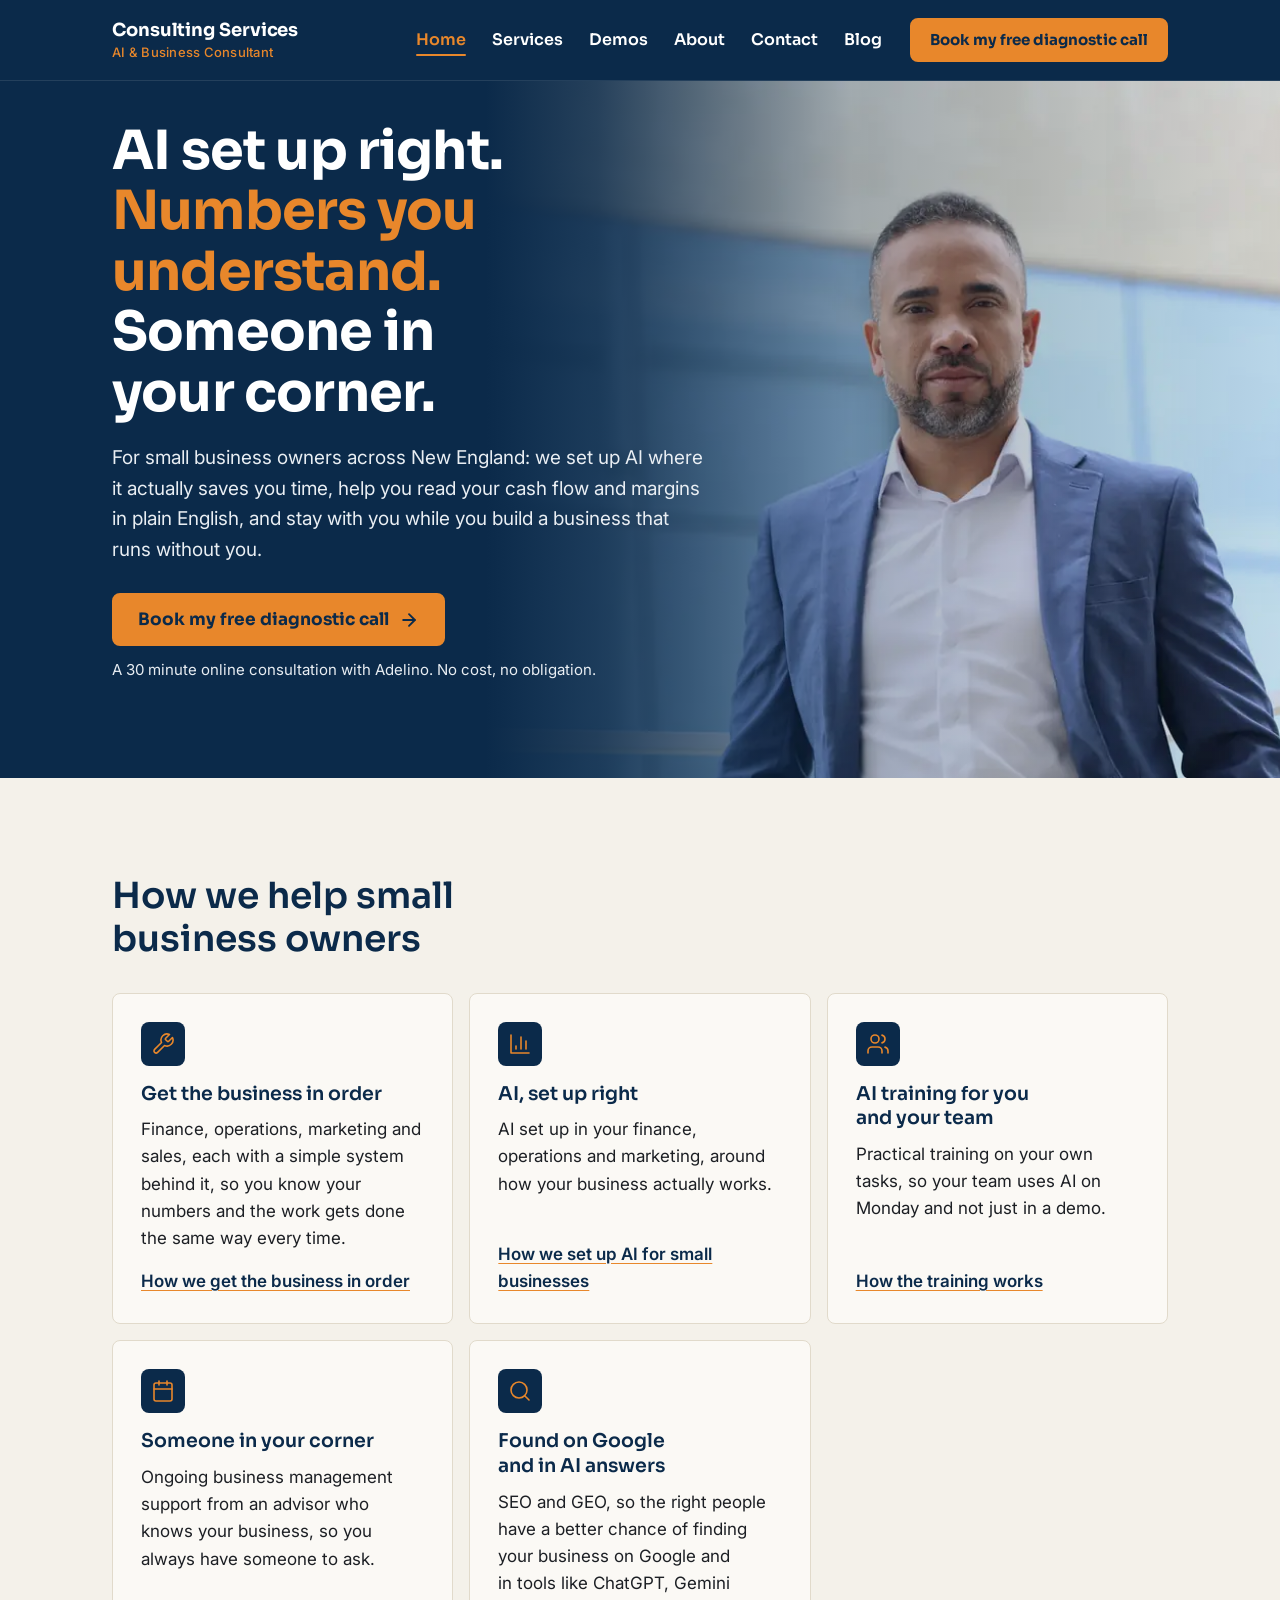
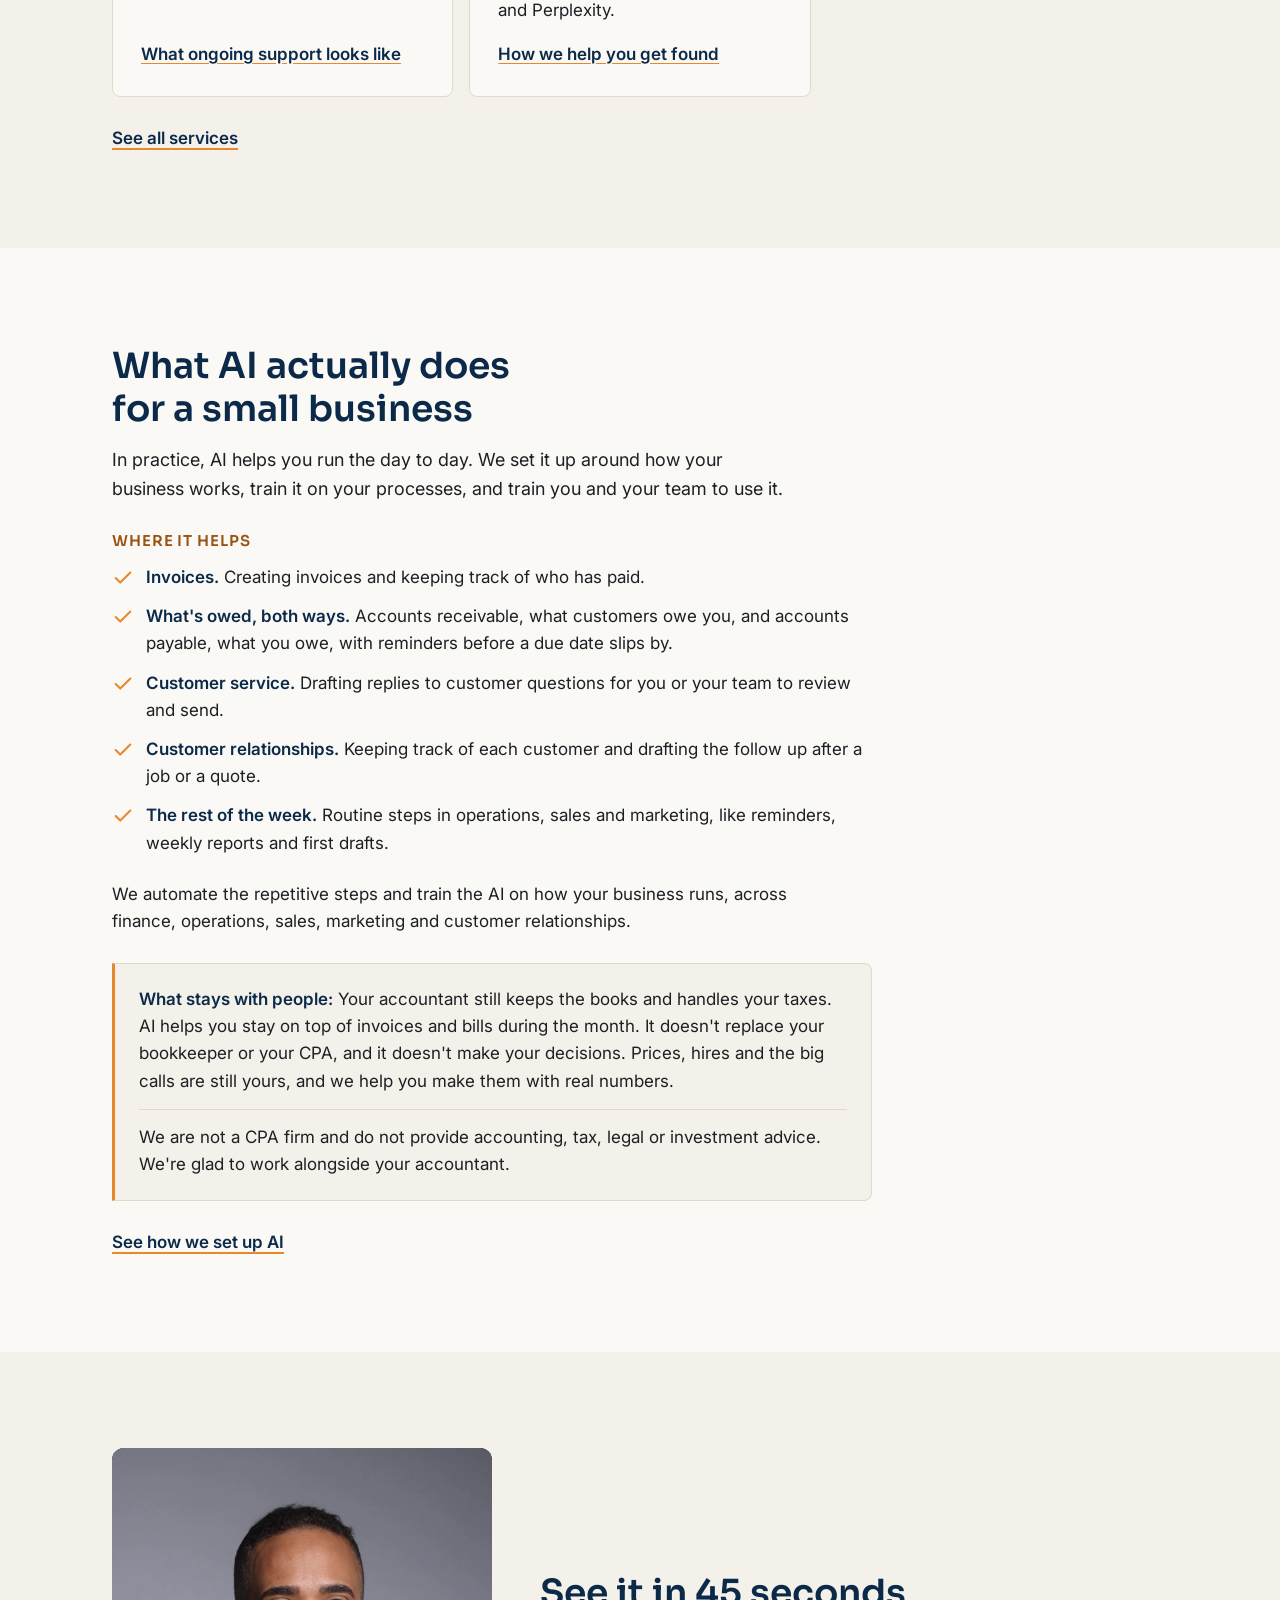
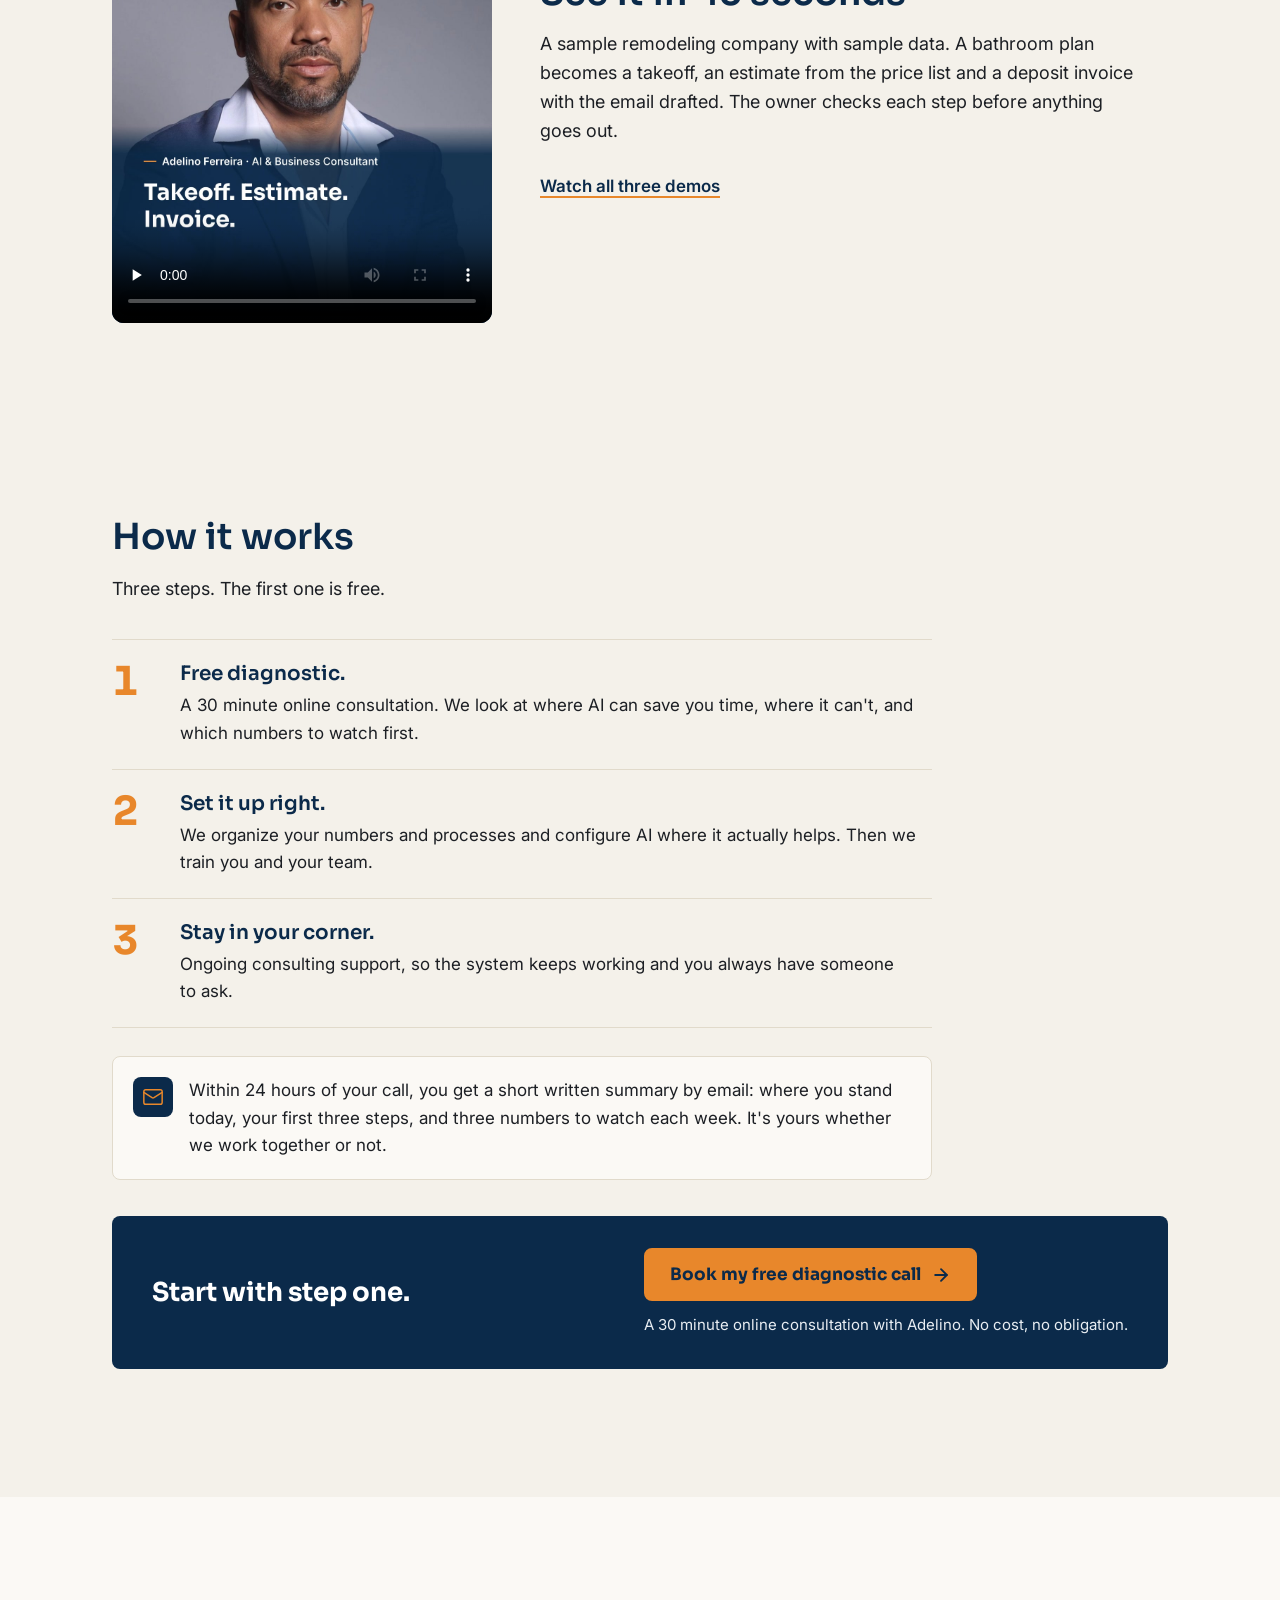
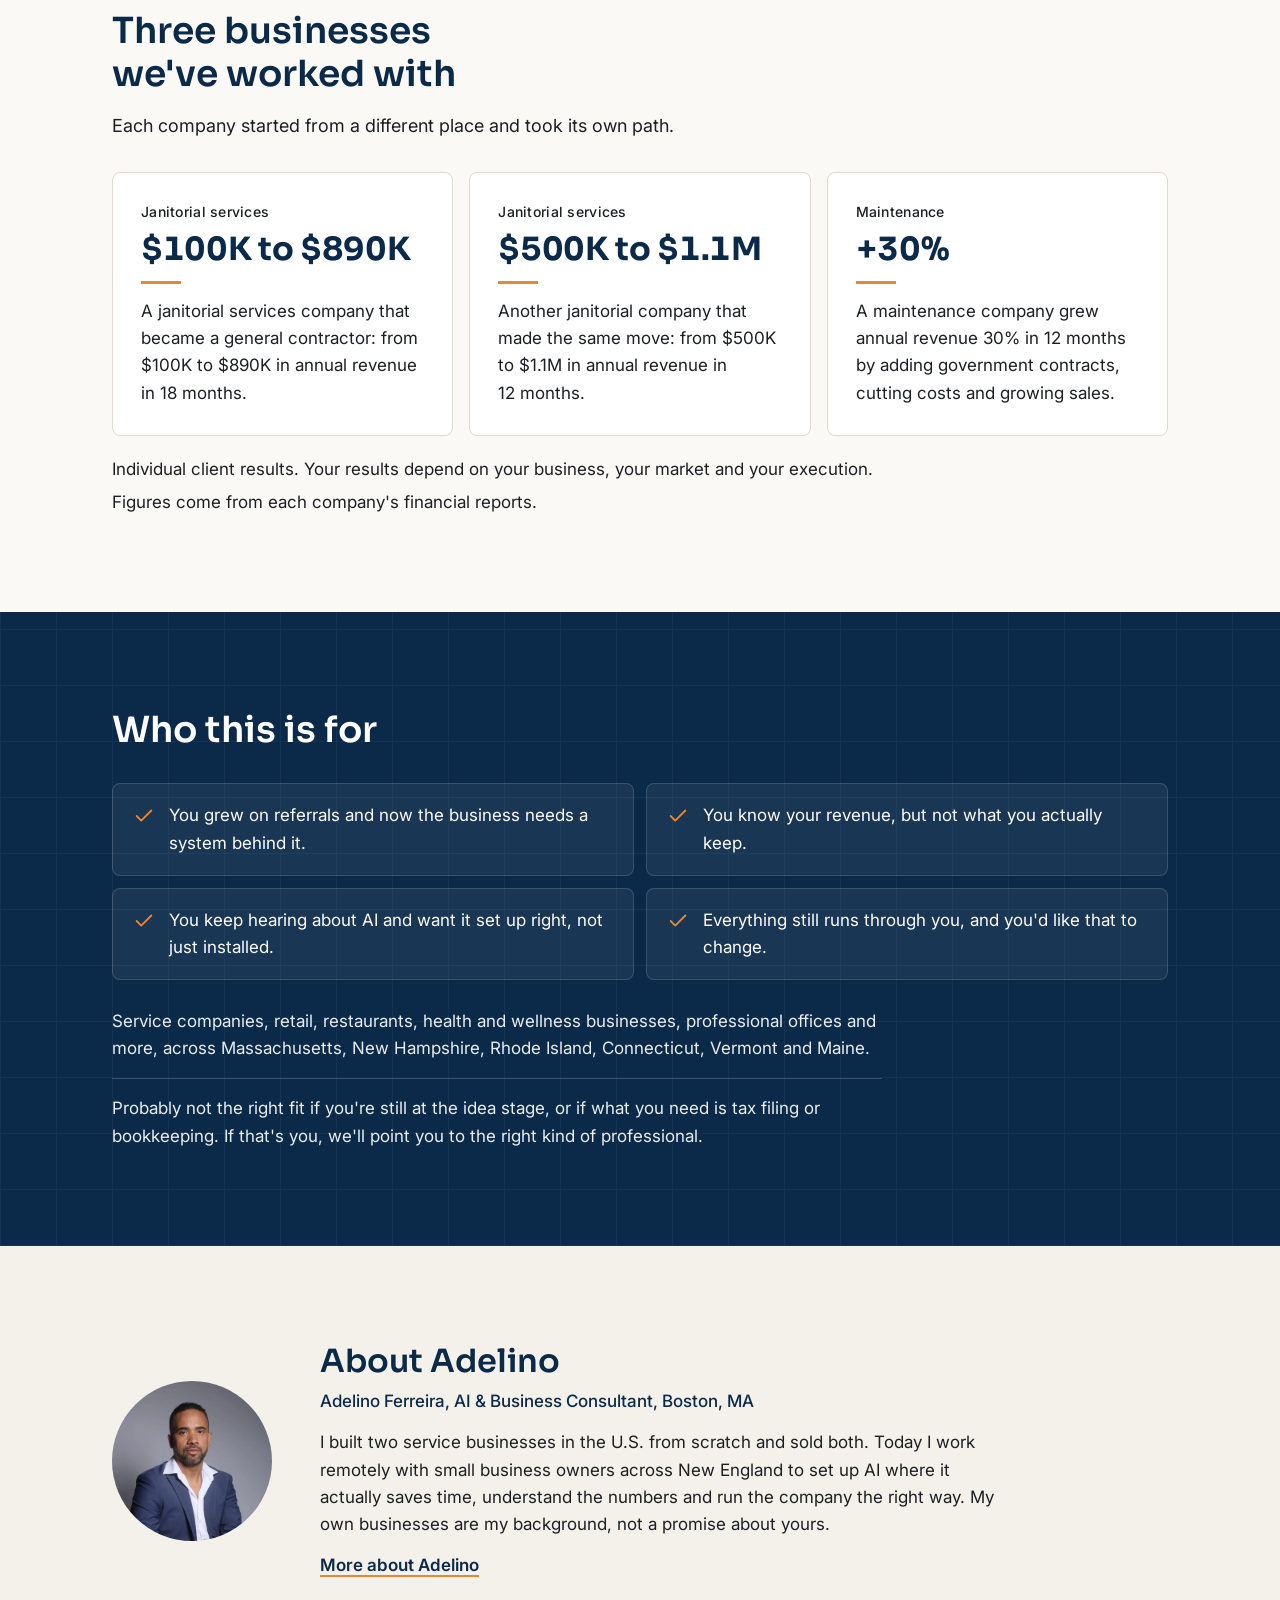
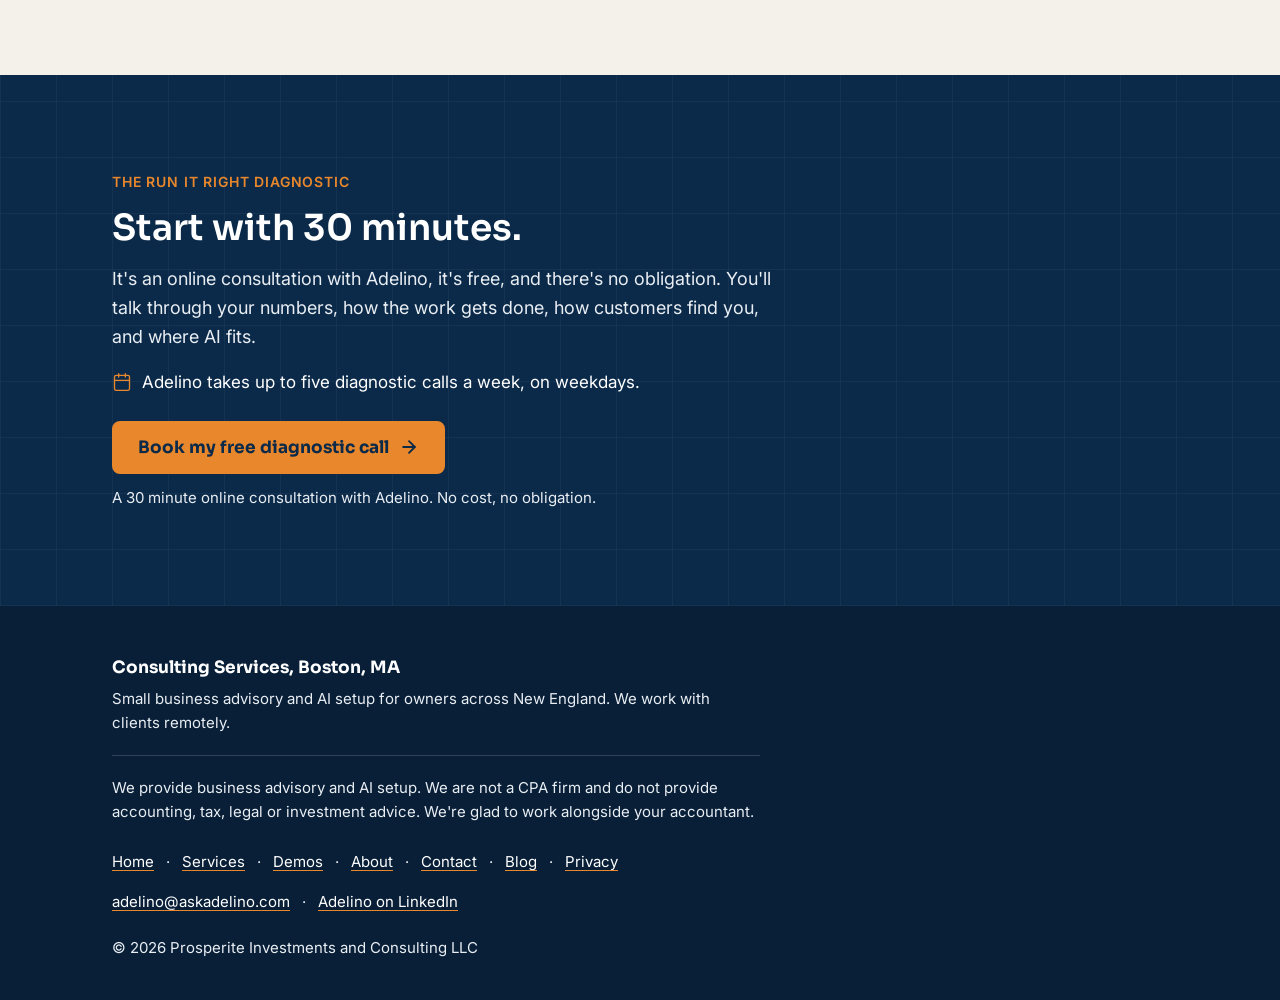
<file: index.html>
<!doctype html>
<html lang="en-US">
<head>
<meta charset="utf-8">
<meta name="viewport" content="width=device-width, initial-scale=1">
<script>document.documentElement.classList.add('js');</script>
<title>AI &amp; Business Consultant in Boston | Consulting Services</title>
<meta name="description" content="Small business advisor in Boston, working remotely across New England. AI set up right, numbers in plain English. Book a free 30 minute online consultation.">
<link rel="canonical" href="https://askadelino.com/">
<meta name="theme-color" content="#0B2A4A">

<meta property="og:type" content="website">
<meta property="og:locale" content="en_US">
<meta property="og:site_name" content="Consulting Services">
<meta property="og:url" content="https://askadelino.com/">
<meta property="og:title" content="Consulting Services | AI &amp; Business Consultant in New England">
<meta property="og:description" content="Small business advisor in Boston, working remotely across New England. AI set up right, numbers in plain English. Book a free 30 minute online consultation.">
<meta property="og:image" content="https://askadelino.com/og.jpg">
<meta property="og:image:width" content="1200">
<meta property="og:image:height" content="630">
<meta property="og:image:alt" content="Adelino Ferreira, small business advisor, in a blue blazer outside an office building.">
<meta name="twitter:card" content="summary_large_image">
<meta name="twitter:title" content="Consulting Services | AI &amp; Business Consultant in New England">
<meta name="twitter:description" content="Small business advisor in Boston, working remotely across New England. AI set up right, numbers in plain English. Book a free 30 minute online consultation.">
<meta name="twitter:image" content="https://askadelino.com/og.jpg">
<meta name="twitter:image:alt" content="Adelino Ferreira, small business advisor, in a blue blazer outside an office building.">

<link rel="icon" href="/favicon.svg" type="image/svg+xml">
<link rel="icon" href="/favicon-32.png" type="image/png" sizes="32x32">
<link rel="apple-touch-icon" href="/apple-touch-icon.png">
<link rel="preload" as="image" type="image/webp" href="/assets/adelino-ferreira-small-business-advisor-1600.webp"
      imagesrcset="/assets/adelino-ferreira-small-business-advisor-640.webp 640w, /assets/adelino-ferreira-small-business-advisor-1024.webp 1024w, /assets/adelino-ferreira-small-business-advisor-1600.webp 1600w"
      imagesizes="(min-width: 960px) 62vw, 100vw" fetchpriority="high">
<link rel="preconnect" href="https://fonts.googleapis.com">
<link rel="preconnect" href="https://fonts.gstatic.com" crossorigin>
<link rel="stylesheet" href="https://fonts.googleapis.com/css2?family=Inter:wght@400;500;600&family=Sora:wght@600;700&display=swap">
<link rel="stylesheet" href="/assets/site.css">
<script src="/assets/meta-pixel.js"></script>
<script type="application/ld+json">
{
  "@context": "https://schema.org",
  "@graph": [
    {
      "@type": "ProfessionalService",
      "@id": "https://askadelino.com/#business",
      "name": "Consulting Services",
      "legalName": "Prosperite Investments and Consulting LLC",
      "description": "Business advisory for small business owners in New England: AI set up right, numbers you understand, someone in your corner.",
      "url": "https://askadelino.com/",
      "logo": "https://askadelino.com/apple-touch-icon.png",
      "image": "https://askadelino.com/assets/adelino-ferreira-small-business-advisor-1600.jpg",
      "email": "adelino@askadelino.com",
      "address": {
        "@type": "PostalAddress",
        "addressLocality": "Boston",
        "addressRegion": "MA",
        "addressCountry": "US"
      },
      "areaServed": [
        {
          "@type": "State",
          "name": "Massachusetts"
        },
        {
          "@type": "State",
          "name": "New Hampshire"
        },
        {
          "@type": "State",
          "name": "Rhode Island"
        },
        {
          "@type": "State",
          "name": "Connecticut"
        },
        {
          "@type": "State",
          "name": "Vermont"
        },
        {
          "@type": "State",
          "name": "Maine"
        }
      ],
      "founder": {
        "@id": "https://askadelino.com/about/#adelino"
      },
      "knowsAbout": [
        "Small business management",
        "Setting up AI for small businesses",
        "Cash flow and margins for small businesses",
        "SEO and GEO"
      ],
      "makesOffer": {
        "@type": "Offer",
        "name": "The Run It Right Diagnostic",
        "description": "A free 30 minute online consultation for small business owners across New England.",
        "price": "0",
        "priceCurrency": "USD",
        "url": "https://askadelino.com/diagnostic/"
      },
      "sameAs": [
        "https://www.linkedin.com/in/adelino-ferreira-972801154"
      ]
    },
    {
      "@type": "WebSite",
      "@id": "https://askadelino.com/#website",
      "url": "https://askadelino.com/",
      "name": "Consulting Services",
      "publisher": {
        "@id": "https://askadelino.com/#business"
      },
      "inLanguage": "en-US"
    }
  ]
}
</script>
</head>
<body>

<svg width="0" height="0" style="position:absolute" aria-hidden="true" focusable="false">
  <defs>
    <symbol id="i-menu" viewBox="0 0 24 24"><path d="M4 7h16"/><path d="M4 12h16"/><path d="M4 17h16"/></symbol>
    <symbol id="i-x" viewBox="0 0 24 24"><path d="M18 6 6 18"/><path d="m6 6 12 12"/></symbol>
    <symbol id="i-right" viewBox="0 0 24 24"><path d="M5 12h14"/><path d="m12 5 7 7-7 7"/></symbol>
    <symbol id="i-check" viewBox="0 0 24 24"><path d="M20 6 9 17l-5-5"/></symbol>
    <symbol id="i-wrench" viewBox="0 0 24 24"><path d="M14.7 6.3a1 1 0 0 0 0 1.4l1.6 1.6a1 1 0 0 0 1.4 0l3.77-3.77a6 6 0 0 1-7.94 7.94l-6.91 6.91a2.12 2.12 0 0 1-3-3l6.91-6.91a6 6 0 0 1 7.94-7.94l-3.76 3.76z"/></symbol>
    <symbol id="i-bar" viewBox="0 0 24 24"><path d="M3 3v18h18"/><path d="M18 17V9"/><path d="M13 17V5"/><path d="M8 17v-3"/></symbol>
    <symbol id="i-users" viewBox="0 0 24 24"><path d="M16 21v-2a4 4 0 0 0-4-4H6a4 4 0 0 0-4 4v2"/><circle cx="9" cy="7" r="4"/><path d="M22 21v-2a4 4 0 0 0-3-3.87"/><path d="M16 3.13a4 4 0 0 1 0 7.75"/></symbol>
    <symbol id="i-cal" viewBox="0 0 24 24"><rect width="18" height="18" x="3" y="4" rx="2"/><path d="M16 2v4"/><path d="M8 2v4"/><path d="M3 10h18"/></symbol>
    <symbol id="i-search" viewBox="0 0 24 24"><path d="M11 3a8 8 0 1 0 0 16 8 8 0 0 0 0-16z"/><path d="m21 21-4.3-4.3"/></symbol>
    <symbol id="i-mail" viewBox="0 0 24 24"><rect width="20" height="16" x="2" y="4" rx="2"/><path d="m22 7-8.97 5.7a1.94 1.94 0 0 1-2.06 0L2 7"/></symbol>
  </defs>
</svg>

<header class="site-header">
  <div class="wrap bar">
    <a class="lockup" href="/">
      <span class="name">Consulting Services</span>
      <span class="desc">AI &amp; Business Consultant</span>
    </a>
    <button class="nav-toggle" type="button" aria-expanded="false" aria-controls="site-nav">
      <svg class="ic i-open" aria-hidden="true"><use href="#i-menu"/></svg><svg class="ic i-close" aria-hidden="true"><use href="#i-x"/></svg>
      <span class="nav-toggle-label">Menu</span>
    </button>
    <nav class="site-nav" id="site-nav" aria-label="Main">
      <ul class="nav-list">
        <li><a href="/" aria-current="page">Home</a></li>
        <li><a href="/services/">Services</a></li><li><a href="/demo/">Demos</a></li>
        <li><a href="/about/">About</a></li>
        <li><a href="/contact/">Contact</a></li>
        <li><a href="/blog/">Blog</a></li>
      </ul>
      <a class="btn btn-sm head-cta" href="/diagnostic/#book" aria-label="Book my free diagnostic call, opens the booking page">Book my free diagnostic call</a>
    </nav>
  </div>
</header>

<main>

  <section class="hero dark" aria-labelledby="hero-title">
    <div class="hero-media">
      <picture>
        <source type="image/webp"
                srcset="/assets/adelino-ferreira-small-business-advisor-640.webp 640w, /assets/adelino-ferreira-small-business-advisor-1024.webp 1024w, /assets/adelino-ferreira-small-business-advisor-1600.webp 1600w"
                sizes="(min-width: 960px) 62vw, 100vw">
        <img src="/assets/adelino-ferreira-small-business-advisor-1600.jpg"
             srcset="/assets/adelino-ferreira-small-business-advisor-640.jpg 640w, /assets/adelino-ferreira-small-business-advisor-1024.jpg 1024w, /assets/adelino-ferreira-small-business-advisor-1600.jpg 1600w"
             sizes="(min-width: 960px) 62vw, 100vw"
             width="1600" height="1066" fetchpriority="high" decoding="async"
             alt="Adelino Ferreira, small business advisor, in a blue blazer outside an office building.">
      </picture>
    </div>
    <div class="hero-copy">
      <div class="wrap">
        <h1 id="hero-title"><span class="l">AI set up right.</span> <span class="l">Numbers you understand.</span> <span class="l">Someone in your corner.</span></h1>
        <p class="sub">For small business owners across New England: we set up AI where it actually saves you time, help you read your cash flow and margins in plain English, and stay with you while you build a business that runs without you.</p>
        <div class="cta">
          <a class="btn" href="/diagnostic/#book">Book my free diagnostic call <svg class="ic" aria-hidden="true"><use href="#i-right"/></svg></a>
          <p class="micro">A 30 minute online consultation with Adelino. No cost, no obligation.</p>
        </div>
      </div>
    </div>
  </section>

  <section class="section" aria-labelledby="services-title">
    <div class="wrap">
      <h2 id="services-title">How we help small business owners</h2>
      <div class="cards svc-cards">
        <article class="card">
          <div class="ic-wrap" aria-hidden="true"><svg class="ic" aria-hidden="true"><use href="#i-wrench"/></svg></div>
          <h3>Get the business in order</h3>
          <p>Finance, operations, marketing and sales, each with a simple system behind it, so you know your numbers and the work gets done the same way every time.</p>
          <a class="more" href="/services/#organize">How we get the business in order</a>
        </article>
        <article class="card">
          <div class="ic-wrap" aria-hidden="true"><svg class="ic" aria-hidden="true"><use href="#i-bar"/></svg></div>
          <h3>AI, set up right</h3>
          <p>AI set up in your finance, operations and marketing, around how your business actually works.</p>
          <a class="more" href="/services/#ai-setup">How we set up AI for small businesses</a>
        </article>
        <article class="card">
          <div class="ic-wrap" aria-hidden="true"><svg class="ic" aria-hidden="true"><use href="#i-users"/></svg></div>
          <h3>AI training for you and your team</h3>
          <p>Practical training on your own tasks, so your team uses AI on Monday and not just in a demo.</p>
          <a class="more" href="/services/#ai-training">How the training works</a>
        </article>
        <article class="card">
          <div class="ic-wrap" aria-hidden="true"><svg class="ic" aria-hidden="true"><use href="#i-cal"/></svg></div>
          <h3>Someone in your corner</h3>
          <p>Ongoing business management support from an advisor who knows your business, so you always have someone to ask.</p>
          <a class="more" href="/services/#ongoing-support">What ongoing support looks like</a>
        </article>
        <article class="card">
          <div class="ic-wrap" aria-hidden="true"><svg class="ic" aria-hidden="true"><use href="#i-search"/></svg></div>
          <h3>Found on Google and in AI answers</h3>
          <p>SEO and GEO, so the right people have a better chance of finding your business on Google and in tools like ChatGPT, Gemini and Perplexity.</p>
          <a class="more" href="/services/#seo-geo">How we help you get found</a>
        </article>
      </div>
      <p class="section-foot"><a class="text-link" href="/services/">See all services</a></p>
    </div>
  </section>

  <section class="section paper" aria-labelledby="ai-title">
    <div class="wrap ai-home">
      <h2 id="ai-title">What AI actually does for a small business</h2>
      <p class="lead">In practice, AI helps you run the day to day. We set it up around how your business works, train it on your processes, and train you and your team to use it.</p>
      <h3 class="mini">Where it helps</h3>
      <ul class="help-list">
        <li><svg class="ic" aria-hidden="true"><use href="#i-check"/></svg><span><strong>Invoices.</strong> Creating invoices and keeping track of who has paid.</span></li>
        <li><svg class="ic" aria-hidden="true"><use href="#i-check"/></svg><span><strong>What's owed, both ways.</strong> Accounts receivable, what customers owe you, and accounts payable, what you owe, with reminders before a due date slips by.</span></li>
        <li><svg class="ic" aria-hidden="true"><use href="#i-check"/></svg><span><strong>Customer service.</strong> Drafting replies to customer questions for you or your team to review and send.</span></li>
        <li><svg class="ic" aria-hidden="true"><use href="#i-check"/></svg><span><strong>Customer relationships.</strong> Keeping track of each customer and drafting the follow up after a job or a quote.</span></li>
        <li><svg class="ic" aria-hidden="true"><use href="#i-check"/></svg><span><strong>The rest of the week.</strong> Routine steps in operations, sales and marketing, like reminders, weekly reports and first drafts.</span></li>
      </ul>
      <p class="body-lg">We automate the repetitive steps and train the AI on how your business runs, across finance, operations, sales, marketing and customer relationships.</p>
      <div class="stays">
        <p><strong>What stays with people:</strong> Your accountant still keeps the books and handles your taxes. AI helps you stay on top of invoices and bills during the month. It doesn't replace your bookkeeper or your CPA, and it doesn't make your decisions. Prices, hires and the big calls are still yours, and we help you make them with real numbers.</p>
        <p class="scope-inline">We are not a CPA firm and do not provide accounting, tax, legal or investment advice. We're glad to work alongside your accountant.</p>
      </div>
      <p class="section-foot"><a class="text-link" href="/services/#ai-setup">See how we set up AI</a></p>
    </div>
  </section>

  <section class="section" aria-labelledby="demo-title">
    <style>
      .home-demo { display: grid; gap: 24px; align-items: center; }
      .home-demo video { width: 100%; max-width: 380px; aspect-ratio: 4 / 5; border-radius: 12px; background: #0B2A4A; display: block; }
      @media (min-width: 860px) { .home-demo { grid-template-columns: 380px 1fr; gap: 48px; } }
    </style>
    <div class="wrap home-demo">
      <video controls playsinline preload="none" poster="/assets/video/demo1-poster.jpg" aria-label="Demonstration video: takeoff, estimate and invoice">
        <source src="/assets/video/demo1-takeoff-estimate-invoice.mp4" type="video/mp4">
      </video>
      <div>
        <h2 id="demo-title">See it in 45 seconds</h2>
        <p class="lead">A sample remodeling company with sample data. A bathroom plan becomes a takeoff, an estimate from the price list and a deposit invoice with the email drafted. The owner checks each step before anything goes out.</p>
        <p class="section-foot"><a class="text-link" href="/demo/">Watch all three demos</a></p>
      </div>
    </div>
  </section>

  <section class="section how" aria-labelledby="how-title">
    <div class="wrap">
      <h2 id="how-title">How it works</h2>
      <p class="lead">Three steps. The first one is free.</p>
      <ol class="steps">
        <li>
          <h3>Free diagnostic.</h3>
          <p>A 30 minute online consultation. We look at where AI can save you time, where it can't, and which numbers to watch first.</p>
        </li>
        <li>
          <h3>Set it up right.</h3>
          <p>We organize your numbers and processes and configure AI where it actually helps. Then we train you and your team.</p>
        </li>
        <li>
          <h3>Stay in your corner.</h3>
          <p>Ongoing consulting support, so the system keeps working and you always have someone to ask.</p>
        </li>
      </ol>
      <div class="snapshot">
        <div class="ic-wrap" aria-hidden="true"><svg class="ic" aria-hidden="true"><use href="#i-mail"/></svg></div>
        <p>Within 24 hours of your call, you get a short written summary by email: where you stand today, your first three steps, and three numbers to watch each week. It's yours whether we work together or not.</p>
      </div>
      <div class="mid-cta dark">
        <p class="kick">Start with step one.</p>
        <div>
          <a class="btn" href="/diagnostic/#book">Book my free diagnostic call <svg class="ic" aria-hidden="true"><use href="#i-right"/></svg></a>
          <p class="micro">A 30 minute online consultation with Adelino. No cost, no obligation.</p>
        </div>
      </div>
    </div>
  </section>

  <section class="section paper cases" aria-labelledby="cases-title">
    <div class="wrap">
      <h2 id="cases-title">Three businesses we've worked with</h2>
      <p class="lead">Each company started from a different place and took its own path.</p>
      <ol class="cards case-list">
        <li class="card case">
          <p class="tag">Janitorial services</p>
          <p class="figure">$100K to $890K</p>
          <p>A janitorial services company that became a general contractor: from $100K to $890K in annual revenue in 18 months.</p>
        </li>
        <li class="card case">
          <p class="tag">Janitorial services</p>
          <p class="figure">$500K to $1.1M</p>
          <p>Another janitorial company that made the same move: from $500K to $1.1M in annual revenue in 12 months.</p>
        </li>
        <li class="card case">
          <p class="tag">Maintenance</p>
          <p class="figure">+30%</p>
          <p>A maintenance company grew annual revenue 30% in 12 months by adding government contracts, cutting costs and growing sales.</p>
        </li>
      </ol>
      <p class="notice">Individual client results. Your results depend on your business, your market and your execution.</p>
      <p class="notice">Figures come from each company's financial reports.</p>
    </div>
  </section>

  <section class="section dark grid-bg" aria-labelledby="fit-title">
    <div class="wrap">
      <h2 id="fit-title">Who this is for</h2>
      <ul class="fit-list">
        <li><svg class="ic" aria-hidden="true"><use href="#i-check"/></svg><span>You grew on referrals and now the business needs a system behind it.</span></li>
        <li><svg class="ic" aria-hidden="true"><use href="#i-check"/></svg><span>You know your revenue, but not what you actually keep.</span></li>
        <li><svg class="ic" aria-hidden="true"><use href="#i-check"/></svg><span>You keep hearing about AI and want it set up right, not just installed.</span></li>
        <li><svg class="ic" aria-hidden="true"><use href="#i-check"/></svg><span>Everything still runs through you, and you'd like that to change.</span></li>
      </ul>
      <p class="sectors">Service companies, retail, restaurants, health and wellness businesses, professional offices and more, across Massachusetts, New Hampshire, Rhode Island, Connecticut, Vermont and Maine.</p>
      <p class="not-fit">Probably not the right fit if you're still at the idea stage, or if what you need is tax filing or bookkeeping. If that's you, we'll point you to the right kind of professional.</p>
    </div>
  </section>

  <section class="section" aria-labelledby="about-title">
    <div class="wrap">
      <div class="cred-band">
        <div class="cred-photo">
          <picture>
            <source type="image/webp" srcset="/assets/adelino-ferreira-business-advisor.webp">
            <img src="/assets/adelino-ferreira-business-advisor.jpg" width="800" height="1000" loading="lazy" decoding="async"
                 alt="Adelino Ferreira, business advisor.">
          </picture>
        </div>
        <div>
          <h2 id="about-title">About Adelino</h2>
          <p class="who">Adelino Ferreira, AI &amp; Business Consultant, Boston, MA</p>
          <p class="about-short">I built two service businesses in the U.S. from scratch and sold both. Today I work remotely with small business owners across New England to set up AI where it actually saves time, understand the numbers and run the company the right way. My own businesses are my background, not a promise about yours.</p>
          <a class="text-link" href="/about/">More about Adelino</a>
        </div>
      </div>
    </div>
  </section>

  <section class="section dark grid-bg cta-band" aria-labelledby="cta-title">
    <div class="wrap">
      <p class="eyebrow">The Run It Right Diagnostic</p>
      <h2 id="cta-title">Start with 30 minutes.</h2>
      <p class="lead">It's an online consultation with Adelino, it's free, and there's no obligation. You'll talk through your numbers, how the work gets done, how customers find you, and where AI fits.</p>
      <p class="cap-line"><svg class="ic" aria-hidden="true"><use href="#i-cal"/></svg><span>Adelino takes up to five diagnostic calls a week, on weekdays.</span></p>
      <div class="actions">
        <a class="btn" href="/diagnostic/#book">Book my free diagnostic call <svg class="ic" aria-hidden="true"><use href="#i-right"/></svg></a>
        <p class="micro">A 30 minute online consultation with Adelino. No cost, no obligation.</p>
      </div>
    </div>
  </section>

</main>

<footer class="site-foot">
  <div class="wrap">
    <p class="f-name">Consulting Services, Boston, MA</p>
    <p class="f-line">Small business advisory and AI setup for owners across New England. We work with clients remotely.</p>
    <p class="scope">We provide business advisory and AI setup. We are not a CPA firm and do not provide accounting, tax, legal or investment advice. We're glad to work alongside your accountant.</p>
    <nav aria-label="Footer"><p class="links"><a href="/" aria-current="page">Home</a> <span aria-hidden="true">·</span> <a href="/services/">Services</a> <span aria-hidden="true">·</span> <a href="/demo/">Demos</a> <span aria-hidden="true">·</span> <a href="/about/">About</a> <span aria-hidden="true">·</span> <a href="/contact/">Contact</a> <span aria-hidden="true">·</span> <a href="/blog/">Blog</a> <span aria-hidden="true">·</span> <a href="/privacy/">Privacy</a></p></nav>
    <p class="links contact-links"><a href="mailto:adelino@askadelino.com">adelino@askadelino.com</a> <span aria-hidden="true">·</span> <a href="https://www.linkedin.com/in/adelino-ferreira-972801154" rel="me noopener" target="_blank">Adelino on LinkedIn</a></p>
    <p class="copy">© 2026 Prosperite Investments and Consulting LLC</p>
  </div>
</footer>

<script src="/assets/site.js" defer></script>
</body>
</html>
</file>
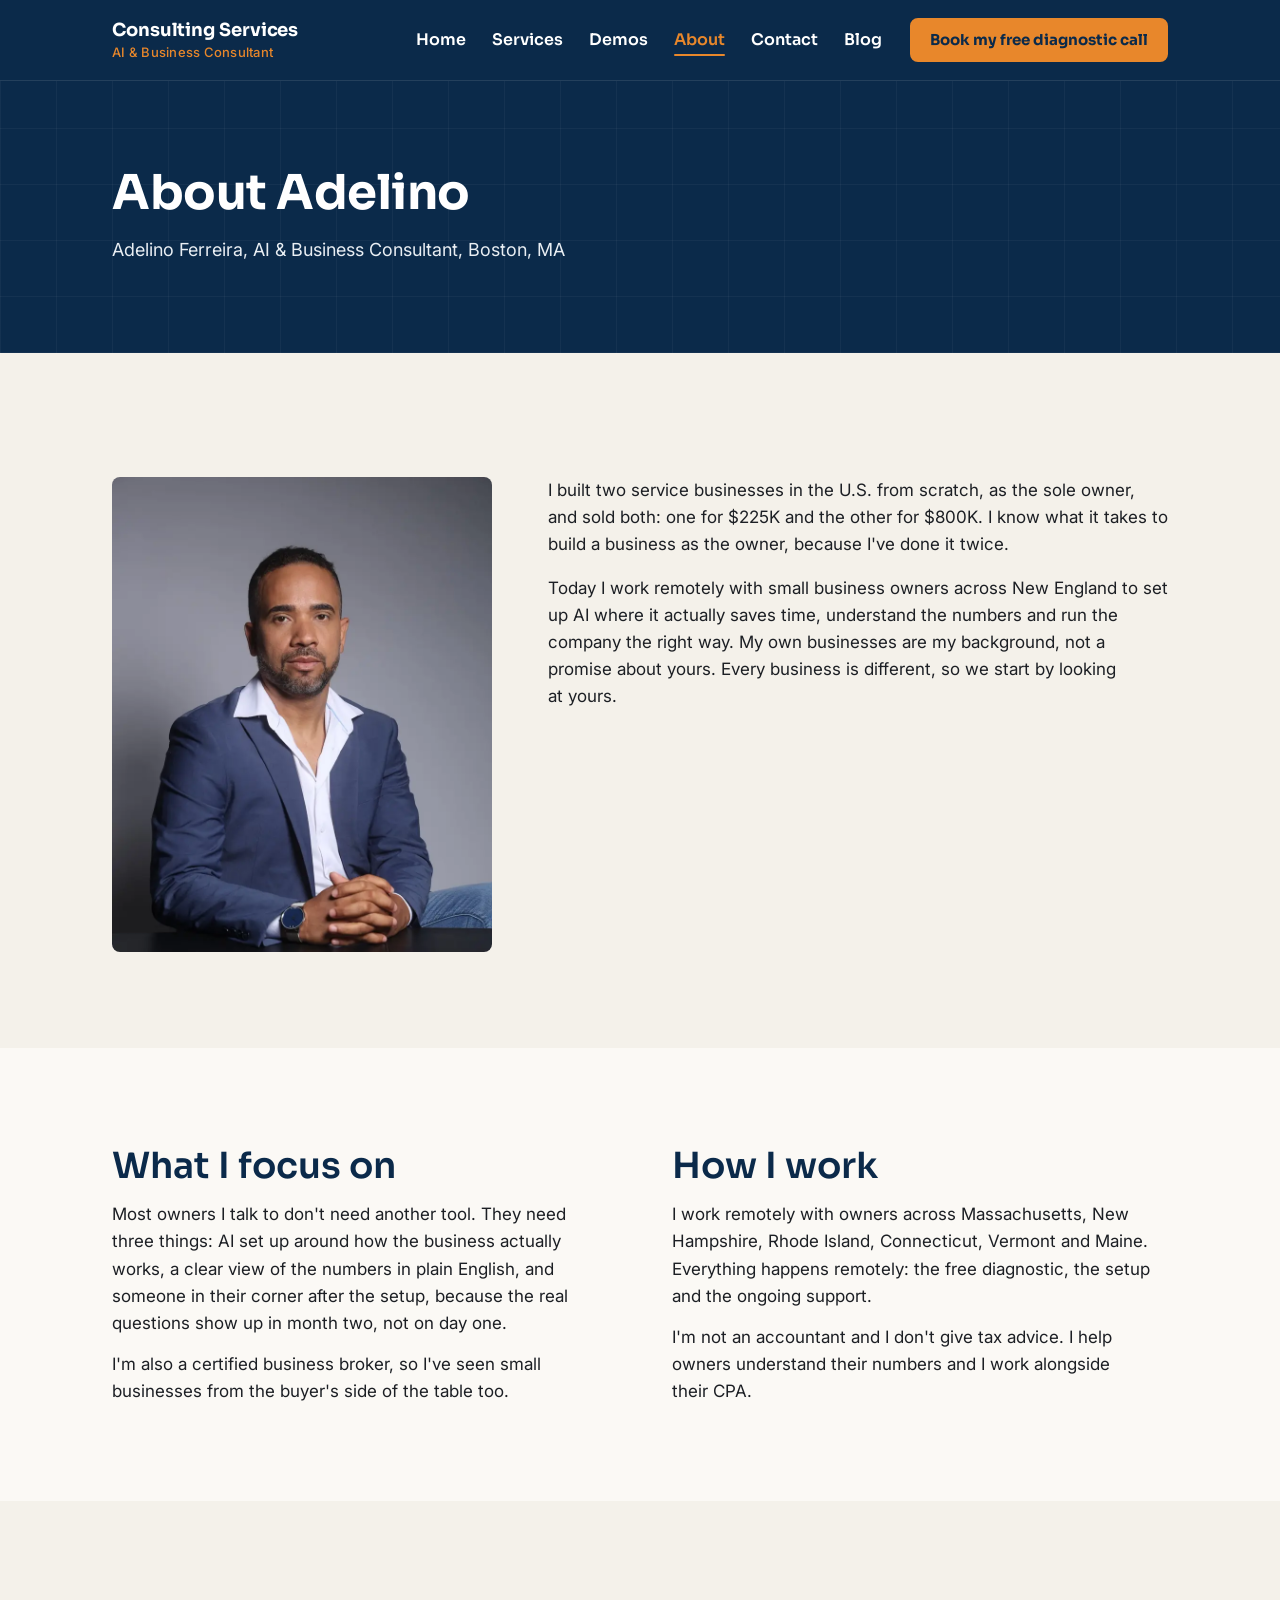
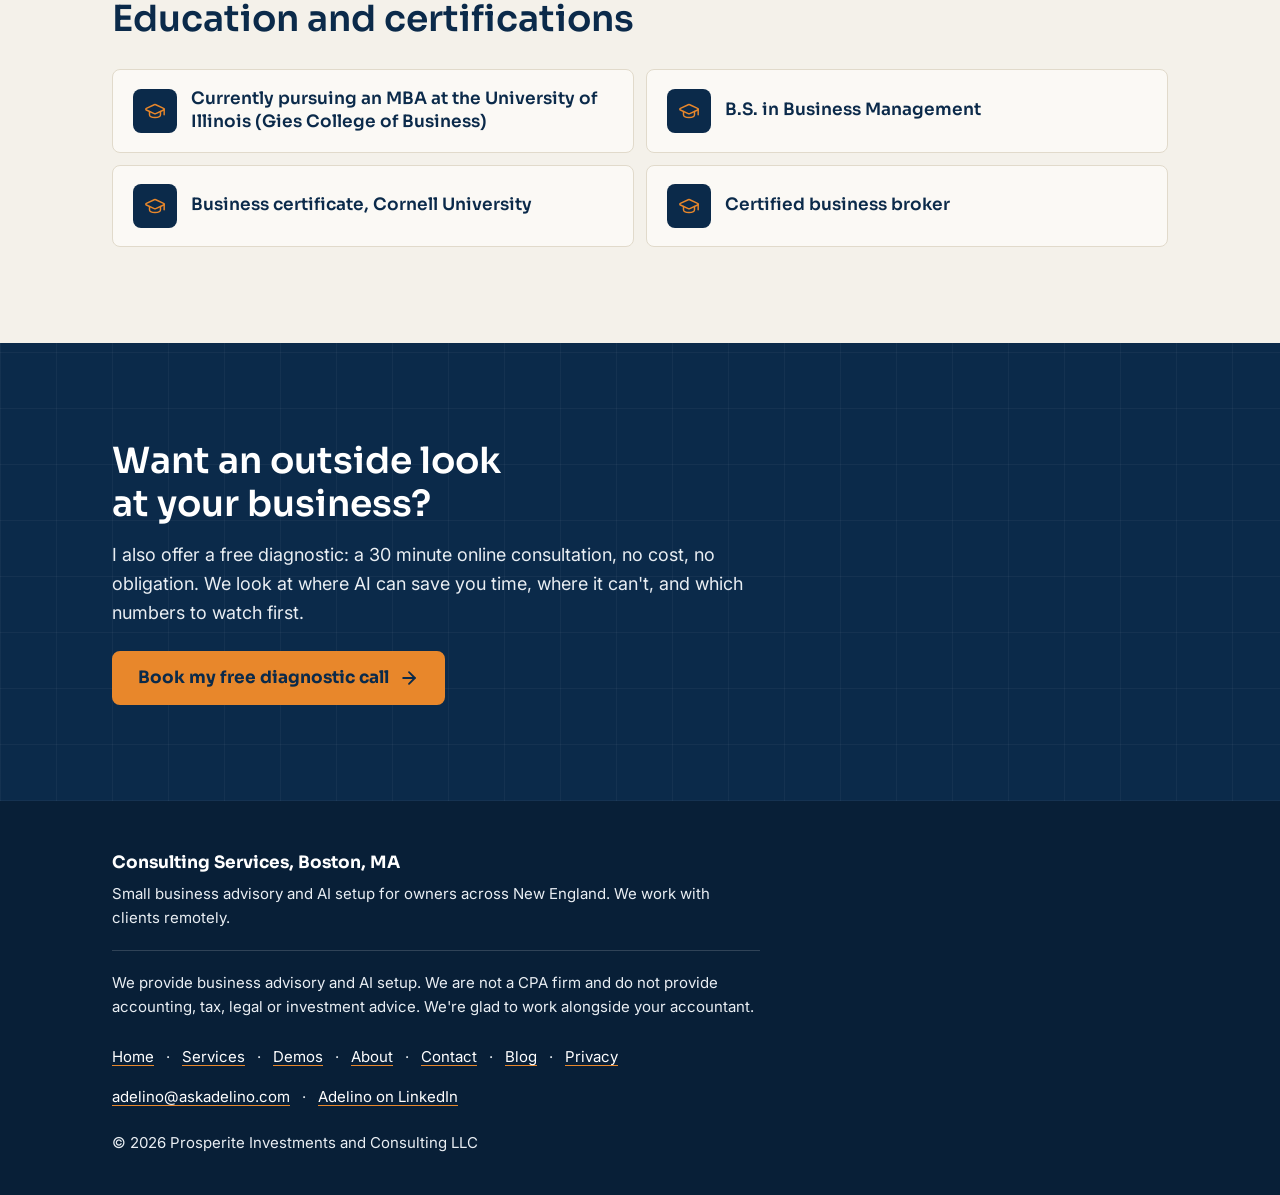
<file: about/index.html>
<!doctype html>
<html lang="en-US">
<head>
<meta charset="utf-8">
<meta name="viewport" content="width=device-width, initial-scale=1">
<script>document.documentElement.classList.add('js');</script>
<title>About Adelino Ferreira, Business Advisor in Boston</title>
<meta name="description" content="Adelino Ferreira built and sold two U.S. service businesses. Today he works remotely with owners across New England on AI and their numbers.">
<link rel="canonical" href="https://askadelino.com/about/">
<meta name="theme-color" content="#0B2A4A">

<meta property="og:type" content="profile">
<meta property="og:locale" content="en_US">
<meta property="og:site_name" content="Consulting Services">
<meta property="og:url" content="https://askadelino.com/about/">
<meta property="og:title" content="About Adelino Ferreira, Business Advisor in Boston">
<meta property="og:description" content="Adelino Ferreira built and sold two U.S. service businesses. Today he works remotely with owners across New England on AI and their numbers.">
<meta property="og:image" content="https://askadelino.com/og.jpg">
<meta property="og:image:width" content="1200">
<meta property="og:image:height" content="630">
<meta property="og:image:alt" content="Adelino Ferreira, small business advisor, in a blue blazer outside an office building.">
<meta name="twitter:card" content="summary_large_image">
<meta name="twitter:title" content="About Adelino Ferreira, Business Advisor in Boston">
<meta name="twitter:description" content="Adelino Ferreira built and sold two U.S. service businesses. Today he works remotely with owners across New England on AI and their numbers.">
<meta name="twitter:image" content="https://askadelino.com/og.jpg">
<meta name="twitter:image:alt" content="Adelino Ferreira, small business advisor, in a blue blazer outside an office building.">

<link rel="icon" href="/favicon.svg" type="image/svg+xml">
<link rel="icon" href="/favicon-32.png" type="image/png" sizes="32x32">
<link rel="apple-touch-icon" href="/apple-touch-icon.png">
<link rel="preconnect" href="https://fonts.googleapis.com">
<link rel="preconnect" href="https://fonts.gstatic.com" crossorigin>
<link rel="stylesheet" href="https://fonts.googleapis.com/css2?family=Inter:wght@400;500;600&family=Sora:wght@600;700&display=swap">
<link rel="stylesheet" href="/assets/site.css">
<script src="/assets/meta-pixel.js"></script>
<script type="application/ld+json">
{
  "@context": "https://schema.org",
  "@type": "ProfilePage",
  "@id": "https://askadelino.com/about/#page",
  "url": "https://askadelino.com/about/",
  "mainEntity": {
    "@type": "Person",
    "@id": "https://askadelino.com/about/#adelino",
    "name": "Adelino Ferreira",
    "jobTitle": "AI & Business Consultant",
    "worksFor": {
      "@id": "https://askadelino.com/#business"
    },
    "description": "Built and sold two U.S. service businesses.",
    "image": "https://askadelino.com/assets/adelino-ferreira-business-advisor.jpg",
    "address": {
      "@type": "PostalAddress",
      "addressLocality": "Boston",
      "addressRegion": "MA",
      "addressCountry": "US"
    },
    "sameAs": [
      "https://www.linkedin.com/in/adelino-ferreira-972801154"
    ]
  }
}
</script>
</head>
<body class="about-page">

<svg width="0" height="0" style="position:absolute" aria-hidden="true" focusable="false">
  <defs>
    <symbol id="i-menu" viewBox="0 0 24 24"><path d="M4 7h16"/><path d="M4 12h16"/><path d="M4 17h16"/></symbol>
    <symbol id="i-x" viewBox="0 0 24 24"><path d="M18 6 6 18"/><path d="m6 6 12 12"/></symbol>
    <symbol id="i-right" viewBox="0 0 24 24"><path d="M5 12h14"/><path d="m12 5 7 7-7 7"/></symbol>
    <symbol id="i-cap" viewBox="0 0 24 24"><path d="M21.42 10.922a1 1 0 0 0-.019-1.838L12.83 5.18a2 2 0 0 0-1.66 0L2.6 9.08a1 1 0 0 0 0 1.832l8.57 3.908a2 2 0 0 0 1.66 0z"/><path d="M22 10v6"/><path d="M6 12.5V16a6 3 0 0 0 12 0v-3.5"/></symbol>
  </defs>
</svg>

<header class="site-header">
  <div class="wrap bar">
    <a class="lockup" href="/">
      <span class="name">Consulting Services</span>
      <span class="desc">AI &amp; Business Consultant</span>
    </a>
    <button class="nav-toggle" type="button" aria-expanded="false" aria-controls="site-nav">
      <svg class="ic i-open" aria-hidden="true"><use href="#i-menu"/></svg><svg class="ic i-close" aria-hidden="true"><use href="#i-x"/></svg>
      <span class="nav-toggle-label">Menu</span>
    </button>
    <nav class="site-nav" id="site-nav" aria-label="Main">
      <ul class="nav-list">
        <li><a href="/">Home</a></li>
        <li><a href="/services/">Services</a></li><li><a href="/demo/">Demos</a></li>
        <li><a href="/about/" aria-current="page">About</a></li>
        <li><a href="/contact/">Contact</a></li>
        <li><a href="/blog/">Blog</a></li>
      </ul>
      <a class="btn btn-sm head-cta" href="/diagnostic/#book" aria-label="Book my free diagnostic call, opens the booking page">Book my free diagnostic call</a>
    </nav>
  </div>
</header>

<main>

  <section class="page-hero dark grid-bg" aria-labelledby="page-title">
    <div class="wrap">
      <h1 id="page-title">About Adelino</h1>
      <p class="lead role-line">Adelino Ferreira, AI &amp; Business Consultant, Boston, MA</p>
    </div>
  </section>

  <section class="section" aria-label="Bio">
    <div class="wrap">
      <div class="about-grid">
        <div class="about-photo">
          <picture>
            <source type="image/webp" srcset="/assets/adelino-ferreira-business-advisor.webp">
            <img src="/assets/adelino-ferreira-business-advisor.jpg" width="800" height="1000" decoding="async"
                 alt="Adelino Ferreira, business advisor.">
          </picture>
        </div>
        <div class="about-text">
          <p>I built two service businesses in the U.S. from scratch, as the sole owner, and sold both: one for $225K and the other for $800K. I know what it takes to build a business as the owner, because I've done it twice.</p>
          <p>Today I work remotely with small business owners across New England to set up AI where it actually saves time, understand the numbers and run the company the right way. My own businesses are my background, not a promise about yours. Every business is different, so we start by looking at yours.</p>
        </div>
      </div>
    </div>
  </section>

  <section class="section paper">
    <div class="wrap two-col">
      <div>
        <h2 id="focus-title">What I focus on</h2>
        <p>Most owners I talk to don't need another tool. They need three things: AI set up around how the business actually works, a clear view of the numbers in plain English, and someone in their corner after the setup, because the real questions show up in month two, not on day one.</p>
        <p>I'm also a certified business broker, so I've seen small businesses from the buyer's side of the table too.</p>
      </div>
      <div>
        <h2 id="how-title">How I work</h2>
        <p>I work remotely with owners across Massachusetts, New Hampshire, Rhode Island, Connecticut, Vermont and Maine. Everything happens remotely: the free diagnostic, the setup and the ongoing support.</p>
        <p>I'm not an accountant and I don't give tax advice. I help owners understand their numbers and I work alongside their CPA.</p>
      </div>
    </div>
  </section>

  <section class="section" aria-labelledby="edu-title">
    <div class="wrap">
      <h2 id="edu-title">Education and certifications</h2>
      <ul class="cred-list cred-two">
          <li>
            <div class="ic-wrap" aria-hidden="true"><svg class="ic" aria-hidden="true"><use href="#i-cap"/></svg></div>
            <p class="cred-name">Currently pursuing an MBA at the University of Illinois (Gies College of Business)</p>
          </li>
          <li>
            <div class="ic-wrap" aria-hidden="true"><svg class="ic" aria-hidden="true"><use href="#i-cap"/></svg></div>
            <p class="cred-name">B.S. in Business Management</p>
          </li>
          <li>
            <div class="ic-wrap" aria-hidden="true"><svg class="ic" aria-hidden="true"><use href="#i-cap"/></svg></div>
            <p class="cred-name">Business certificate, Cornell University</p>
          </li>
          <li>
            <div class="ic-wrap" aria-hidden="true"><svg class="ic" aria-hidden="true"><use href="#i-cap"/></svg></div>
            <p class="cred-name">Certified business broker</p>
          </li>
          </ul>
    </div>
  </section>

  <section class="section dark grid-bg cta-band" aria-labelledby="cta-title">
    <div class="wrap">
      <h2 id="cta-title">Want an outside look at your business?</h2>
      <p class="lead">I also offer a free diagnostic: a 30 minute online consultation, no cost, no obligation. We look at where AI can save you time, where it can't, and which numbers to watch first.</p>
      <div class="actions">
        <a class="btn" href="/diagnostic/#book">Book my free diagnostic call <svg class="ic" aria-hidden="true"><use href="#i-right"/></svg></a>
      </div>
    </div>
  </section>

</main>

<footer class="site-foot">
  <div class="wrap">
    <p class="f-name">Consulting Services, Boston, MA</p>
    <p class="f-line">Small business advisory and AI setup for owners across New England. We work with clients remotely.</p>
    <p class="scope">We provide business advisory and AI setup. We are not a CPA firm and do not provide accounting, tax, legal or investment advice. We're glad to work alongside your accountant.</p>
    <nav aria-label="Footer"><p class="links"><a href="/">Home</a> <span aria-hidden="true">·</span> <a href="/services/">Services</a> <span aria-hidden="true">·</span> <a href="/demo/">Demos</a> <span aria-hidden="true">·</span> <a href="/about/" aria-current="page">About</a> <span aria-hidden="true">·</span> <a href="/contact/">Contact</a> <span aria-hidden="true">·</span> <a href="/blog/">Blog</a> <span aria-hidden="true">·</span> <a href="/privacy/">Privacy</a></p></nav>
    <p class="links contact-links"><a href="mailto:adelino@askadelino.com">adelino@askadelino.com</a> <span aria-hidden="true">·</span> <a href="https://www.linkedin.com/in/adelino-ferreira-972801154" rel="me noopener" target="_blank">Adelino on LinkedIn</a></p>
    <p class="copy">© 2026 Prosperite Investments and Consulting LLC</p>
  </div>
</footer>

<script src="/assets/site.js" defer></script>
</body>
</html>
</file>
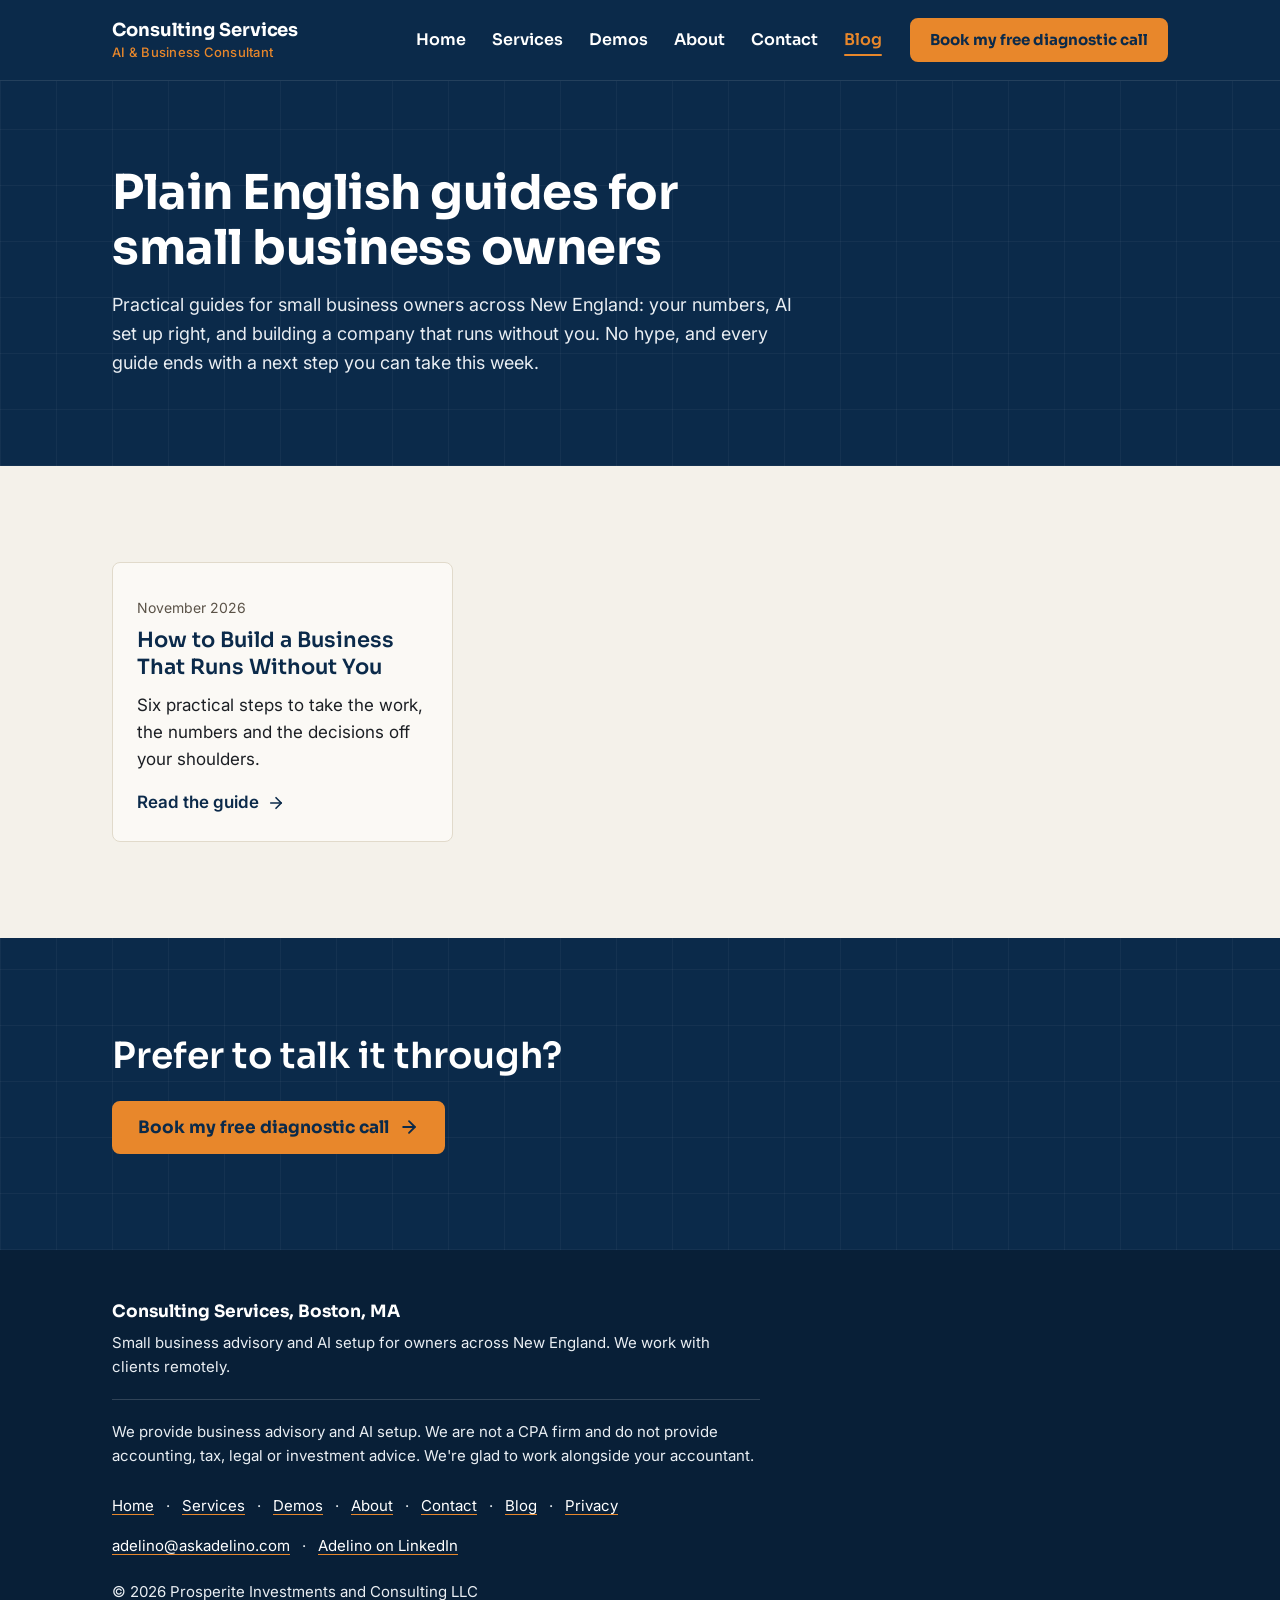
<file: blog/index.html>
<!doctype html>
<html lang="en-US">
<head>
<meta charset="utf-8">
<meta name="viewport" content="width=device-width, initial-scale=1">
<script>document.documentElement.classList.add('js');</script>
<title>Small Business Guides in Plain English | Consulting Services</title>
<meta name="description" content="Plain English guides for small business owners in New England: cash flow, margins, AI set up right and building a company that runs without you.">
<link rel="canonical" href="https://askadelino.com/blog/">
<meta name="theme-color" content="#0B2A4A">

<meta property="og:type" content="website">
<meta property="og:locale" content="en_US">
<meta property="og:site_name" content="Consulting Services">
<meta property="og:url" content="https://askadelino.com/blog/">
<meta property="og:title" content="Small Business Guides in Plain English | Consulting Services">
<meta property="og:description" content="Plain English guides for small business owners in New England: cash flow, margins, AI set up right and building a company that runs without you.">
<meta property="og:image" content="https://askadelino.com/og.jpg">
<meta property="og:image:width" content="1200">
<meta property="og:image:height" content="630">
<meta property="og:image:alt" content="Adelino Ferreira, small business advisor, in a blue blazer outside an office building.">
<meta name="twitter:card" content="summary_large_image">
<meta name="twitter:title" content="Small Business Guides in Plain English | Consulting Services">
<meta name="twitter:description" content="Plain English guides for small business owners in New England: cash flow, margins, AI set up right and building a company that runs without you.">
<meta name="twitter:image" content="https://askadelino.com/og.jpg">
<meta name="twitter:image:alt" content="Adelino Ferreira, small business advisor, in a blue blazer outside an office building.">

<link rel="icon" href="/favicon.svg" type="image/svg+xml">
<link rel="icon" href="/favicon-32.png" type="image/png" sizes="32x32">
<link rel="apple-touch-icon" href="/apple-touch-icon.png">
<link rel="preconnect" href="https://fonts.googleapis.com">
<link rel="preconnect" href="https://fonts.gstatic.com" crossorigin>
<link rel="stylesheet" href="https://fonts.googleapis.com/css2?family=Inter:wght@400;500;600&family=Sora:wght@600;700&display=swap">
<link rel="stylesheet" href="/assets/site.css">
<script src="/assets/meta-pixel.js"></script>
</head>
<body>

<svg width="0" height="0" style="position:absolute" aria-hidden="true" focusable="false">
  <defs>
    <symbol id="i-menu" viewBox="0 0 24 24"><path d="M4 7h16"/><path d="M4 12h16"/><path d="M4 17h16"/></symbol>
    <symbol id="i-x" viewBox="0 0 24 24"><path d="M18 6 6 18"/><path d="m6 6 12 12"/></symbol>
    <symbol id="i-right" viewBox="0 0 24 24"><path d="M5 12h14"/><path d="m12 5 7 7-7 7"/></symbol>
  </defs>
</svg>

<header class="site-header">
  <div class="wrap bar">
    <a class="lockup" href="/">
      <span class="name">Consulting Services</span>
      <span class="desc">AI &amp; Business Consultant</span>
    </a>
    <button class="nav-toggle" type="button" aria-expanded="false" aria-controls="site-nav">
      <svg class="ic i-open" aria-hidden="true"><use href="#i-menu"/></svg><svg class="ic i-close" aria-hidden="true"><use href="#i-x"/></svg>
      <span class="nav-toggle-label">Menu</span>
    </button>
    <nav class="site-nav" id="site-nav" aria-label="Main">
      <ul class="nav-list">
        <li><a href="/">Home</a></li>
        <li><a href="/services/">Services</a></li><li><a href="/demo/">Demos</a></li>
        <li><a href="/about/">About</a></li>
        <li><a href="/contact/">Contact</a></li>
        <li><a href="/blog/" aria-current="page">Blog</a></li>
      </ul>
      <a class="btn btn-sm head-cta" href="/diagnostic/#book" aria-label="Book my free diagnostic call, opens the booking page">Book my free diagnostic call</a>
    </nav>
  </div>
</header>

<main>

  <section class="page-hero dark grid-bg" aria-labelledby="page-title">
    <div class="wrap">
      <h1 id="page-title">Plain English guides for small business owners</h1>
      <p class="lead">Practical guides for small business owners across New England: your numbers, AI set up right, and building a company that runs without you. No hype, and every guide ends with a next step you can take this week.</p>
    </div>
  </section>

  <section class="section" aria-label="Guides">
    <div class="wrap">
      <ul class="post-list">
        <li class="post-card">
          <p class="meta"><time datetime="2026-11">November 2026</time></p>
          <h2><a href="/blog/business-that-runs-without-you/">How to Build a Business That Runs Without You</a></h2>
          <p>Six practical steps to take the work, the numbers and the decisions off your shoulders.</p>
          <p class="read" aria-hidden="true">Read the guide <svg class="ic" aria-hidden="true"><use href="#i-right"/></svg></p>
        </li>
      </ul>
    </div>
  </section>

  <section class="section dark grid-bg cta-band" aria-labelledby="cta-title">
    <div class="wrap">
      <h2 id="cta-title">Prefer to talk it through?</h2>
      <div class="actions">
        <a class="btn" href="/diagnostic/#book">Book my free diagnostic call <svg class="ic" aria-hidden="true"><use href="#i-right"/></svg></a>
      </div>
    </div>
  </section>

</main>

<footer class="site-foot">
  <div class="wrap">
    <p class="f-name">Consulting Services, Boston, MA</p>
    <p class="f-line">Small business advisory and AI setup for owners across New England. We work with clients remotely.</p>
    <p class="scope">We provide business advisory and AI setup. We are not a CPA firm and do not provide accounting, tax, legal or investment advice. We're glad to work alongside your accountant.</p>
    <nav aria-label="Footer"><p class="links"><a href="/">Home</a> <span aria-hidden="true">·</span> <a href="/services/">Services</a> <span aria-hidden="true">·</span> <a href="/demo/">Demos</a> <span aria-hidden="true">·</span> <a href="/about/">About</a> <span aria-hidden="true">·</span> <a href="/contact/">Contact</a> <span aria-hidden="true">·</span> <a href="/blog/" aria-current="page">Blog</a> <span aria-hidden="true">·</span> <a href="/privacy/">Privacy</a></p></nav>
    <p class="links contact-links"><a href="mailto:adelino@askadelino.com">adelino@askadelino.com</a> <span aria-hidden="true">·</span> <a href="https://www.linkedin.com/in/adelino-ferreira-972801154" rel="me noopener" target="_blank">Adelino on LinkedIn</a></p>
    <p class="copy">© 2026 Prosperite Investments and Consulting LLC</p>
  </div>
</footer>

<script src="/assets/site.js" defer></script>
</body>
</html>
</file>
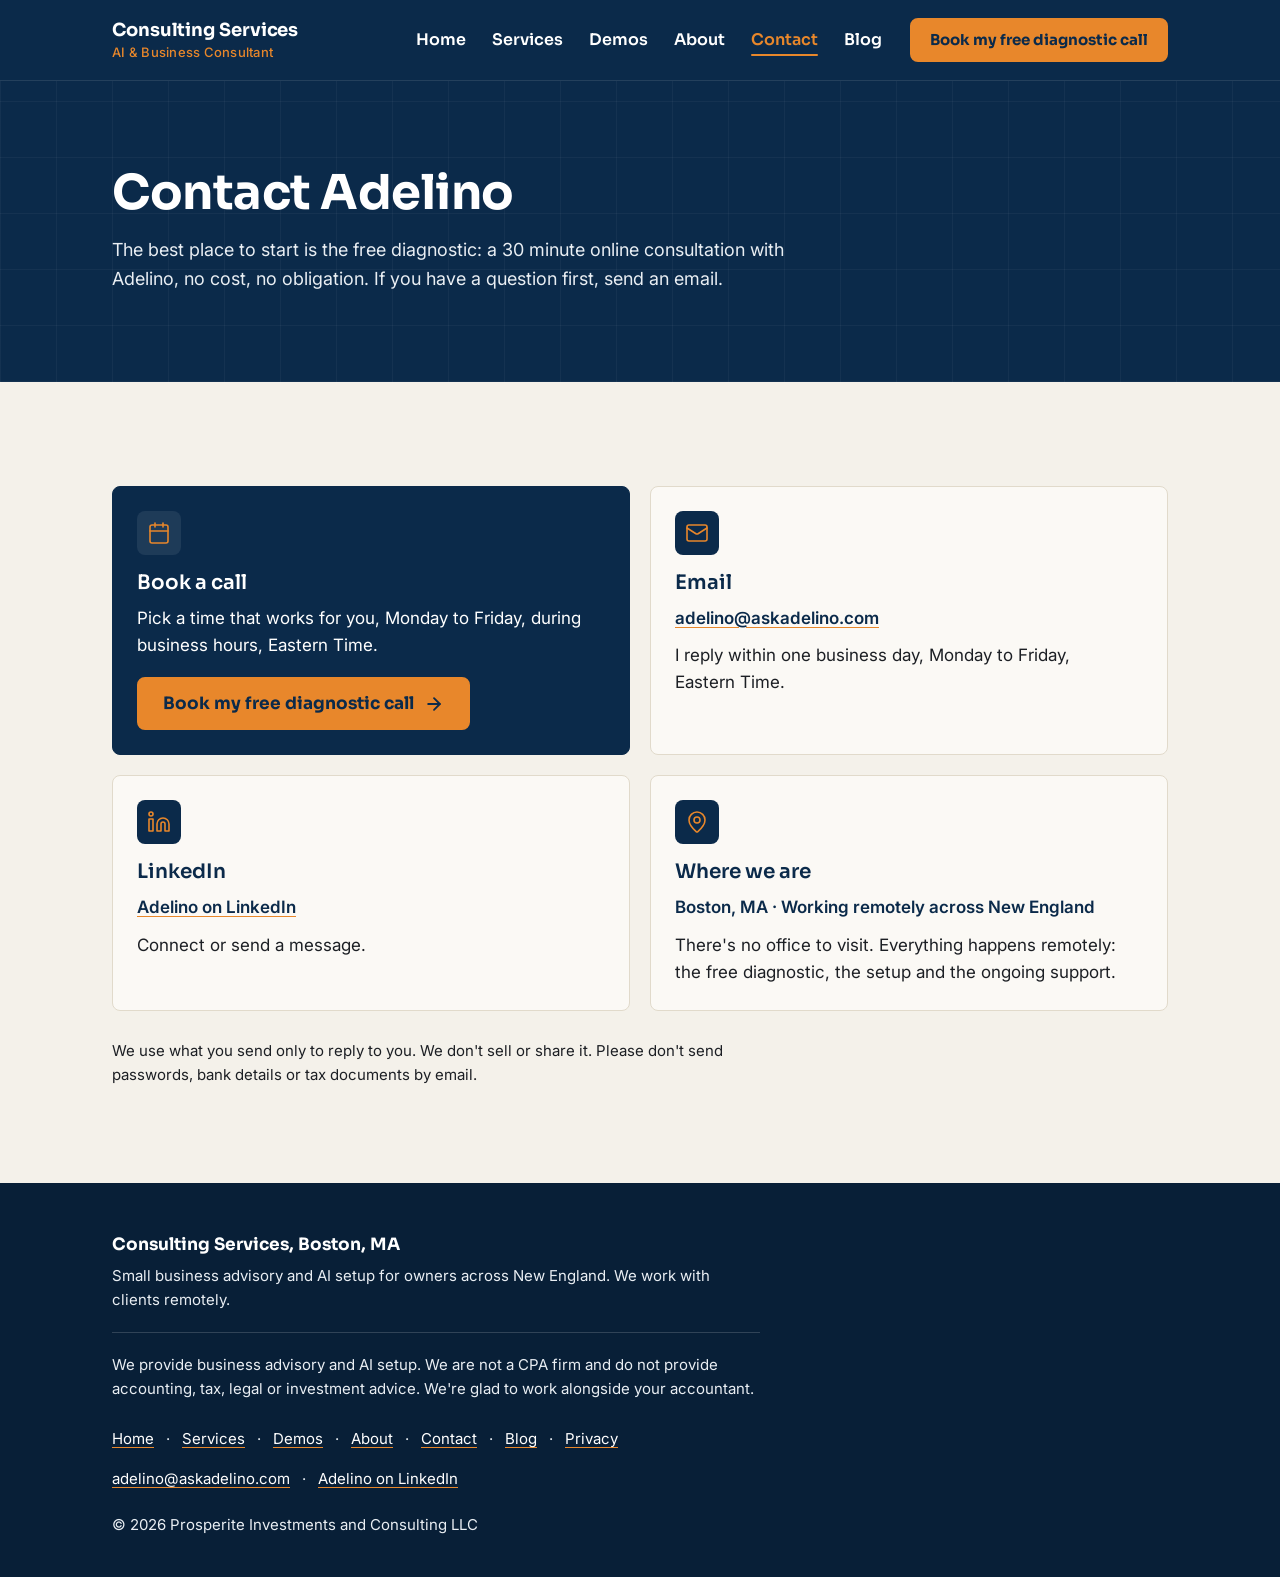
<file: contact/index.html>
<!doctype html>
<html lang="en-US">
<head>
<meta charset="utf-8">
<meta name="viewport" content="width=device-width, initial-scale=1">
<script>document.documentElement.classList.add('js');</script>
<title>Contact Adelino Ferreira | Consulting Services</title>
<meta name="description" content="Email adelino@askadelino.com or book a free 30 minute online consultation. Boston, MA, working remotely with small business owners across New England.">
<link rel="canonical" href="https://askadelino.com/contact/">
<meta name="theme-color" content="#0B2A4A">

<meta property="og:type" content="website">
<meta property="og:locale" content="en_US">
<meta property="og:site_name" content="Consulting Services">
<meta property="og:url" content="https://askadelino.com/contact/">
<meta property="og:title" content="Contact Adelino Ferreira | Consulting Services">
<meta property="og:description" content="Email adelino@askadelino.com or book a free 30 minute online consultation. Boston, MA, working remotely with small business owners across New England.">
<meta property="og:image" content="https://askadelino.com/og.jpg">
<meta property="og:image:width" content="1200">
<meta property="og:image:height" content="630">
<meta property="og:image:alt" content="Adelino Ferreira, small business advisor, in a blue blazer outside an office building.">
<meta name="twitter:card" content="summary_large_image">
<meta name="twitter:title" content="Contact Adelino Ferreira | Consulting Services">
<meta name="twitter:description" content="Email adelino@askadelino.com or book a free 30 minute online consultation. Boston, MA, working remotely with small business owners across New England.">
<meta name="twitter:image" content="https://askadelino.com/og.jpg">
<meta name="twitter:image:alt" content="Adelino Ferreira, small business advisor, in a blue blazer outside an office building.">

<link rel="icon" href="/favicon.svg" type="image/svg+xml">
<link rel="icon" href="/favicon-32.png" type="image/png" sizes="32x32">
<link rel="apple-touch-icon" href="/apple-touch-icon.png">
<link rel="preconnect" href="https://fonts.googleapis.com">
<link rel="preconnect" href="https://fonts.gstatic.com" crossorigin>
<link rel="stylesheet" href="https://fonts.googleapis.com/css2?family=Inter:wght@400;500;600&family=Sora:wght@600;700&display=swap">
<link rel="stylesheet" href="/assets/site.css">
<script src="/assets/meta-pixel.js"></script>
</head>
<body>

<svg width="0" height="0" style="position:absolute" aria-hidden="true" focusable="false">
  <defs>
    <symbol id="i-menu" viewBox="0 0 24 24"><path d="M4 7h16"/><path d="M4 12h16"/><path d="M4 17h16"/></symbol>
    <symbol id="i-x" viewBox="0 0 24 24"><path d="M18 6 6 18"/><path d="m6 6 12 12"/></symbol>
    <symbol id="i-right" viewBox="0 0 24 24"><path d="M5 12h14"/><path d="m12 5 7 7-7 7"/></symbol>
    <symbol id="i-cal" viewBox="0 0 24 24"><rect width="18" height="18" x="3" y="4" rx="2"/><path d="M16 2v4"/><path d="M8 2v4"/><path d="M3 10h18"/></symbol>
    <symbol id="i-mail" viewBox="0 0 24 24"><rect width="20" height="16" x="2" y="4" rx="2"/><path d="m22 7-8.97 5.7a1.94 1.94 0 0 1-2.06 0L2 7"/></symbol>
    <symbol id="i-in" viewBox="0 0 24 24"><path d="M16 8a6 6 0 0 1 6 6v7h-4v-7a2 2 0 0 0-2-2 2 2 0 0 0-2 2v7h-4v-7a6 6 0 0 1 6-6z"/><rect width="4" height="12" x="2" y="9"/><circle cx="4" cy="4" r="2"/></symbol>
    <symbol id="i-pin" viewBox="0 0 24 24"><path d="M20 10c0 4.993-5.539 10.193-7.399 11.799a1 1 0 0 1-1.202 0C9.539 20.193 4 14.993 4 10a8 8 0 0 1 16 0"/><circle cx="12" cy="10" r="3"/></symbol>
  </defs>
</svg>

<header class="site-header">
  <div class="wrap bar">
    <a class="lockup" href="/">
      <span class="name">Consulting Services</span>
      <span class="desc">AI &amp; Business Consultant</span>
    </a>
    <button class="nav-toggle" type="button" aria-expanded="false" aria-controls="site-nav">
      <svg class="ic i-open" aria-hidden="true"><use href="#i-menu"/></svg><svg class="ic i-close" aria-hidden="true"><use href="#i-x"/></svg>
      <span class="nav-toggle-label">Menu</span>
    </button>
    <nav class="site-nav" id="site-nav" aria-label="Main">
      <ul class="nav-list">
        <li><a href="/">Home</a></li>
        <li><a href="/services/">Services</a></li><li><a href="/demo/">Demos</a></li>
        <li><a href="/about/">About</a></li>
        <li><a href="/contact/" aria-current="page">Contact</a></li>
        <li><a href="/blog/">Blog</a></li>
      </ul>
      <a class="btn btn-sm head-cta" href="/diagnostic/#book" aria-label="Book my free diagnostic call, opens the booking page">Book my free diagnostic call</a>
    </nav>
  </div>
</header>

<main>

  <section class="page-hero dark grid-bg" aria-labelledby="page-title">
    <div class="wrap">
      <h1 id="page-title">Contact Adelino</h1>
      <p class="lead">The best place to start is the free diagnostic: a 30 minute online consultation with Adelino, no cost, no obligation. If you have a question first, send an email.</p>
    </div>
  </section>

  <section class="section">
    <div class="wrap">
      <div class="contact-grid">
        <div class="contact-card primary">
          <div class="ic-wrap" aria-hidden="true"><svg class="ic" aria-hidden="true"><use href="#i-cal"/></svg></div>
          <h2>Book a call</h2>
          <p>Pick a time that works for you, Monday to Friday, during business hours, Eastern Time.</p>
          <a class="btn" href="/diagnostic/#book">Book my free diagnostic call <svg class="ic" aria-hidden="true"><use href="#i-right"/></svg></a>
        </div>
        <div class="contact-card">
          <div class="ic-wrap" aria-hidden="true"><svg class="ic" aria-hidden="true"><use href="#i-mail"/></svg></div>
          <h2>Email</h2>
          <a class="value" href="mailto:adelino@askadelino.com">adelino@askadelino.com</a>
          <p>I reply within one business day, Monday to Friday, Eastern Time.</p>
        </div>
        <div class="contact-card">
          <div class="ic-wrap" aria-hidden="true"><svg class="ic" aria-hidden="true"><use href="#i-in"/></svg></div>
          <h2>LinkedIn</h2>
          <a class="value" href="https://www.linkedin.com/in/adelino-ferreira-972801154" rel="me noopener" target="_blank">Adelino on LinkedIn</a>
          <p>Connect or send a message.</p>
        </div>
        <div class="contact-card">
          <div class="ic-wrap" aria-hidden="true"><svg class="ic" aria-hidden="true"><use href="#i-pin"/></svg></div>
          <h2>Where we are</h2>
          <p class="value-plain">Boston, MA · Working remotely across New England</p>
          <p>There's no office to visit. Everything happens remotely: the free diagnostic, the setup and the ongoing support.</p>
        </div>
      </div>
      <p class="privacy-note">We use what you send only to reply to you. We don't sell or share it. Please don't send passwords, bank details or tax documents by email.</p>
    </div>
  </section>

</main>

<footer class="site-foot">
  <div class="wrap">
    <p class="f-name">Consulting Services, Boston, MA</p>
    <p class="f-line">Small business advisory and AI setup for owners across New England. We work with clients remotely.</p>
    <p class="scope">We provide business advisory and AI setup. We are not a CPA firm and do not provide accounting, tax, legal or investment advice. We're glad to work alongside your accountant.</p>
    <nav aria-label="Footer"><p class="links"><a href="/">Home</a> <span aria-hidden="true">·</span> <a href="/services/">Services</a> <span aria-hidden="true">·</span> <a href="/demo/">Demos</a> <span aria-hidden="true">·</span> <a href="/about/">About</a> <span aria-hidden="true">·</span> <a href="/contact/" aria-current="page">Contact</a> <span aria-hidden="true">·</span> <a href="/blog/">Blog</a> <span aria-hidden="true">·</span> <a href="/privacy/">Privacy</a></p></nav>
    <p class="links contact-links"><a href="mailto:adelino@askadelino.com">adelino@askadelino.com</a> <span aria-hidden="true">·</span> <a href="https://www.linkedin.com/in/adelino-ferreira-972801154" rel="me noopener" target="_blank">Adelino on LinkedIn</a></p>
    <p class="copy">© 2026 Prosperite Investments and Consulting LLC</p>
  </div>
</footer>

<script src="/assets/site.js" defer></script>
</body>
</html>
</file>
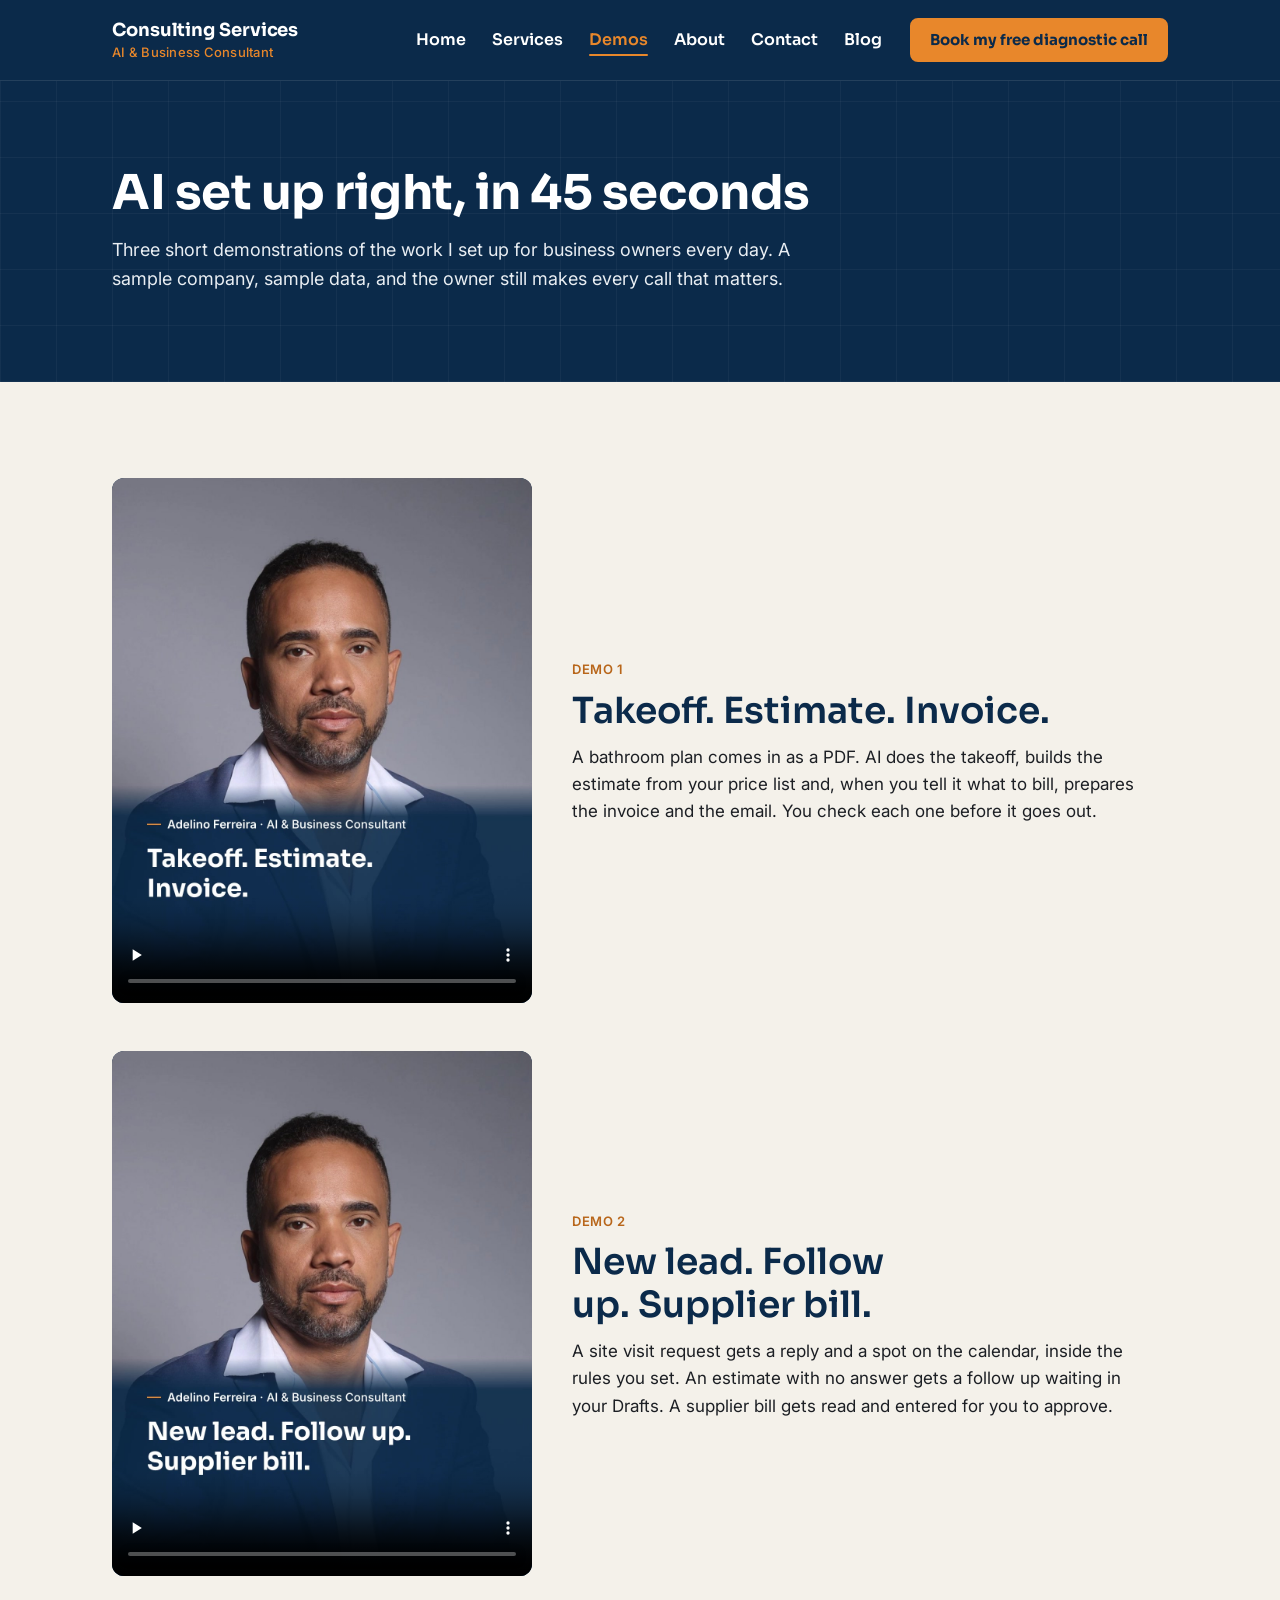
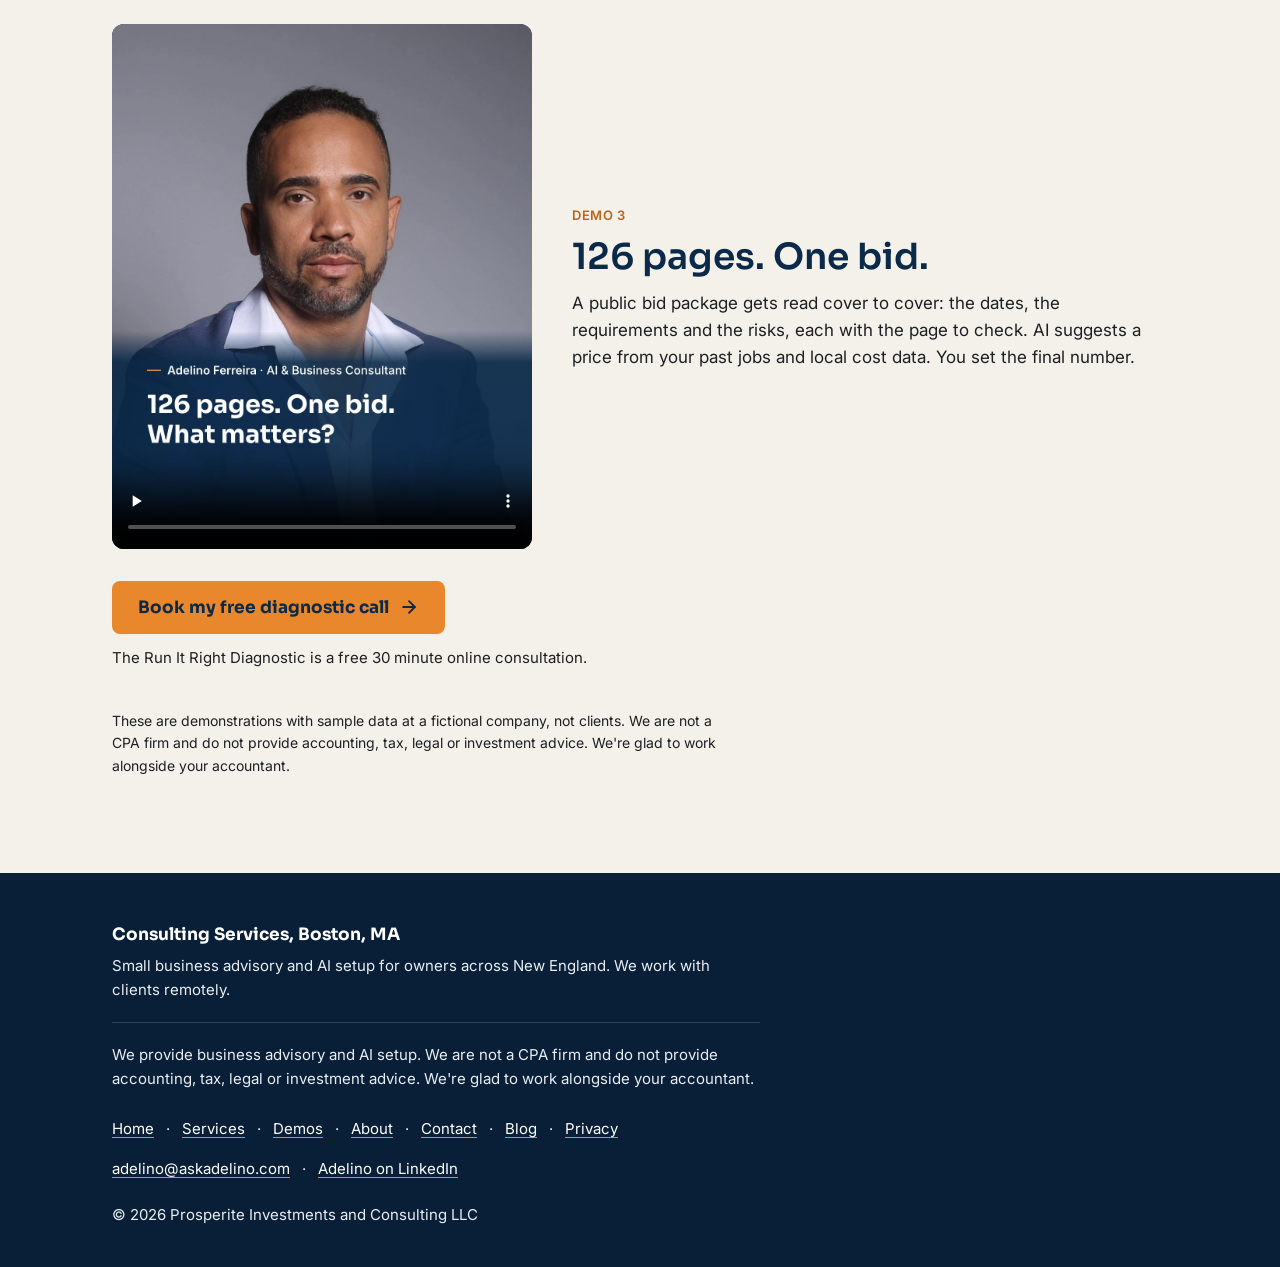
<file: demo/index.html>
<!doctype html>
<html lang="en-US">
<head>
<meta charset="utf-8">
<meta name="viewport" content="width=device-width, initial-scale=1">
<script>document.documentElement.classList.add('js');</script>
<title>AI set up right, in 45 seconds | Consulting Services</title>
<meta name="description" content="Three short demonstrations with sample data: takeoff, estimate and invoice; a new lead, a follow up and a supplier bill; and a 126 page bid package. You stay in charge.">
<link rel="canonical" href="https://askadelino.com/demo/">
<meta name="theme-color" content="#0B2A4A">

<meta property="og:type" content="website">
<meta property="og:locale" content="en_US">
<meta property="og:site_name" content="Consulting Services">
<meta property="og:url" content="https://askadelino.com/demo/">
<meta property="og:title" content="AI set up right, in 45 seconds | Consulting Services">
<meta property="og:description" content="Three short demonstrations with sample data of the work Adelino sets up for business owners every day.">
<meta property="og:image" content="https://askadelino.com/og.jpg">
<meta property="og:image:width" content="1200">
<meta property="og:image:height" content="630">
<meta property="og:image:alt" content="Adelino Ferreira, small business advisor, in a blue blazer outside an office building.">
<meta name="twitter:card" content="summary_large_image">

<link rel="icon" href="/favicon.svg" type="image/svg+xml">
<link rel="icon" href="/favicon-32.png" type="image/png" sizes="32x32">
<link rel="apple-touch-icon" href="/apple-touch-icon.png">
<link rel="preconnect" href="https://fonts.googleapis.com">
<link rel="preconnect" href="https://fonts.gstatic.com" crossorigin>
<link rel="stylesheet" href="https://fonts.googleapis.com/css2?family=Inter:wght@400;500;600&family=Sora:wght@600;700&display=swap">
<link rel="stylesheet" href="/assets/site.css">
<script src="/assets/meta-pixel.js"></script>
<style>
  .demo-list { display: grid; gap: 48px; }
  .demo-item { display: grid; gap: 20px; align-items: start; }
  .demo-item video { width: 100%; max-width: 420px; aspect-ratio: 4 / 5; border-radius: 12px; background: #0B2A4A; display: block; }
  .demo-item .tag { font-size: 13px; font-weight: 600; letter-spacing: .04em; text-transform: uppercase; color: #B8661A; }
  .demo-item h2 { margin-top: 6px; max-width: none; }
  .demo-item p { margin-top: 12px; max-width: 52ch; }
  .demo-note { margin-top: 40px; font-size: 14px; max-width: 70ch; }
  .demo-cta { margin-top: 32px; }
  @media (min-width: 860px) {
    .demo-item { grid-template-columns: 420px 1fr; gap: 40px; align-items: center; }
  }
</style>
</head>
<body>

<svg width="0" height="0" style="position:absolute" aria-hidden="true" focusable="false">
  <defs>
    <symbol id="i-menu" viewBox="0 0 24 24"><path d="M4 7h16"/><path d="M4 12h16"/><path d="M4 17h16"/></symbol>
    <symbol id="i-x" viewBox="0 0 24 24"><path d="M18 6 6 18"/><path d="m6 6 12 12"/></symbol>
    <symbol id="i-right" viewBox="0 0 24 24"><path d="M5 12h14"/><path d="m12 5 7 7-7 7"/></symbol>
  </defs>
</svg>

<header class="site-header">
  <div class="wrap bar">
    <a class="lockup" href="/">
      <span class="name">Consulting Services</span>
      <span class="desc">AI &amp; Business Consultant</span>
    </a>
    <button class="nav-toggle" type="button" aria-expanded="false" aria-controls="site-nav">
      <svg class="ic i-open" aria-hidden="true"><use href="#i-menu"/></svg><svg class="ic i-close" aria-hidden="true"><use href="#i-x"/></svg>
      <span class="nav-toggle-label">Menu</span>
    </button>
    <nav class="site-nav" id="site-nav" aria-label="Main">
      <ul class="nav-list">
        <li><a href="/">Home</a></li>
        <li><a href="/services/">Services</a></li><li><a href="/demo/" aria-current="page">Demos</a></li>
        <li><a href="/about/">About</a></li>
        <li><a href="/contact/">Contact</a></li>
        <li><a href="/blog/">Blog</a></li>
      </ul>
      <a class="btn btn-sm head-cta" href="/diagnostic/#book" aria-label="Book my free diagnostic call, opens the booking page">Book my free diagnostic call</a>
    </nav>
  </div>
</header>

<main>

  <section class="page-hero dark grid-bg" aria-labelledby="page-title">
    <div class="wrap">
      <h1 id="page-title">AI set up right, in 45 seconds</h1>
      <p class="lead">Three short demonstrations of the work I set up for business owners every day. A sample company, sample data, and the owner still makes every call that matters.</p>
    </div>
  </section>

  <section class="section">
    <div class="wrap">
      <div class="demo-list">

        <article class="demo-item" aria-labelledby="d1">
          <video controls playsinline preload="none" poster="/assets/video/demo1-poster.jpg" aria-label="Demonstration video: takeoff, estimate and invoice">
            <source src="/assets/video/demo1-takeoff-estimate-invoice.mp4" type="video/mp4">
          </video>
          <div>
            <span class="tag">Demo 1</span>
            <h2 id="d1">Takeoff. Estimate. Invoice.</h2>
            <p>A bathroom plan comes in as a PDF. AI does the takeoff, builds the estimate from your price list and, when you tell it what to bill, prepares the invoice and the email. You check each one before it goes out.</p>
          </div>
        </article>

        <article class="demo-item" aria-labelledby="d2">
          <video controls playsinline preload="none" poster="/assets/video/demo2-poster.jpg" aria-label="Demonstration video: new lead, follow up and supplier bill">
            <source src="/assets/video/demo2-lead-followup-bill.mp4" type="video/mp4">
          </video>
          <div>
            <span class="tag">Demo 2</span>
            <h2 id="d2">New lead. Follow up. Supplier bill.</h2>
            <p>A site visit request gets a reply and a spot on the calendar, inside the rules you set. An estimate with no answer gets a follow up waiting in your Drafts. A supplier bill gets read and entered for you to approve.</p>
          </div>
        </article>

        <article class="demo-item" aria-labelledby="d3">
          <video controls playsinline preload="none" poster="/assets/video/demo3-poster.jpg" aria-label="Demonstration video: reading a 126 page bid package">
            <source src="/assets/video/demo3-bid-package.mp4" type="video/mp4">
          </video>
          <div>
            <span class="tag">Demo 3</span>
            <h2 id="d3">126 pages. One bid.</h2>
            <p>A public bid package gets read cover to cover: the dates, the requirements and the risks, each with the page to check. AI suggests a price from your past jobs and local cost data. You set the final number.</p>
          </div>
        </article>

      </div>

      <div class="demo-cta">
        <a class="btn" href="/diagnostic/#book">Book my free diagnostic call <svg class="ic" aria-hidden="true"><use href="#i-right"/></svg></a>
        <p class="micro">The Run It Right Diagnostic is a free 30 minute online consultation.</p>
      </div>

      <p class="demo-note">These are demonstrations with sample data at a fictional company, not clients. We are not a CPA firm and do not provide accounting, tax, legal or investment advice. We're glad to work alongside your accountant.</p>
    </div>
  </section>

</main>

<footer class="site-foot">
  <div class="wrap">
    <p class="f-name">Consulting Services, Boston, MA</p>
    <p class="f-line">Small business advisory and AI setup for owners across New England. We work with clients remotely.</p>
    <p class="scope">We provide business advisory and AI setup. We are not a CPA firm and do not provide accounting, tax, legal or investment advice. We're glad to work alongside your accountant.</p>
    <nav aria-label="Footer"><p class="links"><a href="/">Home</a> <span aria-hidden="true">·</span> <a href="/services/">Services</a> <span aria-hidden="true">·</span> <a href="/demo/" aria-current="page">Demos</a> <span aria-hidden="true">·</span> <a href="/about/">About</a> <span aria-hidden="true">·</span> <a href="/contact/">Contact</a> <span aria-hidden="true">·</span> <a href="/blog/">Blog</a> <span aria-hidden="true">·</span> <a href="/privacy/">Privacy</a></p></nav>
    <p class="links contact-links"><a href="mailto:adelino@askadelino.com">adelino@askadelino.com</a> <span aria-hidden="true">·</span> <a href="https://www.linkedin.com/in/adelino-ferreira-972801154" rel="me noopener" target="_blank">Adelino on LinkedIn</a></p>
    <p class="copy">© 2026 Prosperite Investments and Consulting LLC</p>
  </div>
</footer>

<script>
/* Repassa os utm_* desta página aos links para /diagnostic/, para o Calendly saber de onde veio o agendamento. */
(function () {
  var q = new URLSearchParams(window.location.search), keep = [];
  q.forEach(function (v, k) { if (/^utm_(source|medium|campaign|content|term)$/.test(k) && v) keep.push([k, v.slice(0, 200)]); });
  if (!keep.length) return;
  document.querySelectorAll('a[href^="/diagnostic/"]').forEach(function (a) {
    var u = new URL(a.getAttribute('href'), window.location.origin);
    keep.forEach(function (p) { if (!u.searchParams.has(p[0])) u.searchParams.set(p[0], p[1]); });
    a.setAttribute('href', u.pathname + u.search + u.hash);
  });
})();
</script>
<script src="/assets/site.js" defer></script>
</body>
</html>
</file>
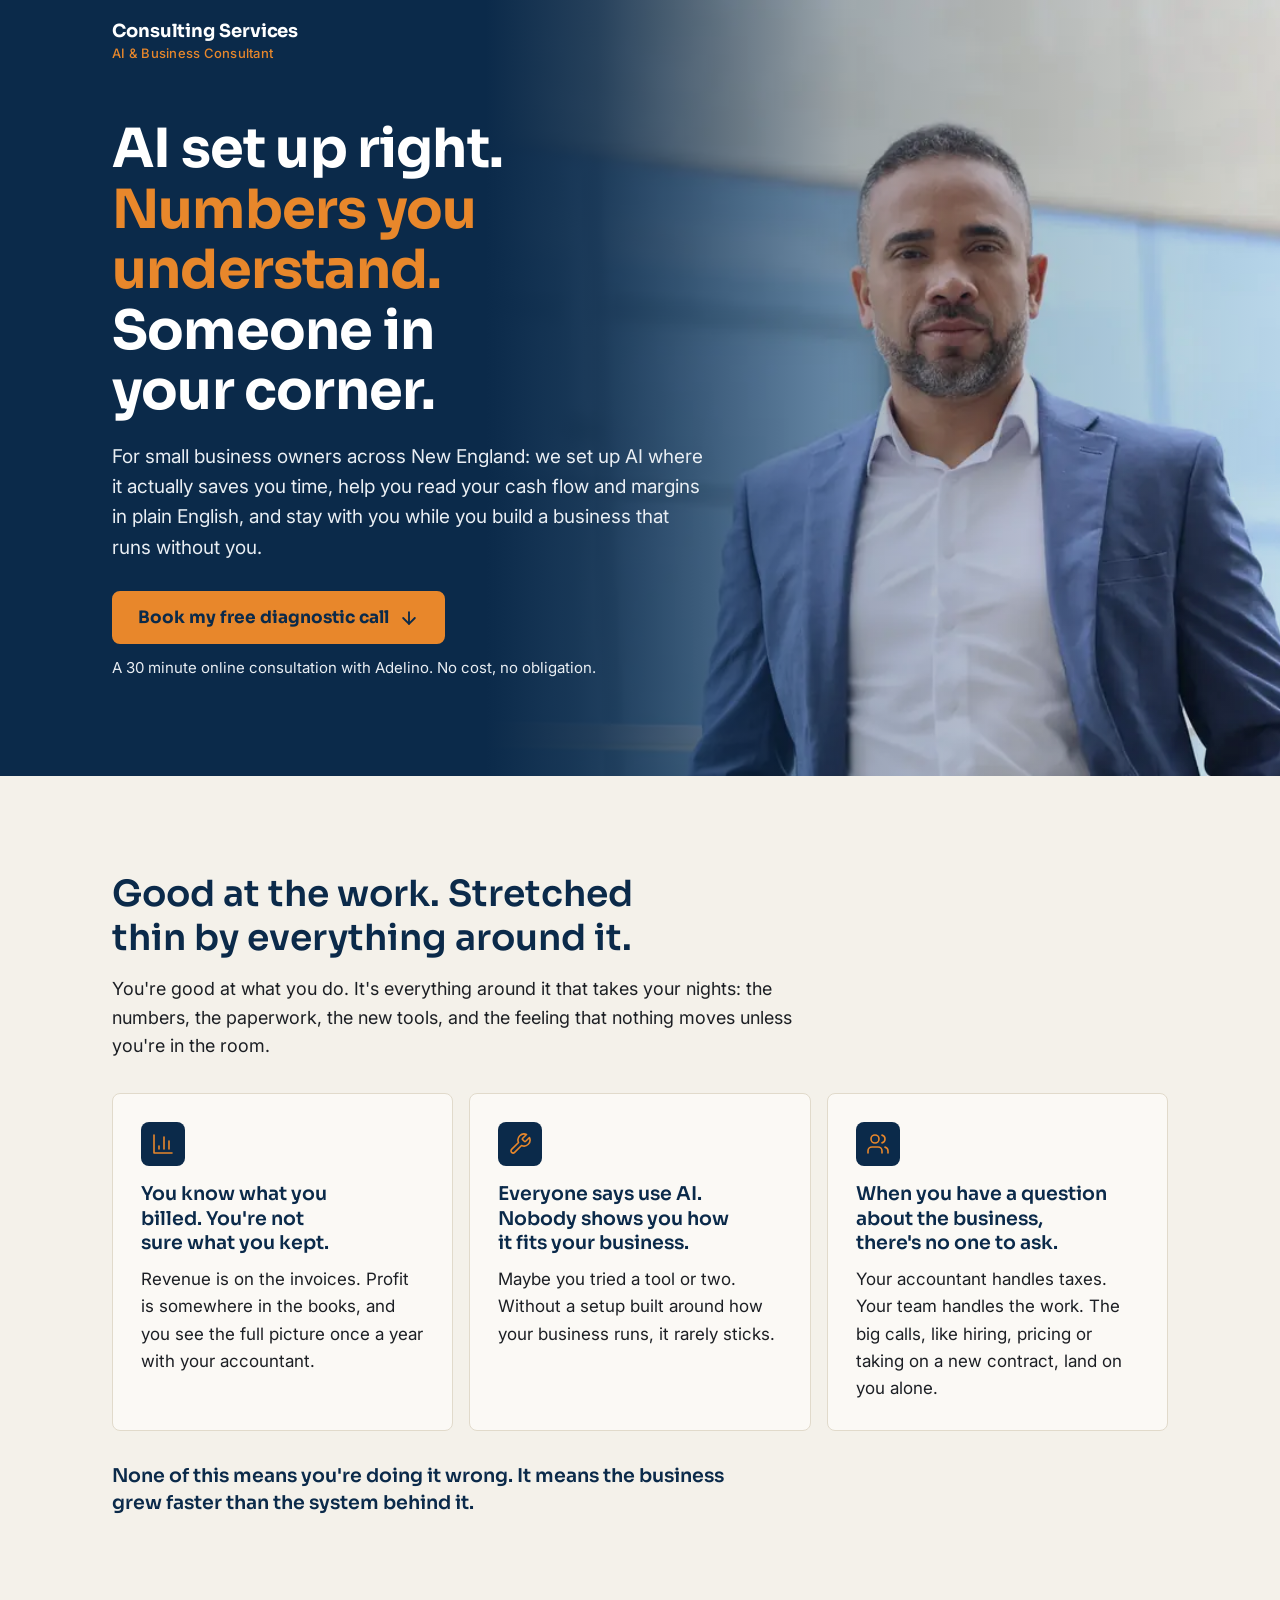
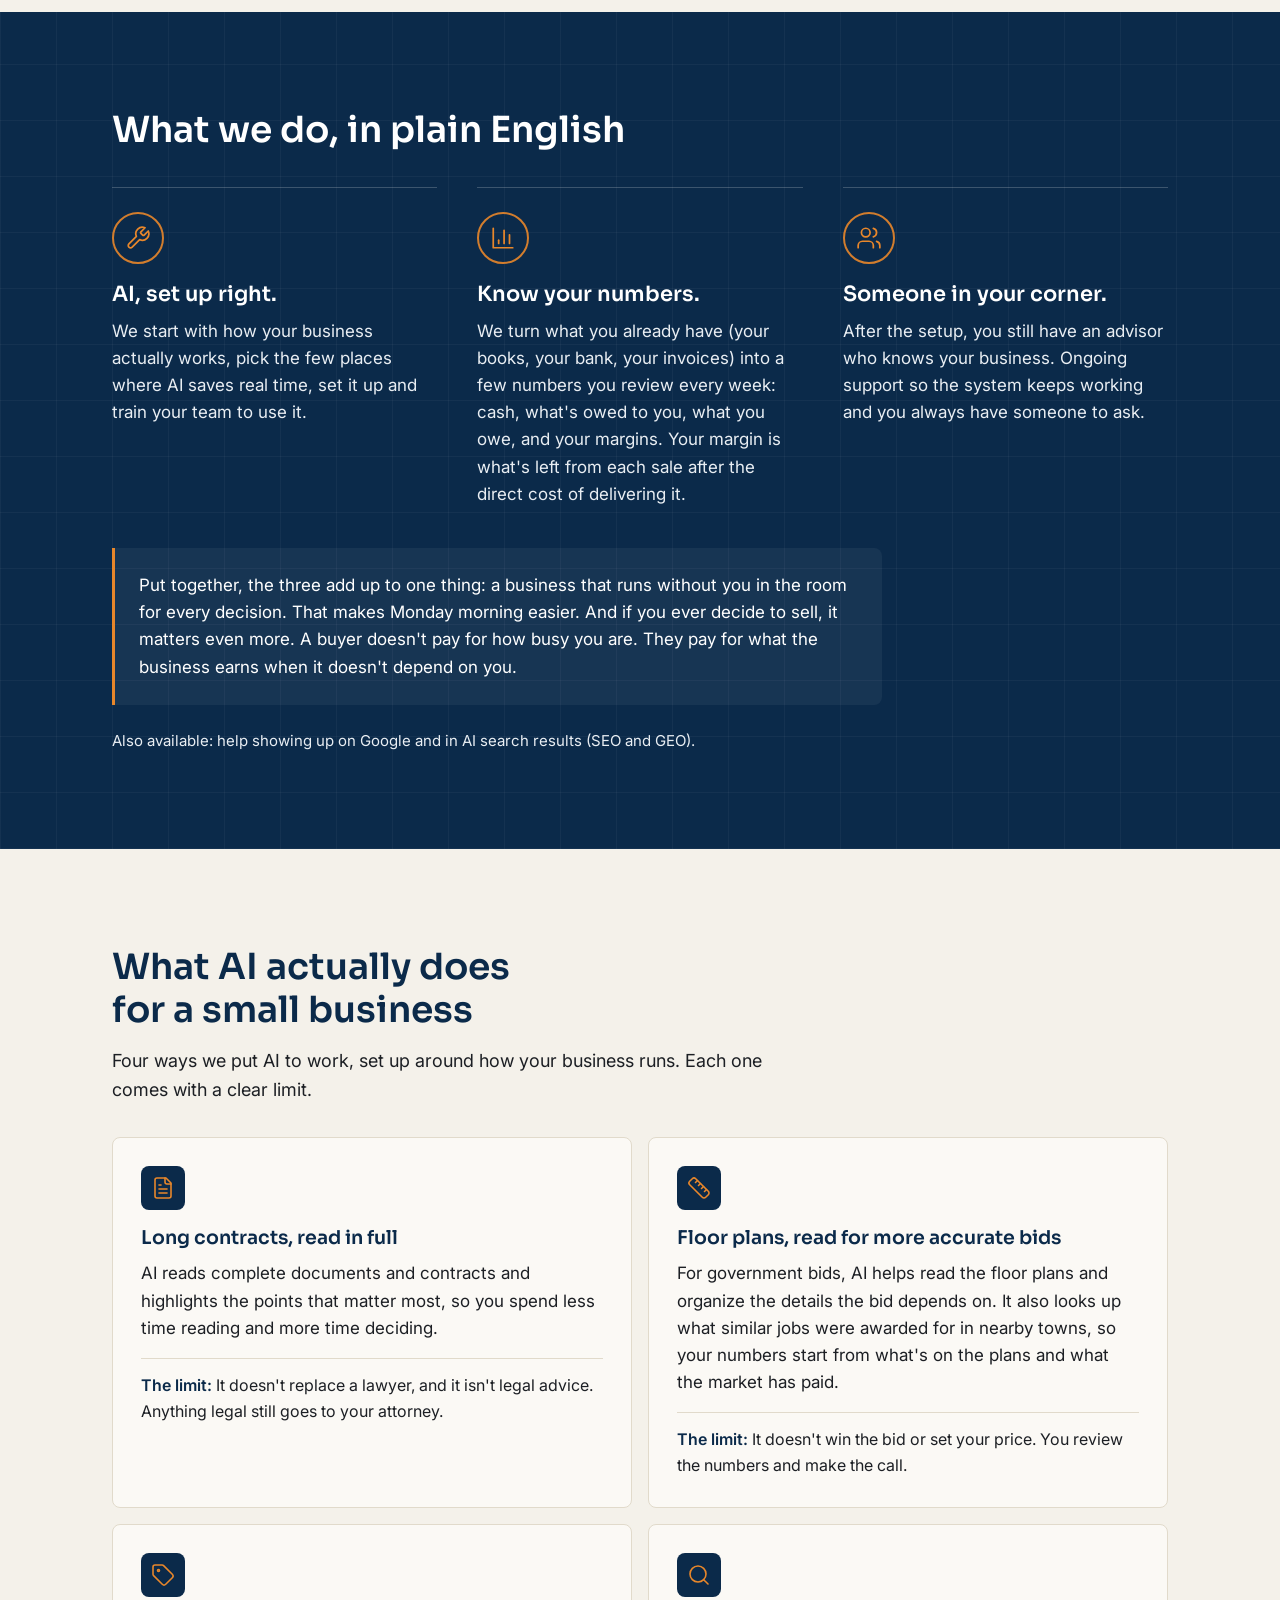
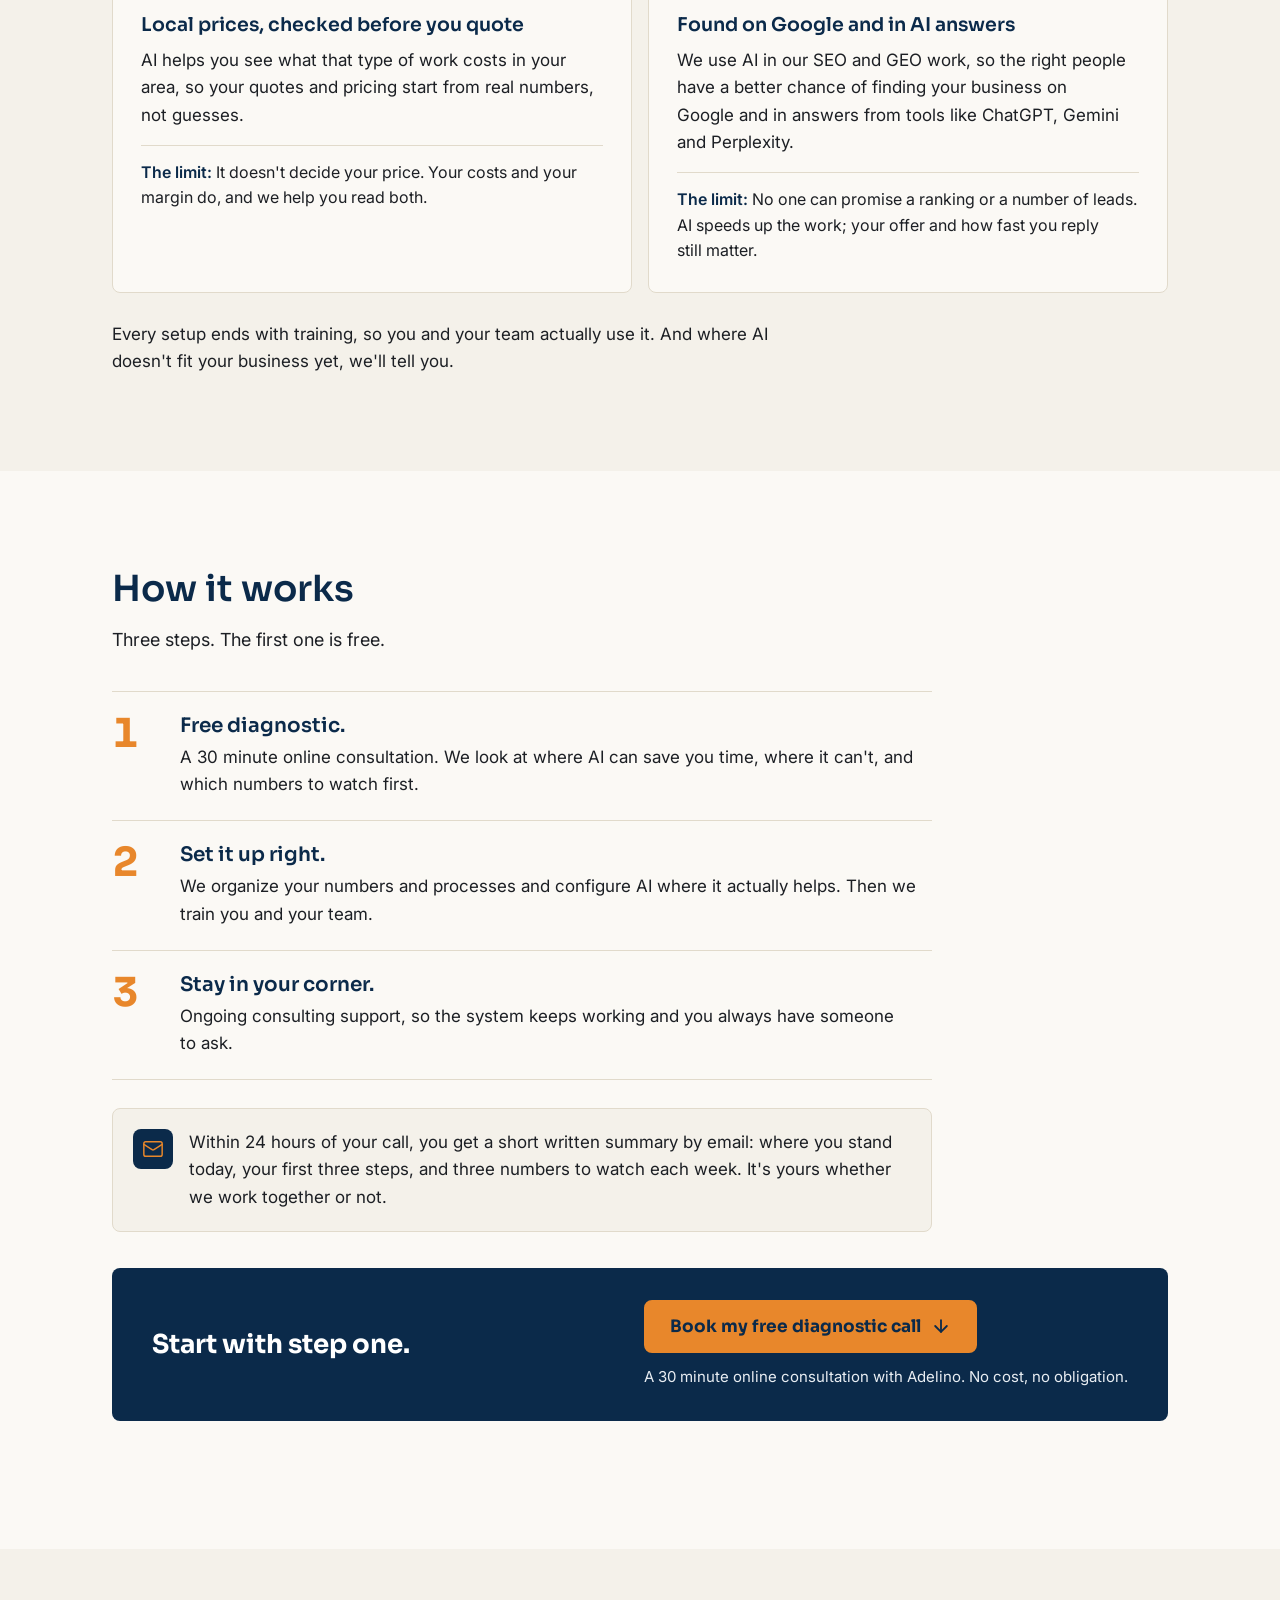
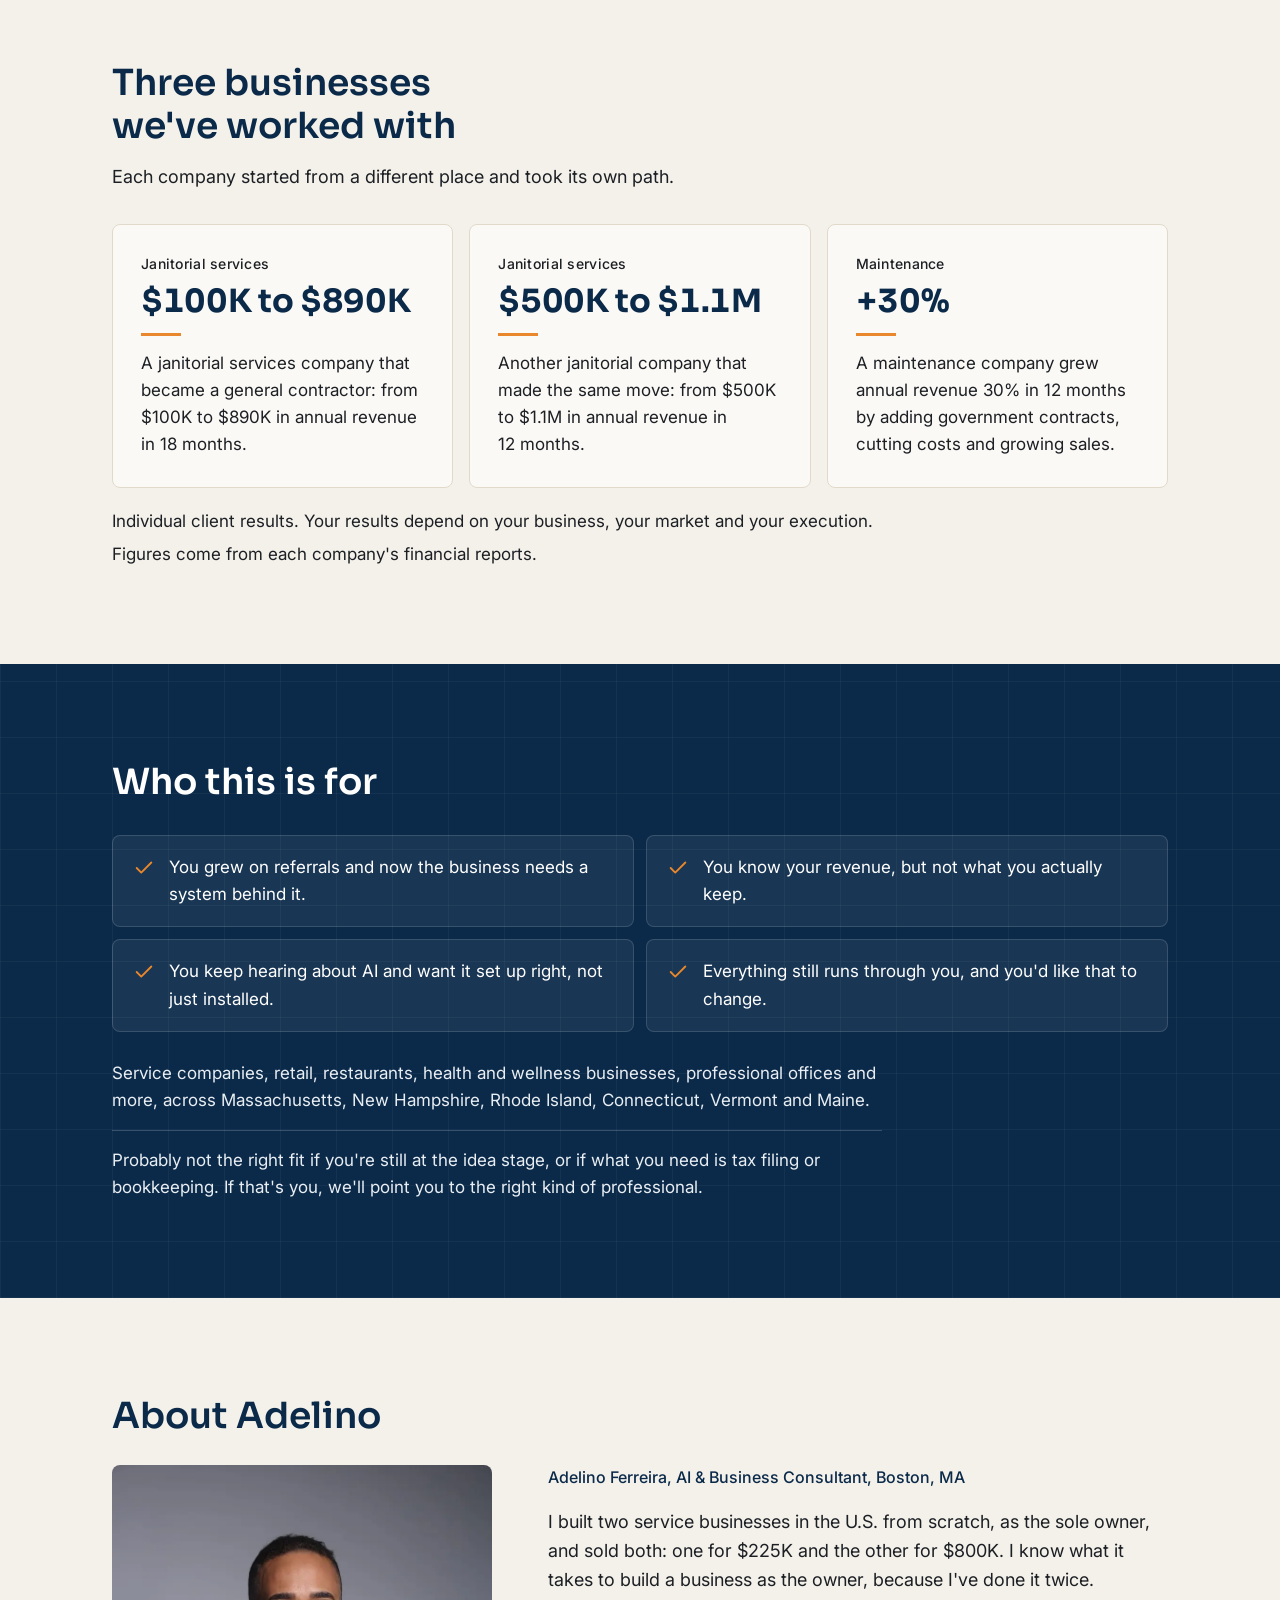
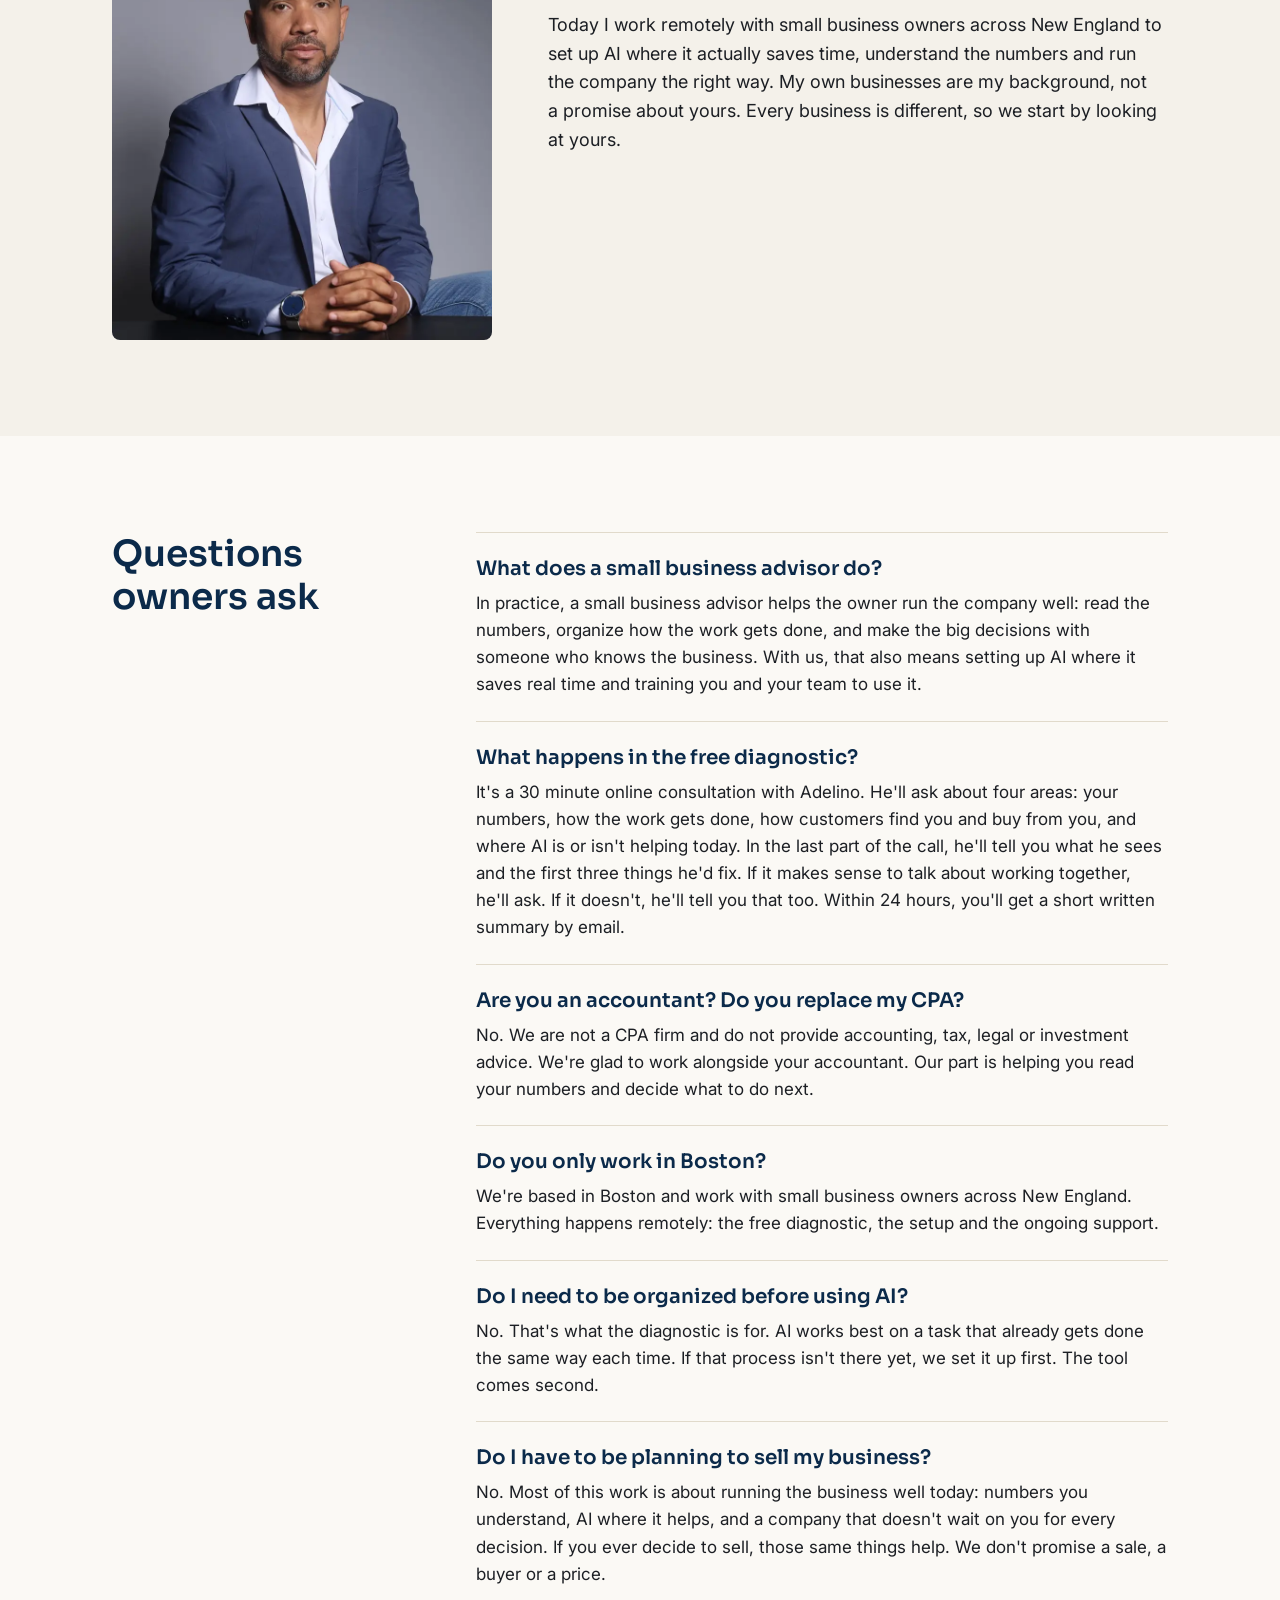
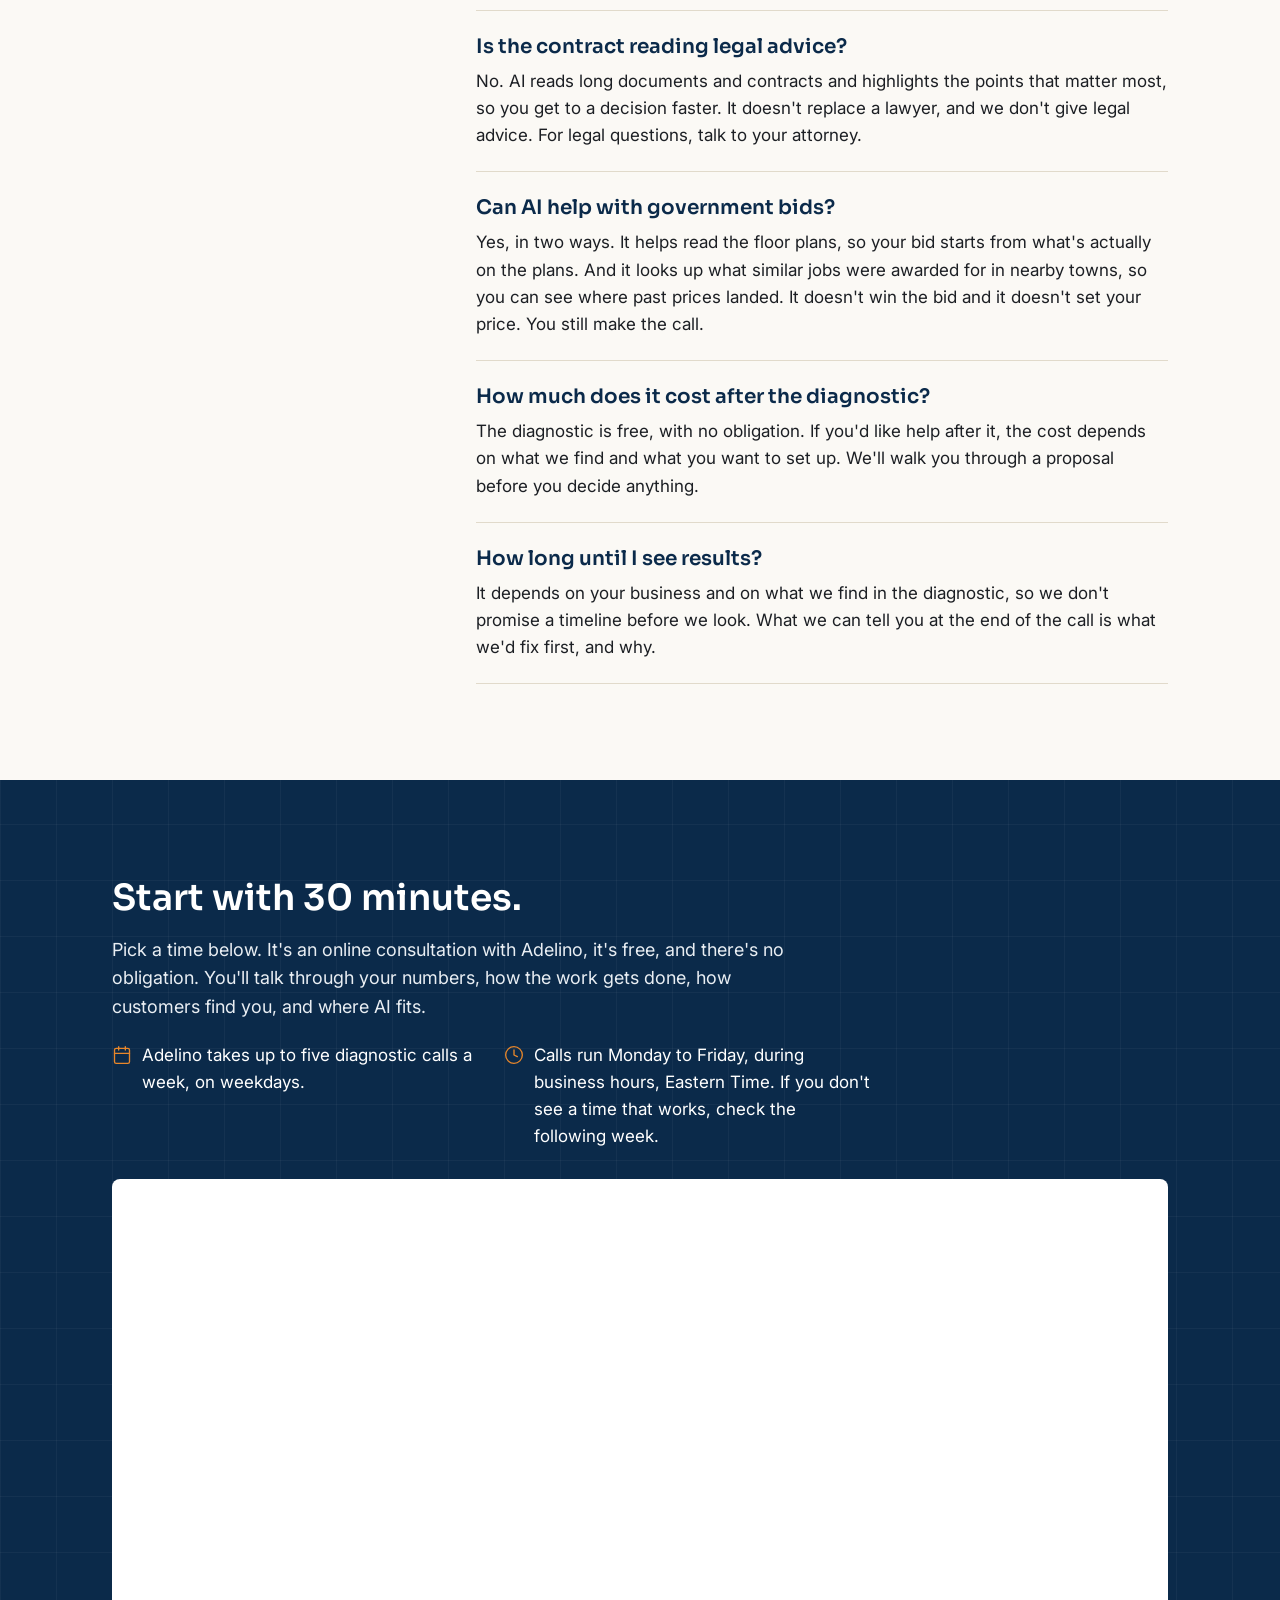
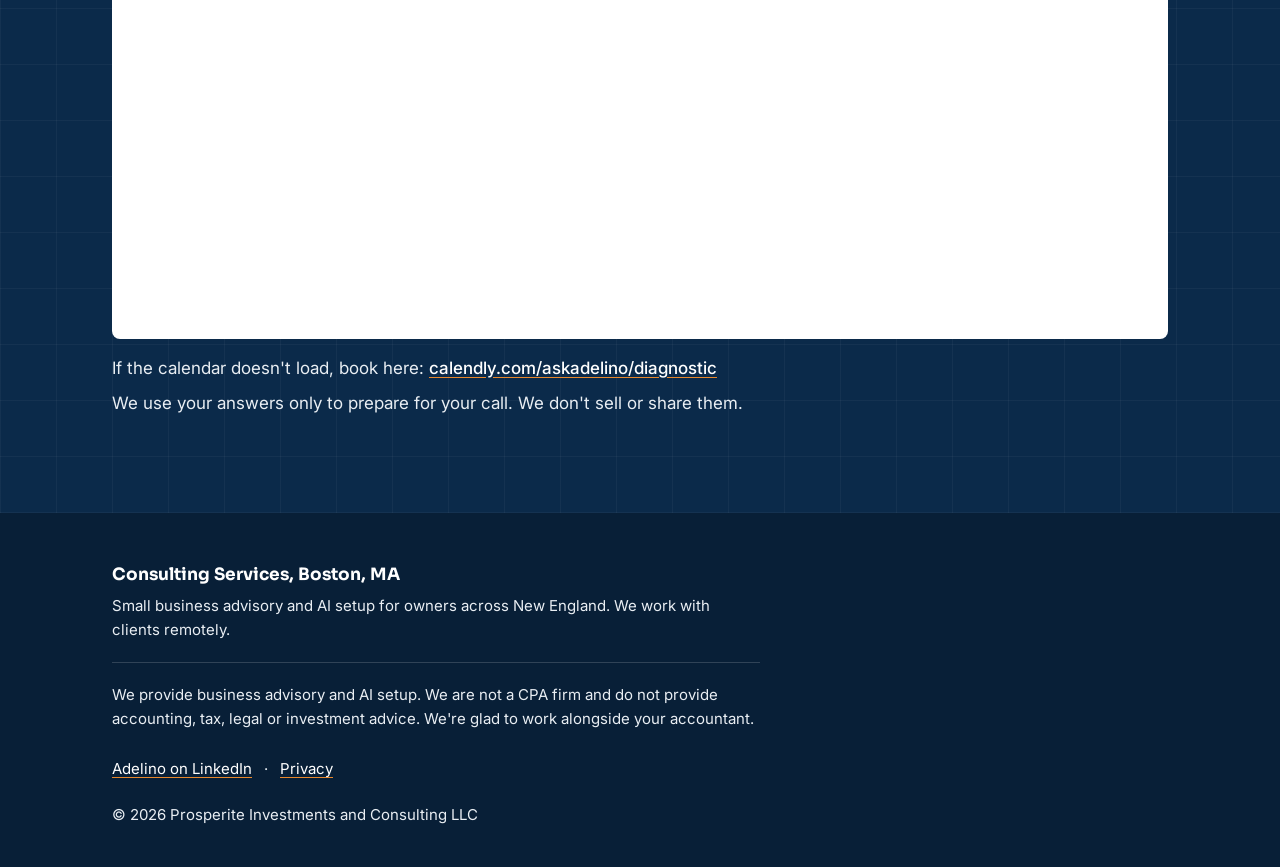
<file: diagnostic/index.html>
<!doctype html>
<html lang="en-US">
<head>
<meta charset="utf-8">
<meta name="viewport" content="width=device-width, initial-scale=1">
<title>AI &amp; Business Consultant in Boston, MA | Consulting Services</title>
<meta name="description" content="Free 30 minute online consultation for small business owners across New England. AI set up right, numbers you understand, someone in your corner.">
<link rel="canonical" href="https://askadelino.com/diagnostic/">
<meta name="theme-color" content="#0B2A4A">

<meta property="og:type" content="website">
<meta property="og:locale" content="en_US">
<meta property="og:site_name" content="Consulting Services">
<meta property="og:url" content="https://askadelino.com/diagnostic/">
<meta property="og:title" content="AI set up right. Numbers you understand. Someone in your corner.">
<meta property="og:description" content="The Run It Right Diagnostic: a free 30 minute online consultation with Adelino, for small business owners across New England.">
<meta property="og:image" content="https://askadelino.com/og.jpg">
<meta property="og:image:width" content="1200">
<meta property="og:image:height" content="630">
<meta property="og:image:alt" content="Adelino Ferreira, small business advisor, in a blue blazer outside an office building.">
<meta name="twitter:card" content="summary_large_image">
<meta name="twitter:title" content="AI set up right. Numbers you understand. Someone in your corner.">
<meta name="twitter:description" content="The Run It Right Diagnostic: a free 30 minute online consultation with Adelino, for small business owners across New England.">
<meta name="twitter:image" content="https://askadelino.com/og.jpg">
<meta name="twitter:image:alt" content="Adelino Ferreira, small business advisor, in a blue blazer outside an office building.">

<link rel="icon" href="/favicon.svg" type="image/svg+xml">
<link rel="icon" href="/favicon-32.png" type="image/png" sizes="32x32">
<link rel="apple-touch-icon" href="/apple-touch-icon.png">

<link rel="preload" as="image" type="image/webp" href="/assets/adelino-ferreira-small-business-advisor-1600.webp"
      imagesrcset="/assets/adelino-ferreira-small-business-advisor-640.webp 640w, /assets/adelino-ferreira-small-business-advisor-1024.webp 1024w, /assets/adelino-ferreira-small-business-advisor-1600.webp 1600w"
      imagesizes="(min-width: 960px) 62vw, 100vw" fetchpriority="high">
<link rel="preconnect" href="https://fonts.googleapis.com">
<link rel="preconnect" href="https://fonts.gstatic.com" crossorigin>
<link rel="stylesheet" href="https://fonts.googleapis.com/css2?family=Inter:wght@400;500;600&family=Sora:wght@600;700&display=swap">
<link rel="stylesheet" href="/assets/site.css">
<script src="/assets/meta-pixel.js"></script>
<noscript><style>.cal-shell { display: none; }</style></noscript>

<script type="application/ld+json">
{
  "@context": "https://schema.org",
  "@type": "FAQPage",
  "@id": "https://askadelino.com/diagnostic/#faq",
  "mainEntity": [
    {
      "@type": "Question",
      "name": "What does a small business advisor do?",
      "acceptedAnswer": {
        "@type": "Answer",
        "text": "In practice, a small business advisor helps the owner run the company well: read the numbers, organize how the work gets done, and make the big decisions with someone who knows the business. With us, that also means setting up AI where it saves real time and training you and your team to use it."
      }
    },
    {
      "@type": "Question",
      "name": "What happens in the free diagnostic?",
      "acceptedAnswer": {
        "@type": "Answer",
        "text": "It's a 30 minute online consultation with Adelino. He'll ask about four areas: your numbers, how the work gets done, how customers find you and buy from you, and where AI is or isn't helping today. In the last part of the call, he'll tell you what he sees and the first three things he'd fix. If it makes sense to talk about working together, he'll ask. If it doesn't, he'll tell you that too. Within 24 hours, you'll get a short written summary by email."
      }
    },
    {
      "@type": "Question",
      "name": "Are you an accountant? Do you replace my CPA?",
      "acceptedAnswer": {
        "@type": "Answer",
        "text": "No. We are not a CPA firm and do not provide accounting, tax, legal or investment advice. We're glad to work alongside your accountant. Our part is helping you read your numbers and decide what to do next."
      }
    },
    {
      "@type": "Question",
      "name": "Do you only work in Boston?",
      "acceptedAnswer": {
        "@type": "Answer",
        "text": "We're based in Boston and work with small business owners across New England. Everything happens remotely: the free diagnostic, the setup and the ongoing support."
      }
    },
    {
      "@type": "Question",
      "name": "Do I need to be organized before using AI?",
      "acceptedAnswer": {
        "@type": "Answer",
        "text": "No. That's what the diagnostic is for. AI works best on a task that already gets done the same way each time. If that process isn't there yet, we set it up first. The tool comes second."
      }
    },
    {
      "@type": "Question",
      "name": "Do I have to be planning to sell my business?",
      "acceptedAnswer": {
        "@type": "Answer",
        "text": "No. Most of this work is about running the business well today: numbers you understand, AI where it helps, and a company that doesn't wait on you for every decision. If you ever decide to sell, those same things help. We don't promise a sale, a buyer or a price."
      }
    },
    {
      "@type": "Question",
      "name": "Is the contract reading legal advice?",
      "acceptedAnswer": {
        "@type": "Answer",
        "text": "No. AI reads long documents and contracts and highlights the points that matter most, so you get to a decision faster. It doesn't replace a lawyer, and we don't give legal advice. For legal questions, talk to your attorney."
      }
    },
    {
      "@type": "Question",
      "name": "Can AI help with government bids?",
      "acceptedAnswer": {
        "@type": "Answer",
        "text": "Yes, in two ways. It helps read the floor plans, so your bid starts from what's actually on the plans. And it looks up what similar jobs were awarded for in nearby towns, so you can see where past prices landed. It doesn't win the bid and it doesn't set your price. You still make the call."
      }
    },
    {
      "@type": "Question",
      "name": "How much does it cost after the diagnostic?",
      "acceptedAnswer": {
        "@type": "Answer",
        "text": "The diagnostic is free, with no obligation. If you'd like help after it, the cost depends on what we find and what you want to set up. We'll walk you through a proposal before you decide anything."
      }
    },
    {
      "@type": "Question",
      "name": "How long until I see results?",
      "acceptedAnswer": {
        "@type": "Answer",
        "text": "It depends on your business and on what we find in the diagnostic, so we don't promise a timeline before we look. What we can tell you at the end of the call is what we'd fix first, and why."
      }
    }
  ]
}
</script>
</head>
<body>

<svg width="0" height="0" style="position:absolute" aria-hidden="true" focusable="false">
  <defs>
    <symbol id="i-wrench" viewBox="0 0 24 24"><path d="M14.7 6.3a1 1 0 0 0 0 1.4l1.6 1.6a1 1 0 0 0 1.4 0l3.77-3.77a6 6 0 0 1-7.94 7.94l-6.91 6.91a2.12 2.12 0 0 1-3-3l6.91-6.91a6 6 0 0 1 7.94-7.94l-3.76 3.76z"/></symbol>
    <symbol id="i-bar" viewBox="0 0 24 24"><path d="M3 3v18h18"/><path d="M18 17V9"/><path d="M13 17V5"/><path d="M8 17v-3"/></symbol>
    <symbol id="i-users" viewBox="0 0 24 24"><path d="M16 21v-2a4 4 0 0 0-4-4H6a4 4 0 0 0-4 4v2"/><circle cx="9" cy="7" r="4"/><path d="M22 21v-2a4 4 0 0 0-3-3.87"/><path d="M16 3.13a4 4 0 0 1 0 7.75"/></symbol>
    <symbol id="i-down" viewBox="0 0 24 24"><path d="M12 5v14"/><path d="m19 12-7 7-7-7"/></symbol>
    <symbol id="i-check" viewBox="0 0 24 24"><path d="M20 6 9 17l-5-5"/></symbol>
    <symbol id="i-mail" viewBox="0 0 24 24"><rect width="20" height="16" x="2" y="4" rx="2"/><path d="m22 7-8.97 5.7a1.94 1.94 0 0 1-2.06 0L2 7"/></symbol>
    <symbol id="i-cal" viewBox="0 0 24 24"><rect width="18" height="18" x="3" y="4" rx="2"/><path d="M16 2v4"/><path d="M8 2v4"/><path d="M3 10h18"/></symbol>
    <symbol id="i-clock" viewBox="0 0 24 24"><circle cx="12" cy="12" r="10"/><path d="M12 6v6l4 2"/></symbol>
    <symbol id="i-file" viewBox="0 0 24 24"><path d="M15 2H6a2 2 0 0 0-2 2v16a2 2 0 0 0 2 2h12a2 2 0 0 0 2-2V7Z"/><path d="M14 2v4a2 2 0 0 0 2 2h4"/><path d="M16 13H8"/><path d="M16 17H8"/><path d="M10 9H8"/></symbol>
    <symbol id="i-ruler" viewBox="0 0 24 24"><path d="M21.3 15.3a2.4 2.4 0 0 1 0 3.4l-2.6 2.6a2.4 2.4 0 0 1-3.4 0L2.7 8.7a2.41 2.41 0 0 1 0-3.4l2.6-2.6a2.41 2.41 0 0 1 3.4 0Z"/><path d="m14.5 12.5 2-2"/><path d="m11.5 9.5 2-2"/><path d="m8.5 6.5 2-2"/><path d="m17.5 15.5 2-2"/></symbol>
    <symbol id="i-tag" viewBox="0 0 24 24"><path d="M12.586 2.586A2 2 0 0 0 11.172 2H4a2 2 0 0 0-2 2v7.172a2 2 0 0 0 .586 1.414l8.704 8.704a2.426 2.426 0 0 0 3.42 0l6.58-6.58a2.426 2.426 0 0 0 0-3.42z"/><circle cx="7.5" cy="7.5" r="1"/></symbol>
    <symbol id="i-search" viewBox="0 0 24 24"><circle cx="11" cy="11" r="8"/><path d="m21 21-4.3-4.3"/></symbol>
  </defs>
</svg>

<header class="hero dark">
  <div class="site-head">
    <div class="wrap">
      <a class="lockup" href="/">
        <span class="name">Consulting Services</span>
        <span class="desc">AI &amp; Business Consultant</span>
      </a>
    </div>
  </div>
  <div class="hero-media">
    <picture>
      <source type="image/webp"
              srcset="/assets/adelino-ferreira-small-business-advisor-640.webp 640w, /assets/adelino-ferreira-small-business-advisor-1024.webp 1024w, /assets/adelino-ferreira-small-business-advisor-1600.webp 1600w"
              sizes="(min-width: 960px) 62vw, 100vw">
      <img src="/assets/adelino-ferreira-small-business-advisor-1600.jpg"
           srcset="/assets/adelino-ferreira-small-business-advisor-640.jpg 640w, /assets/adelino-ferreira-small-business-advisor-1024.jpg 1024w, /assets/adelino-ferreira-small-business-advisor-1600.jpg 1600w"
           sizes="(min-width: 960px) 62vw, 100vw"
           width="1600" height="1066" fetchpriority="high" decoding="async"
           alt="Adelino Ferreira, small business advisor, in a blue blazer outside an office building.">
    </picture>
  </div>
  <div class="hero-copy">
    <div class="wrap">
      <h1><span class="l">AI set up right.</span> <span class="l">Numbers you understand.</span> <span class="l">Someone in your corner.</span></h1>
      <p class="sub">For small business owners across New England: we set up AI where it actually saves you time, help you read your cash flow and margins in plain English, and stay with you while you build a business that runs without you.</p>
      <div class="cta">
        <a class="btn" href="#book" aria-label="Book my free diagnostic call, scrolls to the calendar">Book my free diagnostic call <svg class="ic" aria-hidden="true"><use href="#i-down"/></svg></a>
        <p class="micro">A 30 minute online consultation with Adelino. No cost, no obligation.</p>
      </div>
    </div>
  </div>
</header>

<main>

  <section class="section" aria-labelledby="problem-title">
    <div class="wrap">
      <h2 id="problem-title">Good at the work. Stretched thin by everything around it.</h2>
      <p class="lead">You're good at what you do. It's everything around it that takes your nights: the numbers, the paperwork, the new tools, and the feeling that nothing moves unless you're in the room.</p>
      <div class="cards three">
        <article class="card">
          <div class="ic-wrap" aria-hidden="true"><svg class="ic"><use href="#i-bar"/></svg></div>
          <h3>You know what you billed. You're not sure what you kept.</h3>
          <p>Revenue is on the invoices. Profit is somewhere in the books, and you see the full picture once a year with your accountant.</p>
        </article>
        <article class="card">
          <div class="ic-wrap" aria-hidden="true"><svg class="ic"><use href="#i-wrench"/></svg></div>
          <h3>Everyone says use AI. Nobody shows you how it fits your business.</h3>
          <p>Maybe you tried a tool or two. Without a setup built around how your business runs, it rarely sticks.</p>
        </article>
        <article class="card">
          <div class="ic-wrap" aria-hidden="true"><svg class="ic"><use href="#i-users"/></svg></div>
          <h3>When you have a question about the business, there's no one to ask.</h3>
          <p>Your accountant handles taxes. Your team handles the work. The big calls, like hiring, pricing or taking on a new contract, land on you alone.</p>
        </article>
      </div>
      <p class="bridge">None of this means you're doing it wrong. It means the business grew faster than the system behind it.</p>
    </div>
  </section>

  <section class="section dark grid-bg" aria-labelledby="pillars-title">
    <div class="wrap">
      <h2 id="pillars-title">What we do, in plain English</h2>
      <div class="pillars">
        <div class="pillar">
          <div class="badge" aria-hidden="true"><svg class="ic"><use href="#i-wrench"/></svg></div>
          <h3>AI, set up right.</h3>
          <p>We start with how your business actually works, pick the few places where AI saves real time, set it up and train your team to use it.</p>
        </div>
        <div class="pillar">
          <div class="badge" aria-hidden="true"><svg class="ic"><use href="#i-bar"/></svg></div>
          <h3>Know your numbers.</h3>
          <p>We turn what you already have (your books, your bank, your invoices) into a few numbers you review every week: cash, what's owed to you, what you owe, and your margins. Your margin is what's left from each sale after the direct cost of delivering it.</p>
        </div>
        <div class="pillar">
          <div class="badge" aria-hidden="true"><svg class="ic"><use href="#i-users"/></svg></div>
          <h3>Someone in your corner.</h3>
          <p>After the setup, you still have an advisor who knows your business. Ongoing support so the system keeps working and you always have someone to ask.</p>
        </div>
      </div>
      <p class="pillars-close">Put together, the three add up to one thing: a business that runs without you in the room for every decision. That makes Monday morning easier. And if you ever decide to sell, it matters even more. A buyer doesn't pay for how busy you are. They pay for what the business earns when it doesn't depend on you.</p>
      <p class="also">Also available: help showing up on Google and in AI search results (SEO and GEO).</p>
    </div>
  </section>

  <section class="section" aria-labelledby="ai-title">
    <div class="wrap">
      <h2 id="ai-title">What AI actually does for a small business</h2>
      <p class="lead">Four ways we put AI to work, set up around how your business runs. Each one comes with a clear limit.</p>
      <div class="cards two">
        <article class="card ai-card">
          <div class="ic-wrap" aria-hidden="true"><svg class="ic"><use href="#i-file"/></svg></div>
          <h3>Long contracts, read in full</h3>
          <p>AI reads complete documents and contracts and highlights the points that matter most, so you spend less time reading and more time deciding.</p>
          <p class="limit"><strong>The limit:</strong> It doesn't replace a lawyer, and it isn't legal advice. Anything legal still goes to your attorney.</p>
        </article>
        <article class="card ai-card">
          <div class="ic-wrap" aria-hidden="true"><svg class="ic"><use href="#i-ruler"/></svg></div>
          <h3>Floor plans, read for more accurate bids</h3>
          <p>For government bids, AI helps read the floor plans and organize the details the bid depends on. It also looks up what similar jobs were awarded for in nearby towns, so your numbers start from what's on the plans and what the market has paid.</p>
          <p class="limit"><strong>The limit:</strong> It doesn't win the bid or set your price. You review the numbers and make the call.</p>
        </article>
        <article class="card ai-card">
          <div class="ic-wrap" aria-hidden="true"><svg class="ic"><use href="#i-tag"/></svg></div>
          <h3>Local prices, checked before you quote</h3>
          <p>AI helps you see what that type of work costs in your area, so your quotes and pricing start from real numbers, not guesses.</p>
          <p class="limit"><strong>The limit:</strong> It doesn't decide your price. Your costs and your margin do, and we help you read both.</p>
        </article>
        <article class="card ai-card">
          <div class="ic-wrap" aria-hidden="true"><svg class="ic"><use href="#i-search"/></svg></div>
          <h3>Found on Google and in AI answers</h3>
          <p>We use AI in our SEO and GEO work, so the right people have a better chance of finding your business on Google and in answers from tools like ChatGPT, Gemini and Perplexity.</p>
          <p class="limit"><strong>The limit:</strong> No one can promise a ranking or a number of leads. AI speeds up the work; your offer and how fast you reply still matter.</p>
        </article>
      </div>
      <p class="ai-close">Every setup ends with training, so you and your team actually use it. And where AI doesn't fit your business yet, we'll tell you.</p>
    </div>
  </section>

  <section class="section paper how" aria-labelledby="how-title">
    <div class="wrap">
      <h2 id="how-title">How it works</h2>
      <p class="lead">Three steps. The first one is free.</p>
      <ol class="steps">
        <li>
          <h3>Free diagnostic.</h3>
          <p>A 30 minute online consultation. We look at where AI can save you time, where it can't, and which numbers to watch first.</p>
        </li>
        <li>
          <h3>Set it up right.</h3>
          <p>We organize your numbers and processes and configure AI where it actually helps. Then we train you and your team.</p>
        </li>
        <li>
          <h3>Stay in your corner.</h3>
          <p>Ongoing consulting support, so the system keeps working and you always have someone to ask.</p>
        </li>
      </ol>
      <div class="snapshot">
        <div class="ic-wrap" aria-hidden="true"><svg class="ic"><use href="#i-mail"/></svg></div>
        <p>Within 24 hours of your call, you get a short written summary by email: where you stand today, your first three steps, and three numbers to watch each week. It's yours whether we work together or not.</p>
      </div>
      <div class="mid-cta dark">
        <p class="kick">Start with step one.</p>
        <div>
          <a class="btn" href="#book" aria-label="Book my free diagnostic call, scrolls to the calendar">Book my free diagnostic call <svg class="ic" aria-hidden="true"><use href="#i-down"/></svg></a>
          <p class="micro">A 30 minute online consultation with Adelino. No cost, no obligation.</p>
        </div>
      </div>
    </div>
  </section>

  <section class="section cases" aria-labelledby="cases-title">
    <div class="wrap">
      <h2 id="cases-title">Three businesses we've worked with</h2>
      <p class="lead">Each company started from a different place and took its own path.</p>
      <ol class="cards case-list">
        <li class="card case">
          <p class="tag">Janitorial services</p>
          <p class="figure">$100K to $890K</p>
          <p>A janitorial services company that became a general contractor: from $100K to $890K in annual revenue in 18 months.</p>
        </li>
        <li class="card case">
          <p class="tag">Janitorial services</p>
          <p class="figure">$500K to $1.1M</p>
          <p>Another janitorial company that made the same move: from $500K to $1.1M in annual revenue in 12 months.</p>
        </li>
        <li class="card case">
          <p class="tag">Maintenance</p>
          <p class="figure">+30%</p>
          <p>A maintenance company grew annual revenue 30% in 12 months by adding government contracts, cutting costs and growing sales.</p>
        </li>
      </ol>
      <p class="notice">Individual client results. Your results depend on your business, your market and your execution.</p>
      <p class="notice">Figures come from each company's financial reports.</p>
    </div>
  </section>

  <section class="section dark grid-bg" aria-labelledby="fit-title">
    <div class="wrap">
      <h2 id="fit-title">Who this is for</h2>
      <ul class="fit-list">
        <li><svg class="ic" aria-hidden="true"><use href="#i-check"/></svg><span>You grew on referrals and now the business needs a system behind it.</span></li>
        <li><svg class="ic" aria-hidden="true"><use href="#i-check"/></svg><span>You know your revenue, but not what you actually keep.</span></li>
        <li><svg class="ic" aria-hidden="true"><use href="#i-check"/></svg><span>You keep hearing about AI and want it set up right, not just installed.</span></li>
        <li><svg class="ic" aria-hidden="true"><use href="#i-check"/></svg><span>Everything still runs through you, and you'd like that to change.</span></li>
      </ul>
      <p class="sectors">Service companies, retail, restaurants, health and wellness businesses, professional offices and more, across Massachusetts, New Hampshire, Rhode Island, Connecticut, Vermont and Maine.</p>
      <p class="not-fit">Probably not the right fit if you're still at the idea stage, or if what you need is tax filing or bookkeeping. If that's you, we'll point you to the right kind of professional.</p>
    </div>
  </section>

  <section class="section" aria-labelledby="about-title">
    <div class="wrap">
      <h2 id="about-title">About Adelino</h2>
      <div class="about-grid">
        <div class="about-photo">
          <picture>
            <source type="image/webp" srcset="/assets/adelino-ferreira-business-advisor.webp">
            <img src="/assets/adelino-ferreira-business-advisor.jpg" width="800" height="1000" loading="lazy" decoding="async"
                 alt="Adelino Ferreira, business advisor.">
          </picture>
        </div>
        <div class="about-text">
          <p class="about-role">Adelino Ferreira, AI &amp; Business Consultant, Boston, MA</p>
          <p>I built two service businesses in the U.S. from scratch, as the sole owner, and sold both: one for $225K and the other for $800K. I know what it takes to build a business as the owner, because I've done it twice.</p>
          <p>Today I work remotely with small business owners across New England to set up AI where it actually saves time, understand the numbers and run the company the right way. My own businesses are my background, not a promise about yours. Every business is different, so we start by looking at yours.</p>
        </div>
      </div>
    </div>
  </section>

  <section class="section paper" aria-labelledby="faq-title">
    <div class="wrap faq-wrap">
      <h2 id="faq-title">Questions owners ask</h2>
      <div class="faq">
        <div class="faq-item">
          <h3>What does a small business advisor do?</h3>
          <p>In practice, a small business advisor helps the owner run the company well: read the numbers, organize how the work gets done, and make the big decisions with someone who knows the business. With us, that also means setting up AI where it saves real time and training you and your team to use it.</p>
        </div>
        <div class="faq-item">
          <h3>What happens in the free diagnostic?</h3>
          <p>It's a 30 minute online consultation with Adelino. He'll ask about four areas: your numbers, how the work gets done, how customers find you and buy from you, and where AI is or isn't helping today. In the last part of the call, he'll tell you what he sees and the first three things he'd fix. If it makes sense to talk about working together, he'll ask. If it doesn't, he'll tell you that too. Within 24 hours, you'll get a short written summary by email.</p>
        </div>
        <div class="faq-item">
          <h3>Are you an accountant? Do you replace my CPA?</h3>
          <p>No. We are not a CPA firm and do not provide accounting, tax, legal or investment advice. We're glad to work alongside your accountant. Our part is helping you read your numbers and decide what to do next.</p>
        </div>
        <div class="faq-item">
          <h3>Do you only work in Boston?</h3>
          <p>We're based in Boston and work with small business owners across New England. Everything happens remotely: the free diagnostic, the setup and the ongoing support.</p>
        </div>
        <div class="faq-item">
          <h3>Do I need to be organized before using AI?</h3>
          <p>No. That's what the diagnostic is for. AI works best on a task that already gets done the same way each time. If that process isn't there yet, we set it up first. The tool comes second.</p>
        </div>
        <div class="faq-item">
          <h3>Do I have to be planning to sell my business?</h3>
          <p>No. Most of this work is about running the business well today: numbers you understand, AI where it helps, and a company that doesn't wait on you for every decision. If you ever decide to sell, those same things help. We don't promise a sale, a buyer or a price.</p>
        </div>
        <div class="faq-item">
          <h3>Is the contract reading legal advice?</h3>
          <p>No. AI reads long documents and contracts and highlights the points that matter most, so you get to a decision faster. It doesn't replace a lawyer, and we don't give legal advice. For legal questions, talk to your attorney.</p>
        </div>
        <div class="faq-item">
          <h3>Can AI help with government bids?</h3>
          <p>Yes, in two ways. It helps read the floor plans, so your bid starts from what's actually on the plans. And it looks up what similar jobs were awarded for in nearby towns, so you can see where past prices landed. It doesn't win the bid and it doesn't set your price. You still make the call.</p>
        </div>
        <div class="faq-item">
          <h3>How much does it cost after the diagnostic?</h3>
          <p>The diagnostic is free, with no obligation. If you'd like help after it, the cost depends on what we find and what you want to set up. We'll walk you through a proposal before you decide anything.</p>
        </div>
        <div class="faq-item">
          <h3>How long until I see results?</h3>
          <p>It depends on your business and on what we find in the diagnostic, so we don't promise a timeline before we look. What we can tell you at the end of the call is what we'd fix first, and why.</p>
        </div>
      </div>
    </div>
  </section>

  <section class="section dark grid-bg book" id="book" aria-labelledby="book-title">
    <div class="wrap">
      <div class="book-intro">
        <h2 id="book-title">Start with 30 minutes.</h2>
        <p class="lead">Pick a time below. It's an online consultation with Adelino, it's free, and there's no obligation. You'll talk through your numbers, how the work gets done, how customers find you, and where AI fits.</p>
        <div class="book-facts">
          <p><svg class="ic" aria-hidden="true"><use href="#i-cal"/></svg><span>Adelino takes up to five diagnostic calls a week, on weekdays.</span></p>
          <p><svg class="ic" aria-hidden="true"><use href="#i-clock"/></svg><span>Calls run Monday to Friday, during business hours, Eastern Time. If you don't see a time that works, check the following week.</span></p>
        </div>
      </div>
      <div class="book-cal">
        <div class="cal-shell">
          <div class="cal-embed" id="calendly" data-url="https://calendly.com/askadelino/diagnostic"></div>
        </div>
        <p class="fallback">If the calendar doesn't load, book here: <a id="calendly-link" href="https://calendly.com/askadelino/diagnostic">calendly.com/askadelino/diagnostic</a></p>
        <p class="privacy-line">We use your answers only to prepare for your call. We don't sell or share them.</p>
      </div>
    </div>
  </section>

</main>

<footer class="site-foot">
  <div class="wrap">
    <p class="f-name">Consulting Services, Boston, MA</p>
    <p class="f-line">Small business advisory and AI setup for owners across New England. We work with clients remotely.</p>
    <p class="scope">We provide business advisory and AI setup. We are not a CPA firm and do not provide accounting, tax, legal or investment advice. We're glad to work alongside your accountant.</p>
    <p class="links"><a href="https://www.linkedin.com/in/adelino-ferreira-972801154" rel="me noopener" target="_blank">Adelino on LinkedIn</a> <span aria-hidden="true">·</span> <a href="/privacy/">Privacy</a></p>
    <p class="copy">© 2026 Prosperite Investments and Consulting LLC</p>
  </div>
</footer>

<script src="/assets/site.js" defer></script>
</body>
</html>
</file>
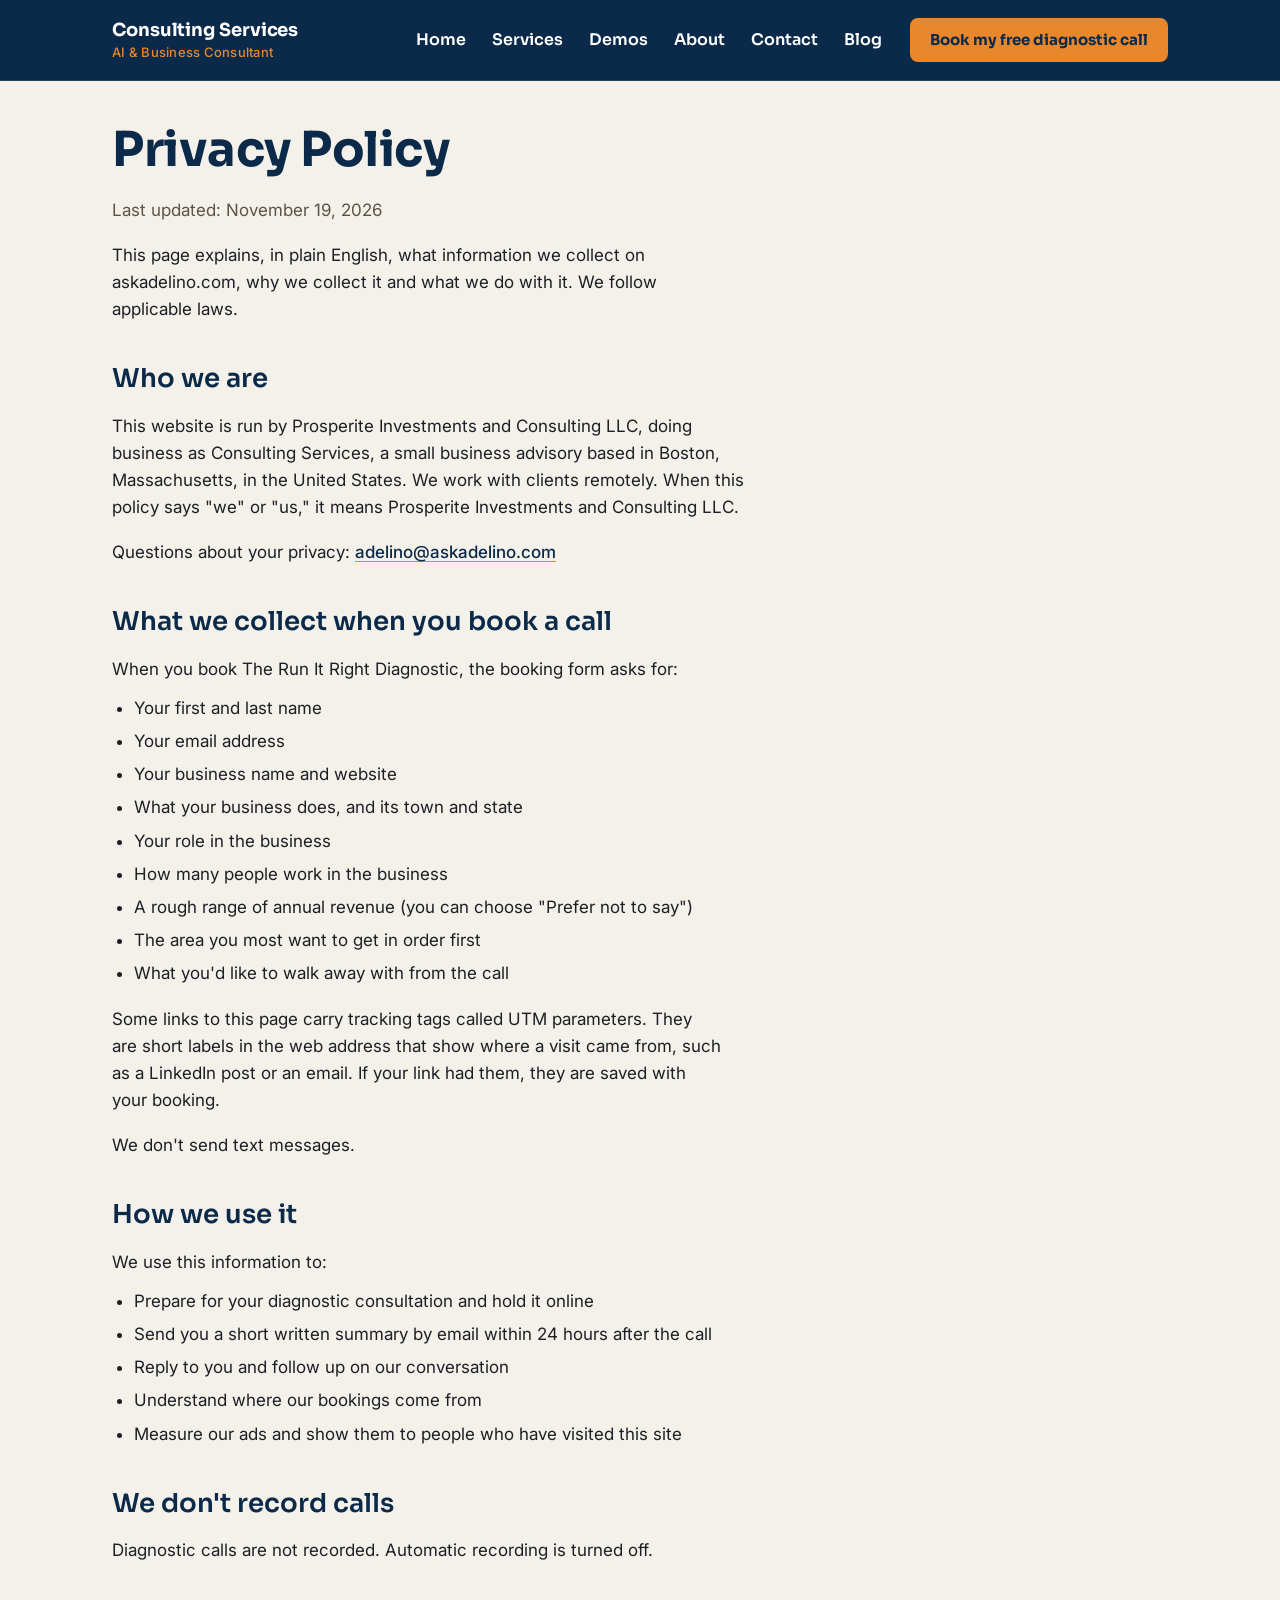
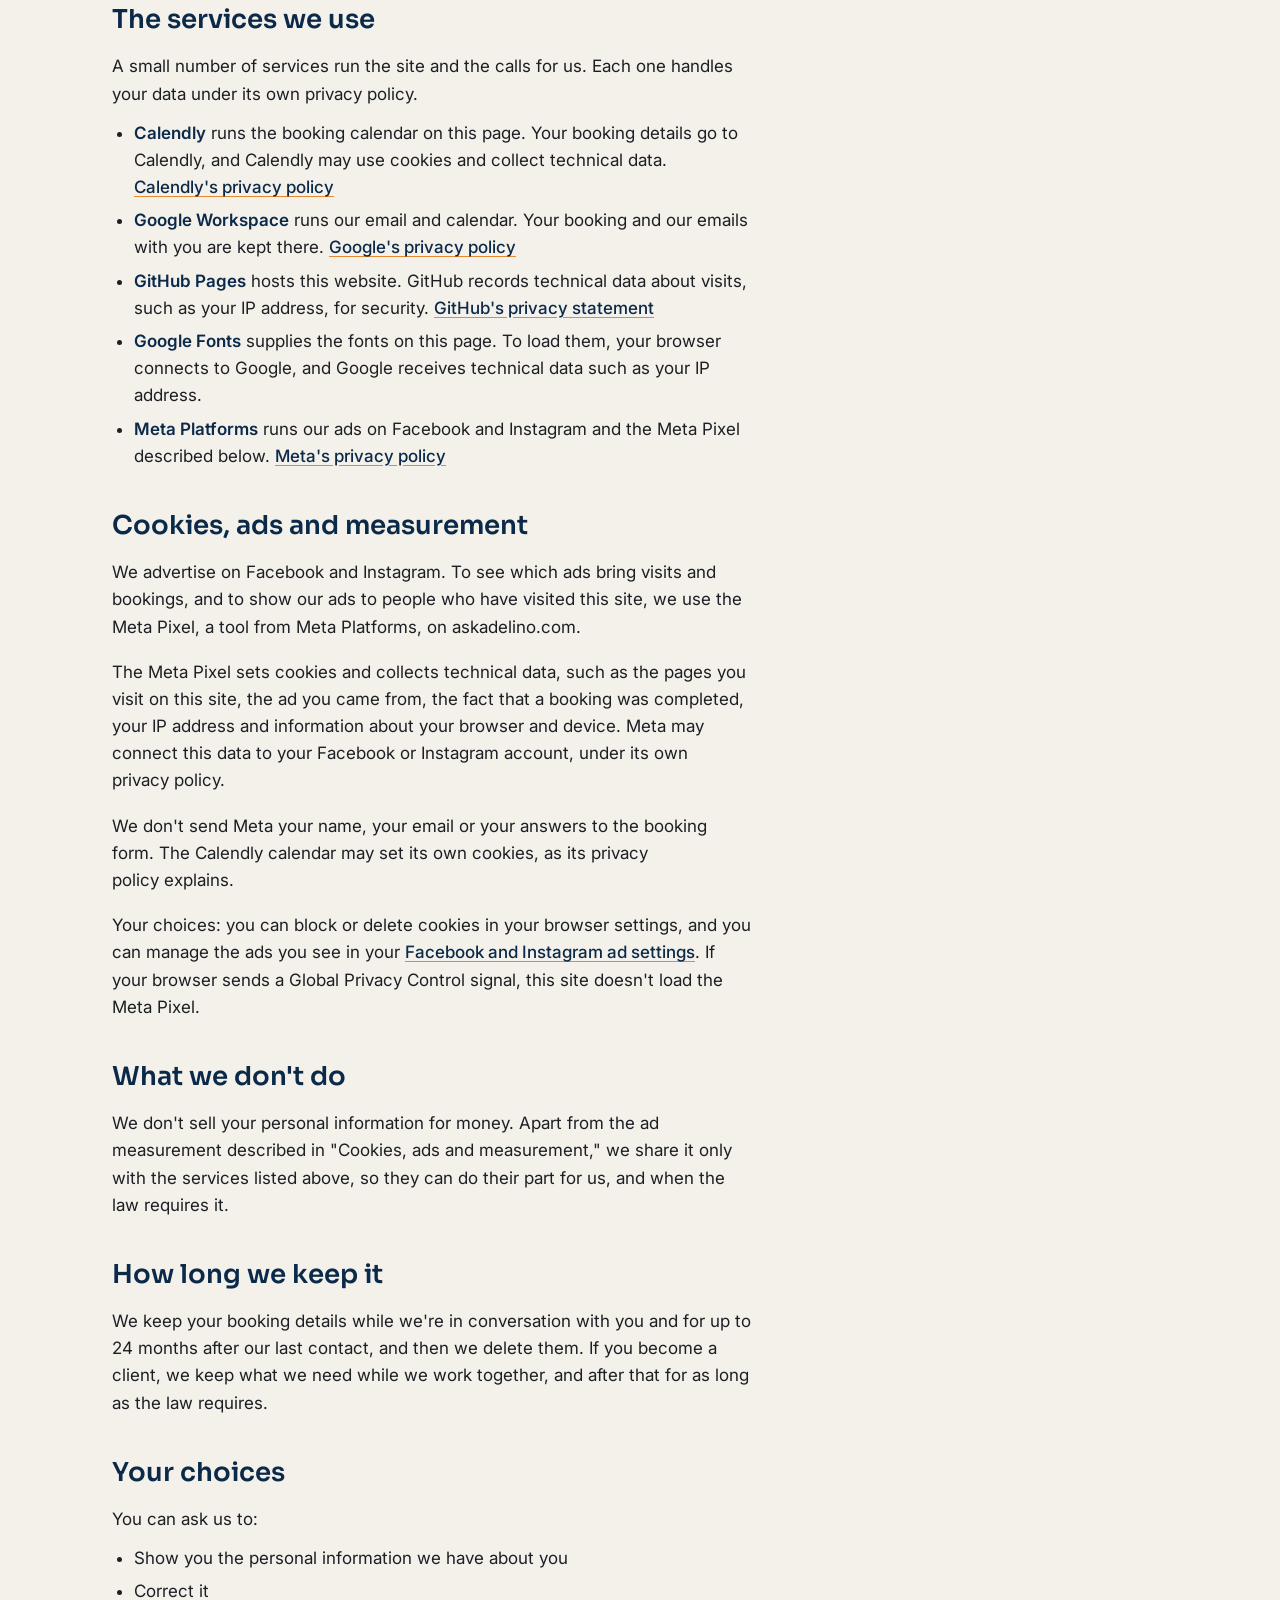
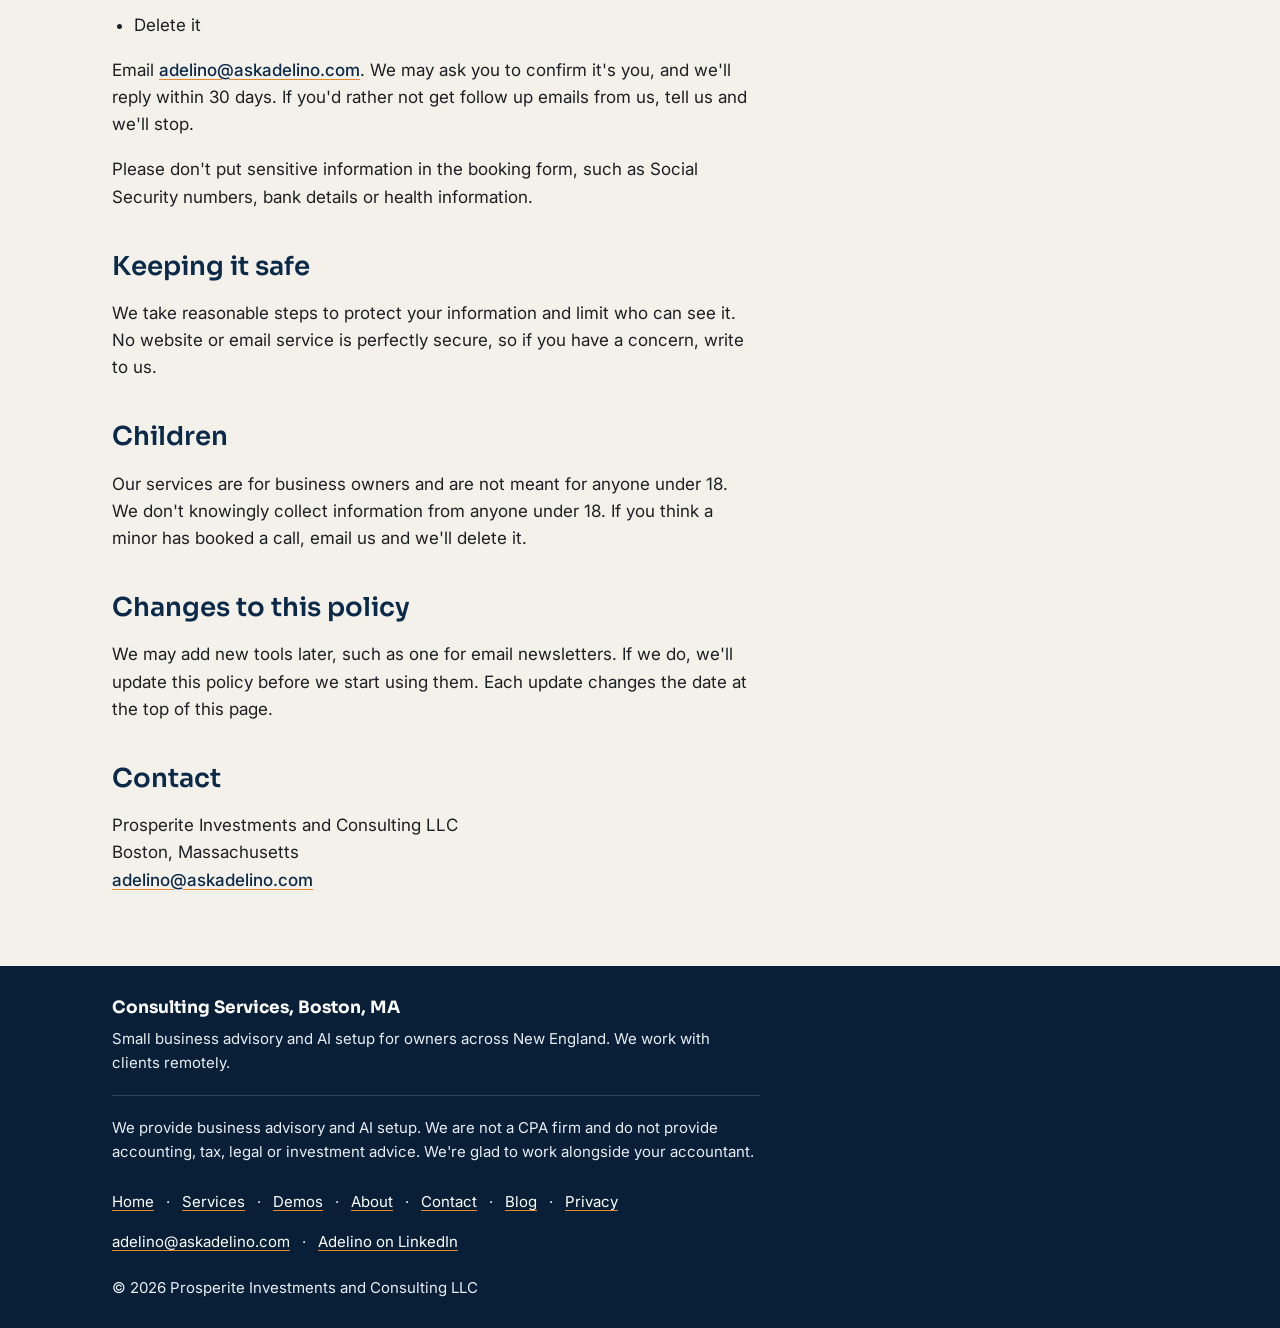
<file: privacy/index.html>
<!doctype html>
<html lang="en-US">
<head>
<meta charset="utf-8">
<meta name="viewport" content="width=device-width, initial-scale=1">
<script>document.documentElement.classList.add('js');</script>
<title>Privacy Policy | Consulting Services</title>
<meta name="description" content="This page explains, in plain English, what information we collect on askadelino.com, why we collect it and what we do with it.">
<link rel="canonical" href="https://askadelino.com/privacy/">
<meta name="theme-color" content="#0B2A4A">

<meta property="og:type" content="website">
<meta property="og:locale" content="en_US">
<meta property="og:site_name" content="Consulting Services">
<meta property="og:url" content="https://askadelino.com/privacy/">
<meta property="og:title" content="Privacy Policy | Consulting Services">
<meta property="og:description" content="This page explains, in plain English, what information we collect on askadelino.com, why we collect it and what we do with it.">
<meta property="og:image" content="https://askadelino.com/og.jpg">
<meta property="og:image:width" content="1200">
<meta property="og:image:height" content="630">
<meta property="og:image:alt" content="Adelino Ferreira, small business advisor, in a blue blazer outside an office building.">
<meta name="twitter:card" content="summary_large_image">
<meta name="twitter:title" content="Privacy Policy | Consulting Services">
<meta name="twitter:description" content="This page explains, in plain English, what information we collect on askadelino.com, why we collect it and what we do with it.">
<meta name="twitter:image" content="https://askadelino.com/og.jpg">
<meta name="twitter:image:alt" content="Adelino Ferreira, small business advisor, in a blue blazer outside an office building.">

<link rel="icon" href="/favicon.svg" type="image/svg+xml">
<link rel="icon" href="/favicon-32.png" type="image/png" sizes="32x32">
<link rel="apple-touch-icon" href="/apple-touch-icon.png">
<link rel="preconnect" href="https://fonts.googleapis.com">
<link rel="preconnect" href="https://fonts.gstatic.com" crossorigin>
<link rel="stylesheet" href="https://fonts.googleapis.com/css2?family=Inter:wght@400;500;600&family=Sora:wght@600;700&display=swap">
<link rel="stylesheet" href="/assets/site.css">
<script src="/assets/meta-pixel.js"></script>
</head>
<body class="simple">

<svg width="0" height="0" style="position:absolute" aria-hidden="true" focusable="false">
  <defs>
    <symbol id="i-menu" viewBox="0 0 24 24"><path d="M4 7h16"/><path d="M4 12h16"/><path d="M4 17h16"/></symbol>
    <symbol id="i-x" viewBox="0 0 24 24"><path d="M18 6 6 18"/><path d="m6 6 12 12"/></symbol>
    <symbol id="i-right" viewBox="0 0 24 24"><path d="M5 12h14"/><path d="m12 5 7 7-7 7"/></symbol>
  </defs>
</svg>

<header class="site-header">
  <div class="wrap bar">
    <a class="lockup" href="/">
      <span class="name">Consulting Services</span>
      <span class="desc">AI &amp; Business Consultant</span>
    </a>
    <button class="nav-toggle" type="button" aria-expanded="false" aria-controls="site-nav">
      <svg class="ic i-open" aria-hidden="true"><use href="#i-menu"/></svg><svg class="ic i-close" aria-hidden="true"><use href="#i-x"/></svg>
      <span class="nav-toggle-label">Menu</span>
    </button>
    <nav class="site-nav" id="site-nav" aria-label="Main">
      <ul class="nav-list">
        <li><a href="/">Home</a></li>
        <li><a href="/services/">Services</a></li><li><a href="/demo/">Demos</a></li>
        <li><a href="/about/">About</a></li>
        <li><a href="/contact/">Contact</a></li>
        <li><a href="/blog/">Blog</a></li>
      </ul>
      <a class="btn btn-sm head-cta" href="/diagnostic/#book" aria-label="Book my free diagnostic call, opens the booking page">Book my free diagnostic call</a>
    </nav>
  </div>
</header>

<main>

  <div class="wrap prose policy">
    <h1>Privacy Policy</h1>
    <p class="updated">Last updated: November 19, 2026</p>
    <p>This page explains, in plain English, what information we collect on askadelino.com, why we collect it and what we do with it. We follow applicable laws.</p>

    <h2>Who we are</h2>
    <p>This website is run by Prosperite Investments and Consulting LLC, doing business as Consulting Services, a small business advisory based in Boston, Massachusetts, in the United States. We work with clients remotely. When this policy says "we" or "us," it means Prosperite Investments and Consulting LLC.</p>
    <p>Questions about your privacy: <a href="mailto:adelino@askadelino.com">adelino@askadelino.com</a></p>

    <h2>What we collect when you book a call</h2>
    <p>When you book The Run It Right Diagnostic, the booking form asks for:</p>
    <ul>
      <li>Your first and last name</li>
      <li>Your email address</li>
      <li>Your business name and website</li>
      <li>What your business does, and its town and state</li>
      <li>Your role in the business</li>
      <li>How many people work in the business</li>
      <li>A rough range of annual revenue (you can choose "Prefer not to say")</li>
      <li>The area you most want to get in order first</li>
      <li>What you'd like to walk away with from the call</li>
    </ul>
    <p>Some links to this page carry tracking tags called UTM parameters. They are short labels in the web address that show where a visit came from, such as a LinkedIn post or an email. If your link had them, they are saved with your booking.</p>
    <p>We don't send text messages.</p>

    <h2>How we use it</h2>
    <p>We use this information to:</p>
    <ul>
      <li>Prepare for your diagnostic consultation and hold it online</li>
      <li>Send you a short written summary by email within 24 hours after the call</li>
      <li>Reply to you and follow up on our conversation</li>
      <li>Understand where our bookings come from</li>
      <li>Measure our ads and show them to people who have visited this site</li>
    </ul>

    <h2>We don't record calls</h2>
    <p>Diagnostic calls are not recorded. Automatic recording is turned off.</p>

    <h2>The services we use</h2>
    <p>A small number of services run the site and the calls for us. Each one handles your data under its own privacy policy.</p>
    <ul>
      <li><strong>Calendly</strong> runs the booking calendar on this page. Your booking details go to Calendly, and Calendly may use cookies and collect technical data. <a href="https://calendly.com/legal/privacy-notice" rel="noopener" target="_blank">Calendly's privacy policy</a></li>
      <li><strong>Google Workspace</strong> runs our email and calendar. Your booking and our emails with you are kept there. <a href="https://policies.google.com/privacy" rel="noopener" target="_blank">Google's privacy policy</a></li>
      <li><strong>GitHub Pages</strong> hosts this website. GitHub records technical data about visits, such as your IP address, for security. <a href="https://docs.github.com/en/site-policy/privacy-policies/github-general-privacy-statement" rel="noopener" target="_blank">GitHub's privacy statement</a></li>
      <li><strong>Google Fonts</strong> supplies the fonts on this page. To load them, your browser connects to Google, and Google receives technical data such as your IP address.</li>
      <li><strong>Meta Platforms</strong> runs our ads on Facebook and Instagram and the Meta Pixel described below. <a href="https://www.facebook.com/privacy/policy/" rel="noopener" target="_blank">Meta's privacy policy</a></li>
    </ul>

    <h2>Cookies, ads and measurement</h2>
    <p>We advertise on Facebook and Instagram. To see which ads bring visits and bookings, and to show our ads to people who have visited this site, we use the Meta Pixel, a tool from Meta Platforms, on askadelino.com.</p>
    <p>The Meta Pixel sets cookies and collects technical data, such as the pages you visit on this site, the ad you came from, the fact that a booking was completed, your IP address and information about your browser and device. Meta may connect this data to your Facebook or Instagram account, under its own privacy policy.</p>
    <p>We don't send Meta your name, your email or your answers to the booking form. The Calendly calendar may set its own cookies, as its privacy policy explains.</p>
    <p>Your choices: you can block or delete cookies in your browser settings, and you can manage the ads you see in your <a href="https://www.facebook.com/adpreferences/" rel="noopener" target="_blank">Facebook and Instagram ad settings</a>. If your browser sends a Global Privacy Control signal, this site doesn't load the Meta Pixel.</p>

    <h2>What we don't do</h2>
    <p>We don't sell your personal information for money. Apart from the ad measurement described in "Cookies, ads and measurement," we share it only with the services listed above, so they can do their part for us, and when the law requires it.</p>

    <h2>How long we keep it</h2>
    <p>We keep your booking details while we're in conversation with you and for up to 24 months after our last contact, and then we delete them. If you become a client, we keep what we need while we work together, and after that for as long as the law requires.</p>

    <h2>Your choices</h2>
    <p>You can ask us to:</p>
    <ul>
      <li>Show you the personal information we have about you</li>
      <li>Correct it</li>
      <li>Delete it</li>
    </ul>
    <p>Email <a href="mailto:adelino@askadelino.com">adelino@askadelino.com</a>. We may ask you to confirm it's you, and we'll reply within 30 days. If you'd rather not get follow up emails from us, tell us and we'll stop.</p>
    <p>Please don't put sensitive information in the booking form, such as Social Security numbers, bank details or health information.</p>

    <h2>Keeping it safe</h2>
    <p>We take reasonable steps to protect your information and limit who can see it. No website or email service is perfectly secure, so if you have a concern, write to us.</p>

    <h2>Children</h2>
    <p>Our services are for business owners and are not meant for anyone under 18. We don't knowingly collect information from anyone under 18. If you think a minor has booked a call, email us and we'll delete it.</p>

    <h2>Changes to this policy</h2>
    <p>We may add new tools later, such as one for email newsletters. If we do, we'll update this policy before we start using them. Each update changes the date at the top of this page.</p>

    <h2>Contact</h2>
    <p class="contact-block">Prosperite Investments and Consulting LLC<br>Boston, Massachusetts<br><a href="mailto:adelino@askadelino.com">adelino@askadelino.com</a></p>
  </div>

</main>

<footer class="site-foot">
  <div class="wrap">
    <p class="f-name">Consulting Services, Boston, MA</p>
    <p class="f-line">Small business advisory and AI setup for owners across New England. We work with clients remotely.</p>
    <p class="scope">We provide business advisory and AI setup. We are not a CPA firm and do not provide accounting, tax, legal or investment advice. We're glad to work alongside your accountant.</p>
    <nav aria-label="Footer"><p class="links"><a href="/">Home</a> <span aria-hidden="true">·</span> <a href="/services/">Services</a> <span aria-hidden="true">·</span> <a href="/demo/">Demos</a> <span aria-hidden="true">·</span> <a href="/about/">About</a> <span aria-hidden="true">·</span> <a href="/contact/">Contact</a> <span aria-hidden="true">·</span> <a href="/blog/">Blog</a> <span aria-hidden="true">·</span> <a href="/privacy/" aria-current="page">Privacy</a></p></nav>
    <p class="links contact-links"><a href="mailto:adelino@askadelino.com">adelino@askadelino.com</a> <span aria-hidden="true">·</span> <a href="https://www.linkedin.com/in/adelino-ferreira-972801154" rel="me noopener" target="_blank">Adelino on LinkedIn</a></p>
    <p class="copy">© 2026 Prosperite Investments and Consulting LLC</p>
  </div>
</footer>

<script src="/assets/site.js" defer></script>
</body>
</html>
</file>
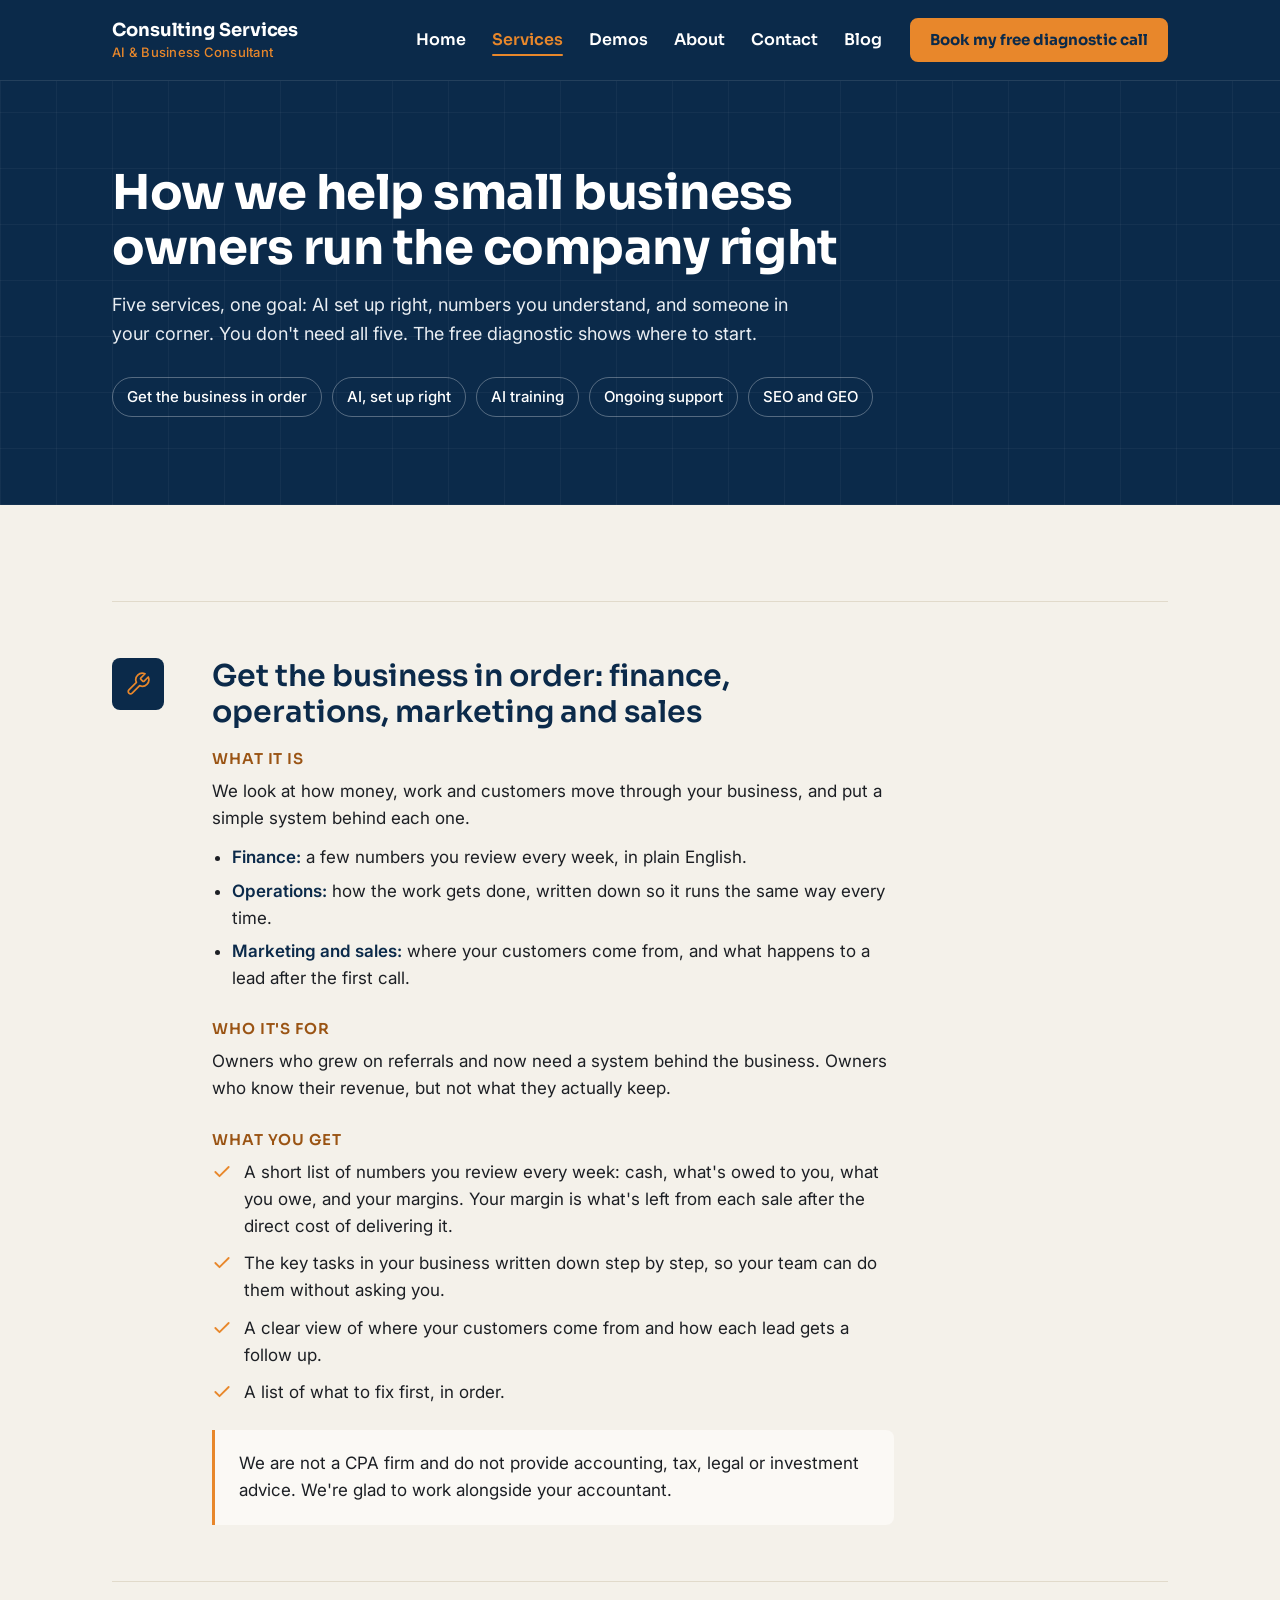
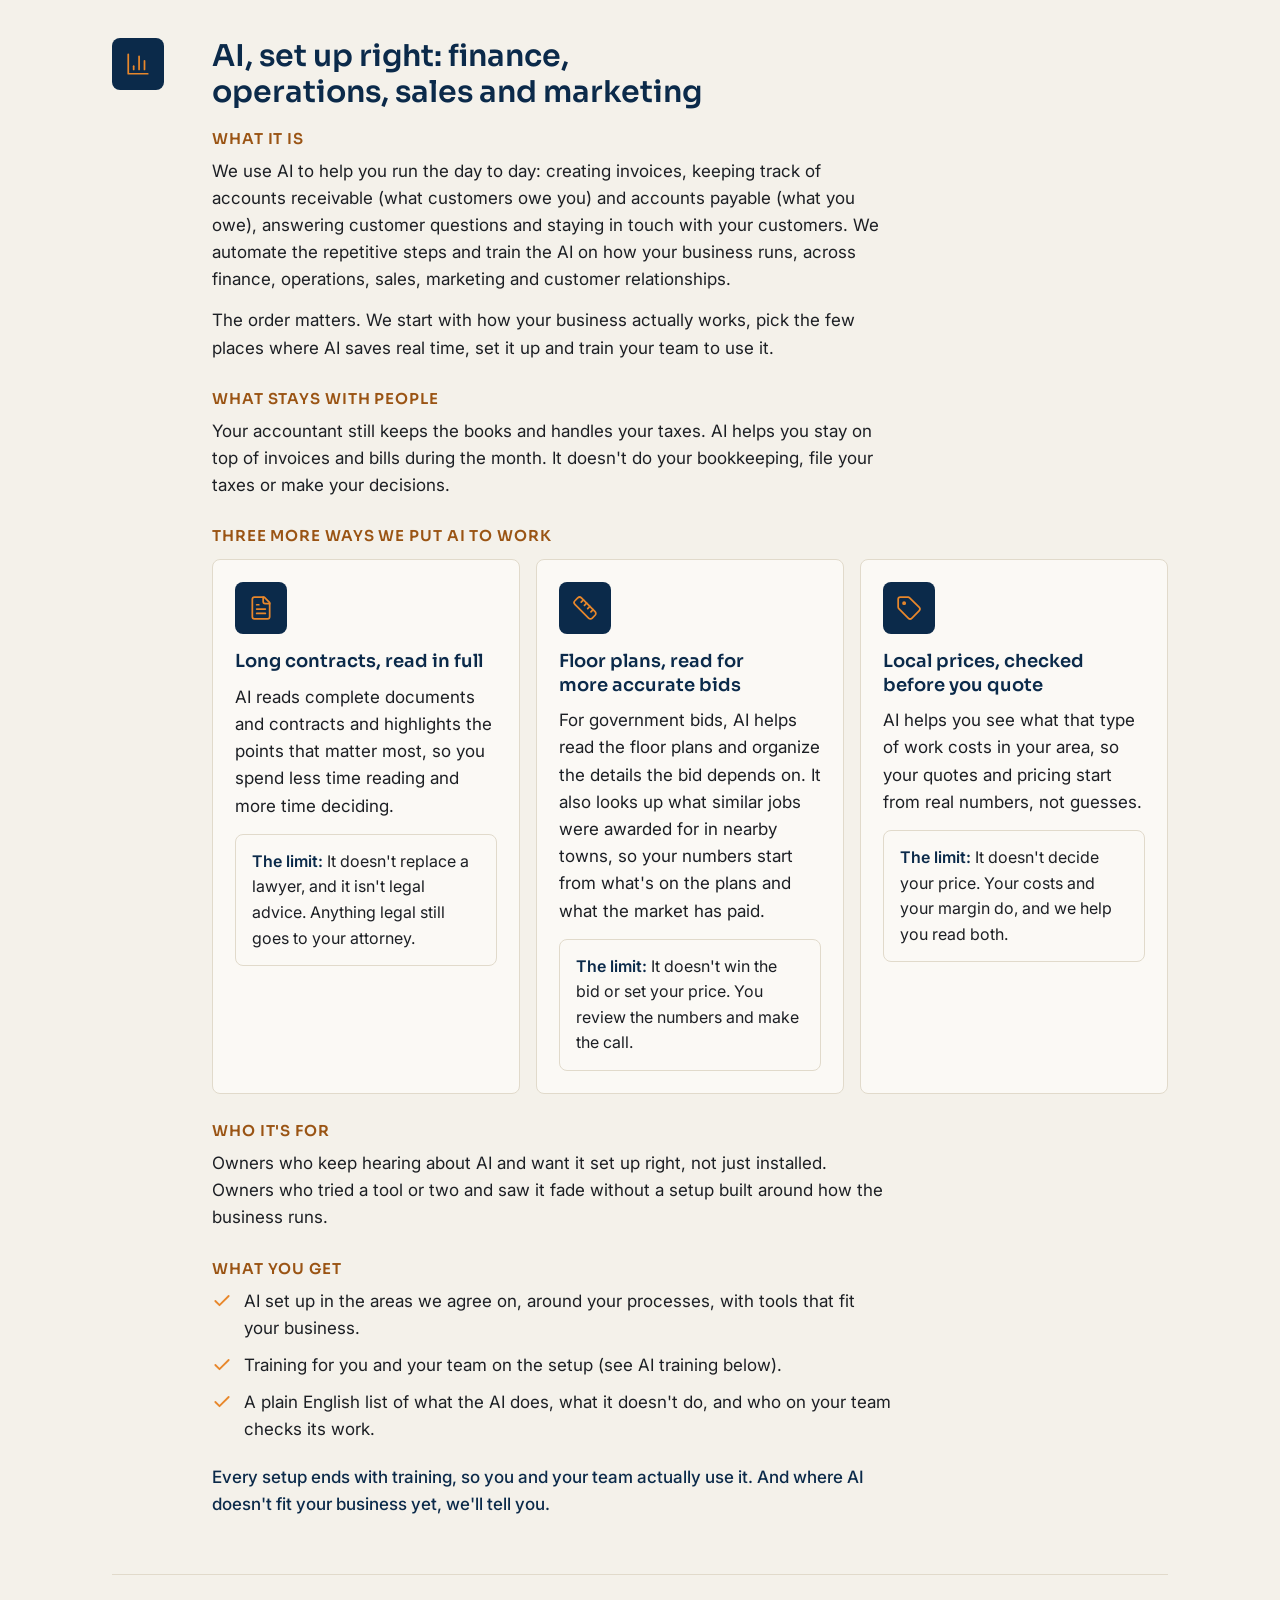
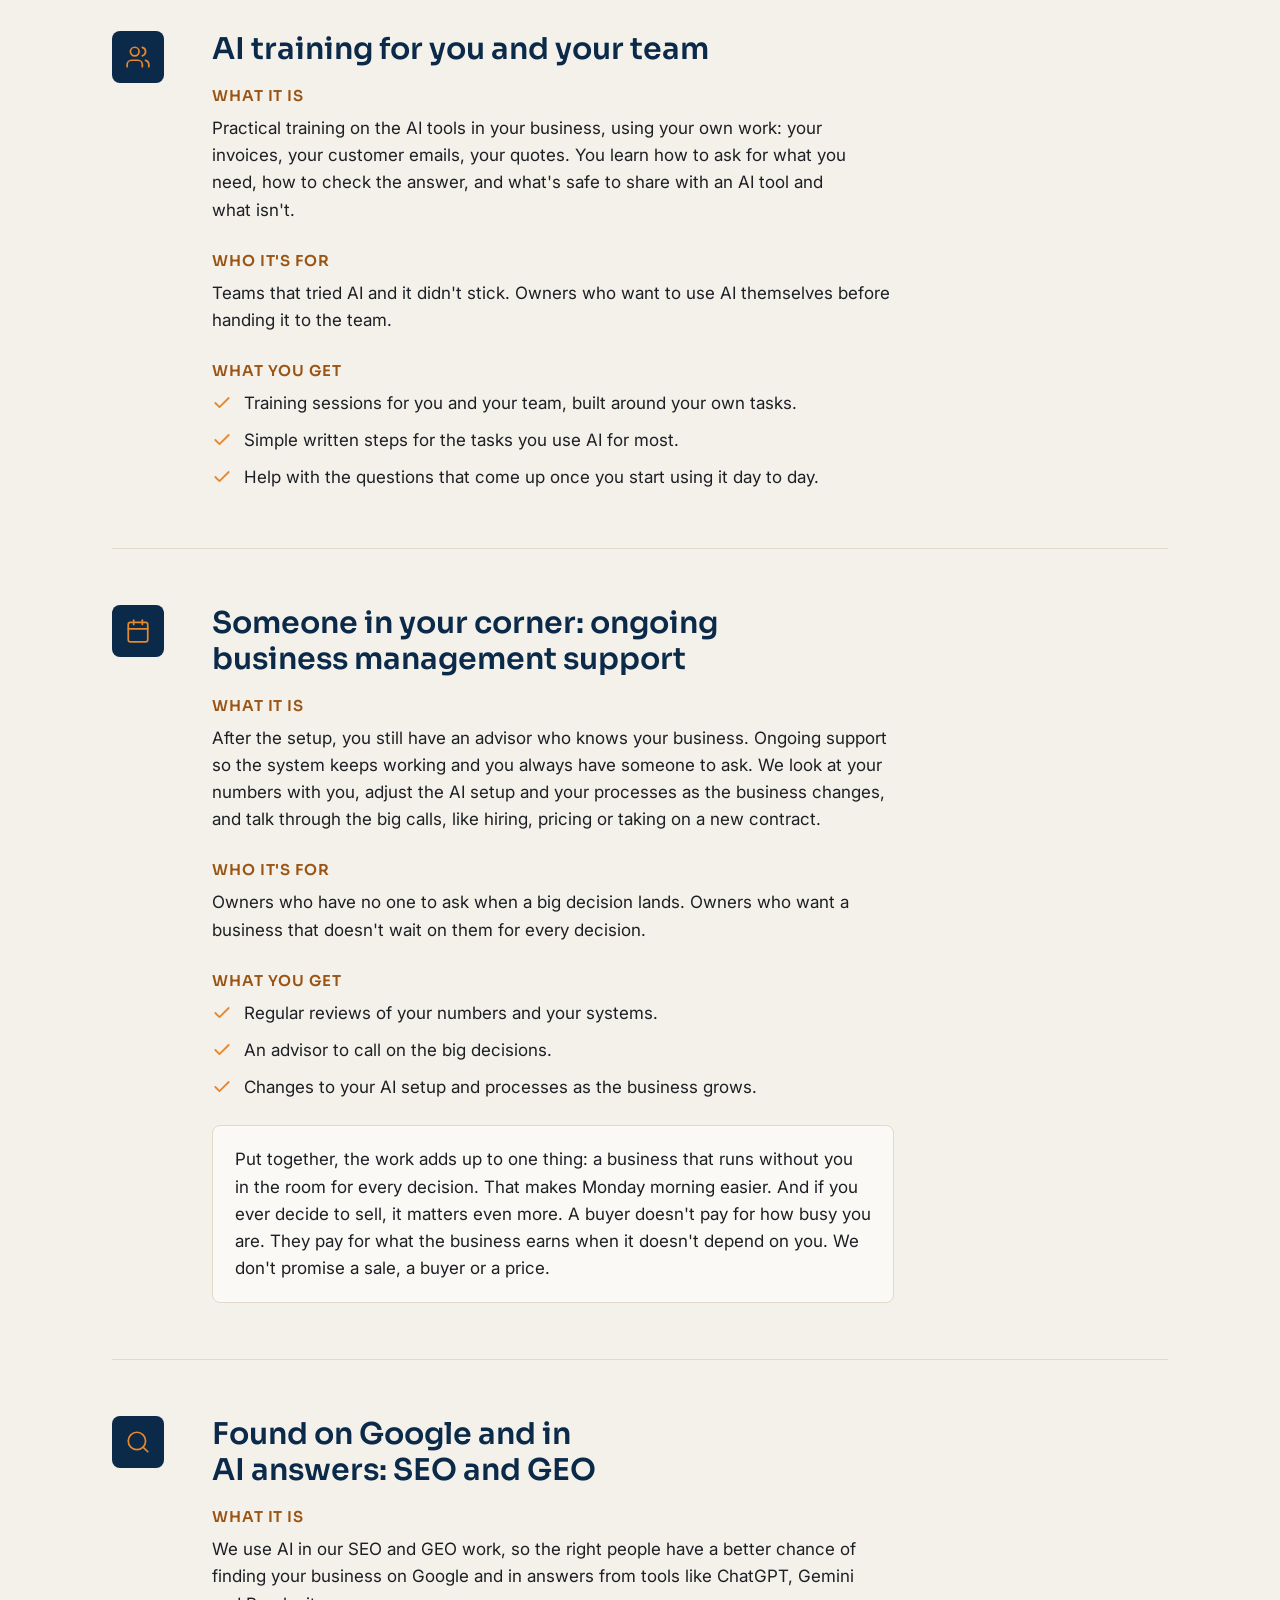
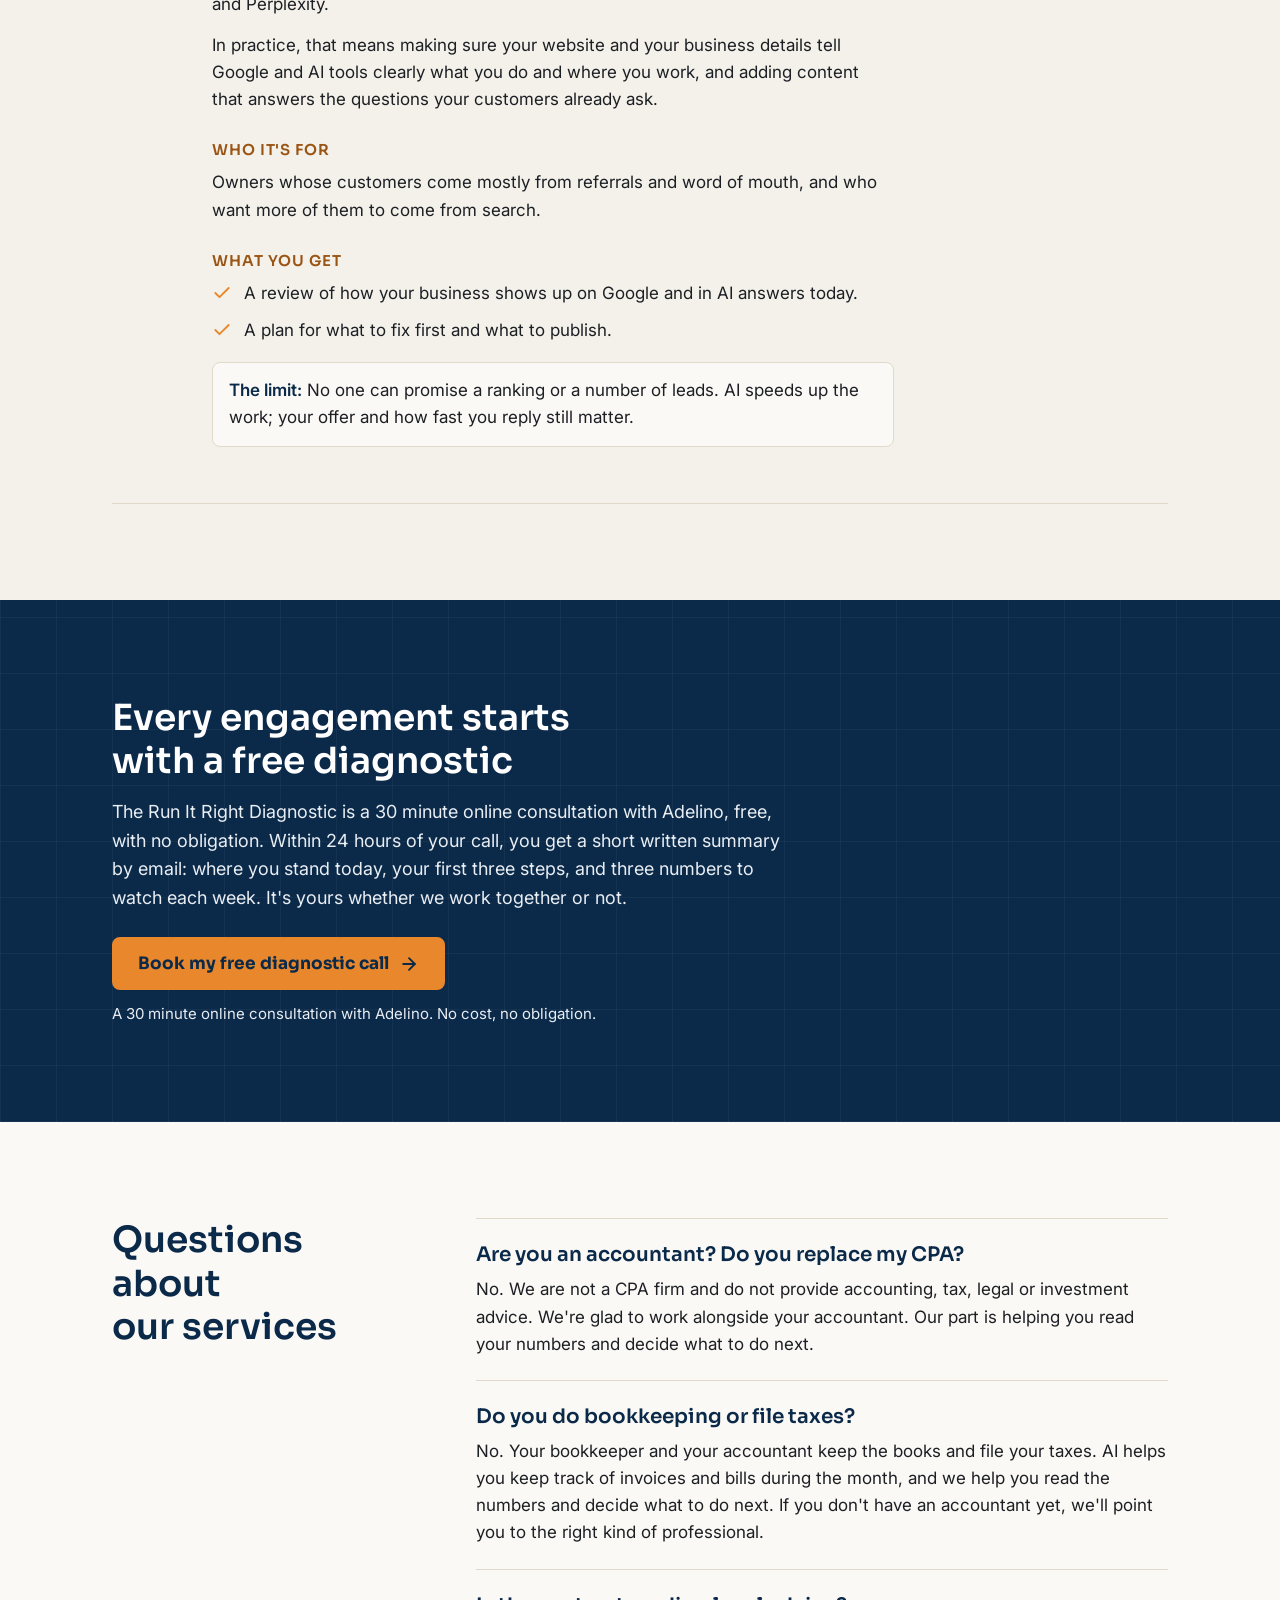
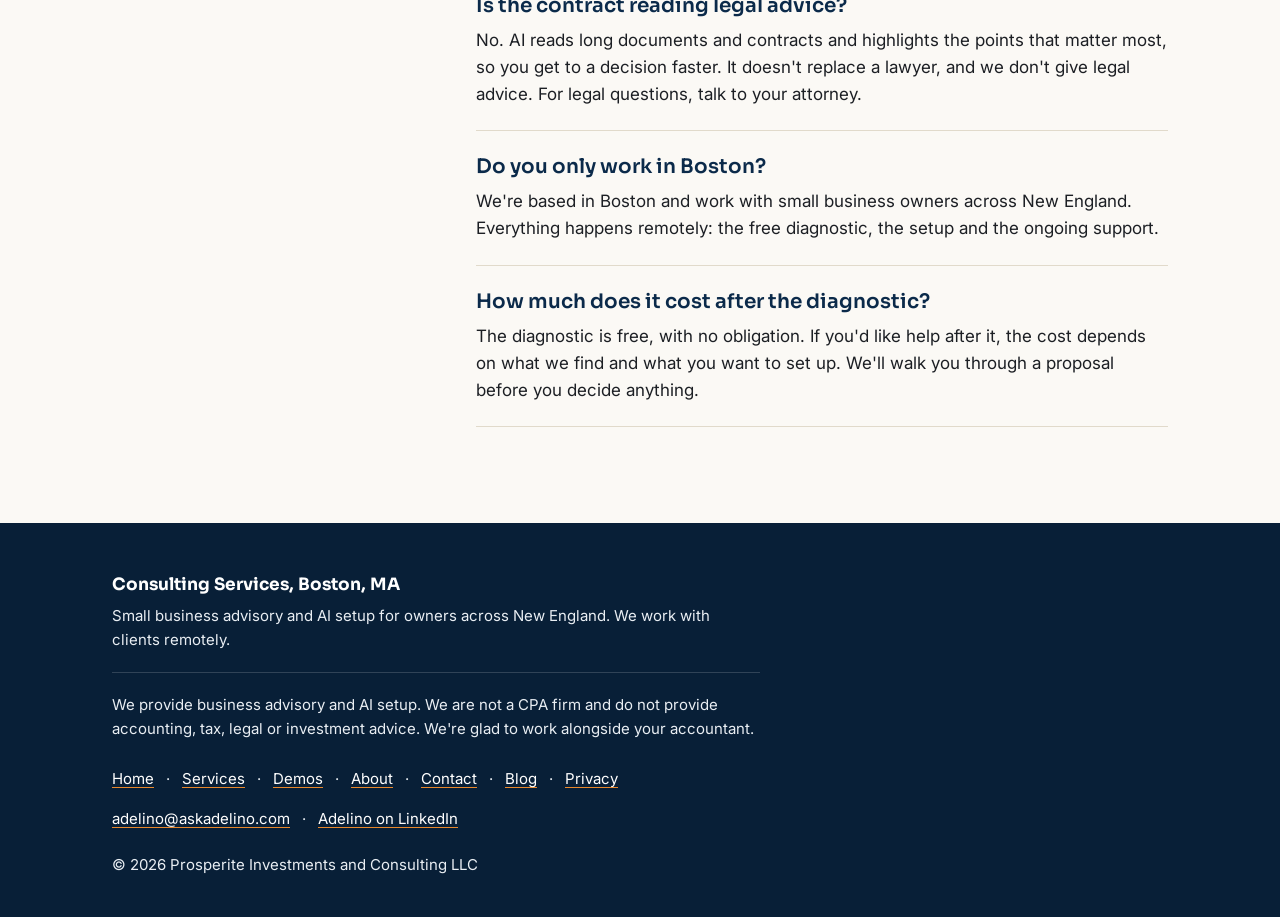
<file: services/index.html>
<!doctype html>
<html lang="en-US">
<head>
<meta charset="utf-8">
<meta name="viewport" content="width=device-width, initial-scale=1">
<script>document.documentElement.classList.add('js');</script>
<title>Small Business &amp; AI Advisory Services | Consulting Services</title>
<meta name="description" content="How we help small business owners across New England: numbers and systems in order, AI set up right, team training, ongoing support, SEO and GEO.">
<link rel="canonical" href="https://askadelino.com/services/">
<meta name="theme-color" content="#0B2A4A">

<meta property="og:type" content="website">
<meta property="og:locale" content="en_US">
<meta property="og:site_name" content="Consulting Services">
<meta property="og:url" content="https://askadelino.com/services/">
<meta property="og:title" content="Small Business &amp; AI Advisory Services | Consulting Services">
<meta property="og:description" content="How we help small business owners across New England: numbers and systems in order, AI set up right, team training, ongoing support, SEO and GEO.">
<meta property="og:image" content="https://askadelino.com/og.jpg">
<meta property="og:image:width" content="1200">
<meta property="og:image:height" content="630">
<meta property="og:image:alt" content="Adelino Ferreira, small business advisor, in a blue blazer outside an office building.">
<meta name="twitter:card" content="summary_large_image">
<meta name="twitter:title" content="Small Business &amp; AI Advisory Services | Consulting Services">
<meta name="twitter:description" content="How we help small business owners across New England: numbers and systems in order, AI set up right, team training, ongoing support, SEO and GEO.">
<meta name="twitter:image" content="https://askadelino.com/og.jpg">
<meta name="twitter:image:alt" content="Adelino Ferreira, small business advisor, in a blue blazer outside an office building.">

<link rel="icon" href="/favicon.svg" type="image/svg+xml">
<link rel="icon" href="/favicon-32.png" type="image/png" sizes="32x32">
<link rel="apple-touch-icon" href="/apple-touch-icon.png">
<link rel="preconnect" href="https://fonts.googleapis.com">
<link rel="preconnect" href="https://fonts.gstatic.com" crossorigin>
<link rel="stylesheet" href="https://fonts.googleapis.com/css2?family=Inter:wght@400;500;600&family=Sora:wght@600;700&display=swap">
<link rel="stylesheet" href="/assets/site.css">
<script src="/assets/meta-pixel.js"></script>
</head>
<body>

<svg width="0" height="0" style="position:absolute" aria-hidden="true" focusable="false">
  <defs>
    <symbol id="i-menu" viewBox="0 0 24 24"><path d="M4 7h16"/><path d="M4 12h16"/><path d="M4 17h16"/></symbol>
    <symbol id="i-x" viewBox="0 0 24 24"><path d="M18 6 6 18"/><path d="m6 6 12 12"/></symbol>
    <symbol id="i-right" viewBox="0 0 24 24"><path d="M5 12h14"/><path d="m12 5 7 7-7 7"/></symbol>
    <symbol id="i-check" viewBox="0 0 24 24"><path d="M20 6 9 17l-5-5"/></symbol>
    <symbol id="i-wrench" viewBox="0 0 24 24"><path d="M14.7 6.3a1 1 0 0 0 0 1.4l1.6 1.6a1 1 0 0 0 1.4 0l3.77-3.77a6 6 0 0 1-7.94 7.94l-6.91 6.91a2.12 2.12 0 0 1-3-3l6.91-6.91a6 6 0 0 1 7.94-7.94l-3.76 3.76z"/></symbol>
    <symbol id="i-bar" viewBox="0 0 24 24"><path d="M3 3v18h18"/><path d="M18 17V9"/><path d="M13 17V5"/><path d="M8 17v-3"/></symbol>
    <symbol id="i-users" viewBox="0 0 24 24"><path d="M16 21v-2a4 4 0 0 0-4-4H6a4 4 0 0 0-4 4v2"/><circle cx="9" cy="7" r="4"/><path d="M22 21v-2a4 4 0 0 0-3-3.87"/><path d="M16 3.13a4 4 0 0 1 0 7.75"/></symbol>
    <symbol id="i-cal" viewBox="0 0 24 24"><rect width="18" height="18" x="3" y="4" rx="2"/><path d="M16 2v4"/><path d="M8 2v4"/><path d="M3 10h18"/></symbol>
    <symbol id="i-search" viewBox="0 0 24 24"><path d="M11 3a8 8 0 1 0 0 16 8 8 0 0 0 0-16z"/><path d="m21 21-4.3-4.3"/></symbol>
    <symbol id="i-file" viewBox="0 0 24 24"><path d="M15 2H6a2 2 0 0 0-2 2v16a2 2 0 0 0 2 2h12a2 2 0 0 0 2-2V7Z"/><path d="M14 2v4a2 2 0 0 0 2 2h4"/><path d="M16 13H8"/><path d="M16 17H8"/><path d="M10 9H8"/></symbol>
    <symbol id="i-ruler" viewBox="0 0 24 24"><path d="M21.3 15.3a2.4 2.4 0 0 1 0 3.4l-2.6 2.6a2.4 2.4 0 0 1-3.4 0L2.7 8.7a2.41 2.41 0 0 1 0-3.4l2.6-2.6a2.41 2.41 0 0 1 3.4 0Z"/><path d="m14.5 12.5 2-2"/><path d="m11.5 9.5 2-2"/><path d="m8.5 6.5 2-2"/><path d="m17.5 15.5 2-2"/></symbol>
    <symbol id="i-tag" viewBox="0 0 24 24"><path d="M12.586 2.586A2 2 0 0 0 11.172 2H4a2 2 0 0 0-2 2v7.172a2 2 0 0 0 .586 1.414l8.704 8.704a2.426 2.426 0 0 0 3.42 0l6.58-6.58a2.426 2.426 0 0 0 0-3.42z"/><circle cx="7.5" cy="7.5" r="1"/></symbol>
  </defs>
</svg>

<header class="site-header">
  <div class="wrap bar">
    <a class="lockup" href="/">
      <span class="name">Consulting Services</span>
      <span class="desc">AI &amp; Business Consultant</span>
    </a>
    <button class="nav-toggle" type="button" aria-expanded="false" aria-controls="site-nav">
      <svg class="ic i-open" aria-hidden="true"><use href="#i-menu"/></svg><svg class="ic i-close" aria-hidden="true"><use href="#i-x"/></svg>
      <span class="nav-toggle-label">Menu</span>
    </button>
    <nav class="site-nav" id="site-nav" aria-label="Main">
      <ul class="nav-list">
        <li><a href="/">Home</a></li>
        <li><a href="/services/" aria-current="page">Services</a></li><li><a href="/demo/">Demos</a></li>
        <li><a href="/about/">About</a></li>
        <li><a href="/contact/">Contact</a></li>
        <li><a href="/blog/">Blog</a></li>
      </ul>
      <a class="btn btn-sm head-cta" href="/diagnostic/#book" aria-label="Book my free diagnostic call, opens the booking page">Book my free diagnostic call</a>
    </nav>
  </div>
</header>

<main>

  <section class="page-hero dark grid-bg" aria-labelledby="page-title">
    <div class="wrap">
      <h1 id="page-title">How we help small business owners run the company right</h1>
      <p class="lead">Five services, one goal: AI set up right, numbers you understand, and someone in your corner. You don't need all five. The free diagnostic shows where to start.</p>
      <nav class="jump" aria-label="Services on this page">
        <a href="#organize">Get the business in order</a>
        <a href="#ai-setup">AI, set up right</a>
        <a href="#ai-training">AI training</a>
        <a href="#ongoing-support">Ongoing support</a>
        <a href="#seo-geo">SEO and GEO</a>
      </nav>
    </div>
  </section>

  <div class="section services-list">
    <div class="wrap">
      <section class="service" id="organize" aria-labelledby="organize-title">
        <div class="ic-wrap" aria-hidden="true"><svg class="ic" aria-hidden="true"><use href="#i-wrench"/></svg></div>
        <div class="body">
          <h2 id="organize-title">Get the business in order: finance, operations, marketing and sales</h2>
          <h3 class="mini">What it is</h3>
          <p>We look at how money, work and customers move through your business, and put a simple system behind each one.</p>
          <ul class="def-list">
            <li><strong>Finance:</strong> a few numbers you review every week, in plain English.</li>
            <li><strong>Operations:</strong> how the work gets done, written down so it runs the same way every time.</li>
            <li><strong>Marketing and sales:</strong> where your customers come from, and what happens to a lead after the first call.</li>
          </ul>
          <h3 class="mini">Who it's for</h3>
          <p>Owners who grew on referrals and now need a system behind the business. Owners who know their revenue, but not what they actually keep.</p>
          <h3 class="mini">What you get</h3>
          <ul class="gets">
            <li><svg class="ic" aria-hidden="true"><use href="#i-check"/></svg><span>A short list of numbers you review every week: cash, what's owed to you, what you owe, and your margins. Your margin is what's left from each sale after the direct cost of delivering it.</span></li>
            <li><svg class="ic" aria-hidden="true"><use href="#i-check"/></svg><span>The key tasks in your business written down step by step, so your team can do them without asking you.</span></li>
            <li><svg class="ic" aria-hidden="true"><use href="#i-check"/></svg><span>A clear view of where your customers come from and how each lead gets a follow up.</span></li>
            <li><svg class="ic" aria-hidden="true"><use href="#i-check"/></svg><span>A list of what to fix first, in order.</span></li>
          </ul>
          <p class="scope-note">We are not a CPA firm and do not provide accounting, tax, legal or investment advice. We're glad to work alongside your accountant.</p>
        </div>
      </section>
      <section class="service" id="ai-setup" aria-labelledby="ai-setup-title">
        <div class="ic-wrap" aria-hidden="true"><svg class="ic" aria-hidden="true"><use href="#i-bar"/></svg></div>
        <div class="body">
          <h2 id="ai-setup-title">AI, set up right: finance, operations, sales and marketing</h2>
          <h3 class="mini">What it is</h3>
          <p>We use AI to help you run the day to day: creating invoices, keeping track of accounts receivable (what customers owe you) and accounts payable (what you owe), answering customer questions and staying in touch with your customers. We automate the repetitive steps and train the AI on how your business runs, across finance, operations, sales, marketing and customer relationships.</p>
          <p>The order matters. We start with how your business actually works, pick the few places where AI saves real time, set it up and train your team to use it.</p>
          <h3 class="mini">What stays with people</h3>
          <p>Your accountant still keeps the books and handles your taxes. AI helps you stay on top of invoices and bills during the month. It doesn't do your bookkeeping, file your taxes or make your decisions.</p>
          <h3 class="mini">Three more ways we put AI to work</h3>
          <div class="cards three ai-more">
            <article class="card ai-card">
              <div class="ic-wrap" aria-hidden="true"><svg class="ic" aria-hidden="true"><use href="#i-file"/></svg></div>
              <h3>Long contracts, read in full</h3>
              <p>AI reads complete documents and contracts and highlights the points that matter most, so you spend less time reading and more time deciding.</p>
              <p class="limit"><strong>The limit:</strong> It doesn't replace a lawyer, and it isn't legal advice. Anything legal still goes to your attorney.</p>
            </article>
            <article class="card ai-card">
              <div class="ic-wrap" aria-hidden="true"><svg class="ic" aria-hidden="true"><use href="#i-ruler"/></svg></div>
              <h3>Floor plans, read for more accurate bids</h3>
              <p>For government bids, AI helps read the floor plans and organize the details the bid depends on. It also looks up what similar jobs were awarded for in nearby towns, so your numbers start from what's on the plans and what the market has paid.</p>
              <p class="limit"><strong>The limit:</strong> It doesn't win the bid or set your price. You review the numbers and make the call.</p>
            </article>
            <article class="card ai-card">
              <div class="ic-wrap" aria-hidden="true"><svg class="ic" aria-hidden="true"><use href="#i-tag"/></svg></div>
              <h3>Local prices, checked before you quote</h3>
              <p>AI helps you see what that type of work costs in your area, so your quotes and pricing start from real numbers, not guesses.</p>
              <p class="limit"><strong>The limit:</strong> It doesn't decide your price. Your costs and your margin do, and we help you read both.</p>
            </article>
          </div>
          <h3 class="mini">Who it's for</h3>
          <p>Owners who keep hearing about AI and want it set up right, not just installed. Owners who tried a tool or two and saw it fade without a setup built around how the business runs.</p>
          <h3 class="mini">What you get</h3>
          <ul class="gets">
            <li><svg class="ic" aria-hidden="true"><use href="#i-check"/></svg><span>AI set up in the areas we agree on, around your processes, with tools that fit your business.</span></li>
            <li><svg class="ic" aria-hidden="true"><use href="#i-check"/></svg><span>Training for you and your team on the setup (see AI training below).</span></li>
            <li><svg class="ic" aria-hidden="true"><use href="#i-check"/></svg><span>A plain English list of what the AI does, what it doesn't do, and who on your team checks its work.</span></li>
          </ul>
          <p class="close-line">Every setup ends with training, so you and your team actually use it. And where AI doesn't fit your business yet, we'll tell you.</p>
        </div>
      </section>
      <section class="service" id="ai-training" aria-labelledby="ai-training-title">
        <div class="ic-wrap" aria-hidden="true"><svg class="ic" aria-hidden="true"><use href="#i-users"/></svg></div>
        <div class="body">
          <h2 id="ai-training-title">AI training for you and your team</h2>
          <h3 class="mini">What it is</h3>
          <p>Practical training on the AI tools in your business, using your own work: your invoices, your customer emails, your quotes. You learn how to ask for what you need, how to check the answer, and what's safe to share with an AI tool and what isn't.</p>
          <h3 class="mini">Who it's for</h3>
          <p>Teams that tried AI and it didn't stick. Owners who want to use AI themselves before handing it to the team.</p>
          <h3 class="mini">What you get</h3>
          <ul class="gets">
            <li><svg class="ic" aria-hidden="true"><use href="#i-check"/></svg><span>Training sessions for you and your team, built around your own tasks.</span></li>
            <li><svg class="ic" aria-hidden="true"><use href="#i-check"/></svg><span>Simple written steps for the tasks you use AI for most.</span></li>
            <li><svg class="ic" aria-hidden="true"><use href="#i-check"/></svg><span>Help with the questions that come up once you start using it day to day.</span></li>
          </ul>
        </div>
      </section>
      <section class="service" id="ongoing-support" aria-labelledby="ongoing-support-title">
        <div class="ic-wrap" aria-hidden="true"><svg class="ic" aria-hidden="true"><use href="#i-cal"/></svg></div>
        <div class="body">
          <h2 id="ongoing-support-title">Someone in your corner: ongoing business management support</h2>
          <h3 class="mini">What it is</h3>
          <p>After the setup, you still have an advisor who knows your business. Ongoing support so the system keeps working and you always have someone to ask. We look at your numbers with you, adjust the AI setup and your processes as the business changes, and talk through the big calls, like hiring, pricing or taking on a new contract.</p>
          <h3 class="mini">Who it's for</h3>
          <p>Owners who have no one to ask when a big decision lands. Owners who want a business that doesn't wait on them for every decision.</p>
          <h3 class="mini">What you get</h3>
          <ul class="gets">
            <li><svg class="ic" aria-hidden="true"><use href="#i-check"/></svg><span>Regular reviews of your numbers and your systems.</span></li>
            <li><svg class="ic" aria-hidden="true"><use href="#i-check"/></svg><span>An advisor to call on the big decisions.</span></li>
            <li><svg class="ic" aria-hidden="true"><use href="#i-check"/></svg><span>Changes to your AI setup and processes as the business grows.</span></li>
          </ul>
          <p class="pull">Put together, the work adds up to one thing: a business that runs without you in the room for every decision. That makes Monday morning easier. And if you ever decide to sell, it matters even more. A buyer doesn't pay for how busy you are. They pay for what the business earns when it doesn't depend on you. We don't promise a sale, a buyer or a price.</p>
        </div>
      </section>
      <section class="service" id="seo-geo" aria-labelledby="seo-geo-title">
        <div class="ic-wrap" aria-hidden="true"><svg class="ic" aria-hidden="true"><use href="#i-search"/></svg></div>
        <div class="body">
          <h2 id="seo-geo-title">Found on Google and in AI answers: SEO and GEO</h2>
          <h3 class="mini">What it is</h3>
          <p>We use AI in our SEO and GEO work, so the right people have a better chance of finding your business on Google and in answers from tools like ChatGPT, Gemini and Perplexity.</p>
          <p>In practice, that means making sure your website and your business details tell Google and AI tools clearly what you do and where you work, and adding content that answers the questions your customers already ask.</p>
          <h3 class="mini">Who it's for</h3>
          <p>Owners whose customers come mostly from referrals and word of mouth, and who want more of them to come from search.</p>
          <h3 class="mini">What you get</h3>
          <ul class="gets">
            <li><svg class="ic" aria-hidden="true"><use href="#i-check"/></svg><span>A review of how your business shows up on Google and in AI answers today.</span></li>
            <li><svg class="ic" aria-hidden="true"><use href="#i-check"/></svg><span>A plan for what to fix first and what to publish.</span></li>
          </ul>
          <p class="limit"><strong>The limit:</strong> No one can promise a ranking or a number of leads. AI speeds up the work; your offer and how fast you reply still matter.</p>
        </div>
      </section>
    </div>
  </div>

  <section class="section dark grid-bg cta-band" aria-labelledby="start-title">
    <div class="wrap">
      <h2 id="start-title">Every engagement starts with a free diagnostic</h2>
      <p class="lead">The Run It Right Diagnostic is a 30 minute online consultation with Adelino, free, with no obligation. Within 24 hours of your call, you get a short written summary by email: where you stand today, your first three steps, and three numbers to watch each week. It's yours whether we work together or not.</p>
      <div class="actions">
        <a class="btn" href="/diagnostic/#book">Book my free diagnostic call <svg class="ic" aria-hidden="true"><use href="#i-right"/></svg></a>
        <p class="micro">A 30 minute online consultation with Adelino. No cost, no obligation.</p>
      </div>
    </div>
  </section>

  <section class="section paper" aria-labelledby="faq-title">
    <div class="wrap faq-wrap">
      <h2 id="faq-title">Questions about our services</h2>
      <div class="faq">
        <div class="faq-item">
          <h3>Are you an accountant? Do you replace my CPA?</h3>
          <p>No. We are not a CPA firm and do not provide accounting, tax, legal or investment advice. We're glad to work alongside your accountant. Our part is helping you read your numbers and decide what to do next.</p>
        </div>
        <div class="faq-item">
          <h3>Do you do bookkeeping or file taxes?</h3>
          <p>No. Your bookkeeper and your accountant keep the books and file your taxes. AI helps you keep track of invoices and bills during the month, and we help you read the numbers and decide what to do next. If you don't have an accountant yet, we'll point you to the right kind of professional.</p>
        </div>
        <div class="faq-item">
          <h3>Is the contract reading legal advice?</h3>
          <p>No. AI reads long documents and contracts and highlights the points that matter most, so you get to a decision faster. It doesn't replace a lawyer, and we don't give legal advice. For legal questions, talk to your attorney.</p>
        </div>
        <div class="faq-item">
          <h3>Do you only work in Boston?</h3>
          <p>We're based in Boston and work with small business owners across New England. Everything happens remotely: the free diagnostic, the setup and the ongoing support.</p>
        </div>
        <div class="faq-item">
          <h3>How much does it cost after the diagnostic?</h3>
          <p>The diagnostic is free, with no obligation. If you'd like help after it, the cost depends on what we find and what you want to set up. We'll walk you through a proposal before you decide anything.</p>
        </div>
      </div>
    </div>
  </section>

</main>

<footer class="site-foot">
  <div class="wrap">
    <p class="f-name">Consulting Services, Boston, MA</p>
    <p class="f-line">Small business advisory and AI setup for owners across New England. We work with clients remotely.</p>
    <p class="scope">We provide business advisory and AI setup. We are not a CPA firm and do not provide accounting, tax, legal or investment advice. We're glad to work alongside your accountant.</p>
    <nav aria-label="Footer"><p class="links"><a href="/">Home</a> <span aria-hidden="true">·</span> <a href="/services/" aria-current="page">Services</a> <span aria-hidden="true">·</span> <a href="/demo/">Demos</a> <span aria-hidden="true">·</span> <a href="/about/">About</a> <span aria-hidden="true">·</span> <a href="/contact/">Contact</a> <span aria-hidden="true">·</span> <a href="/blog/">Blog</a> <span aria-hidden="true">·</span> <a href="/privacy/">Privacy</a></p></nav>
    <p class="links contact-links"><a href="mailto:adelino@askadelino.com">adelino@askadelino.com</a> <span aria-hidden="true">·</span> <a href="https://www.linkedin.com/in/adelino-ferreira-972801154" rel="me noopener" target="_blank">Adelino on LinkedIn</a></p>
    <p class="copy">© 2026 Prosperite Investments and Consulting LLC</p>
  </div>
</footer>

<script src="/assets/site.js" defer></script>
</body>
</html>
</file>
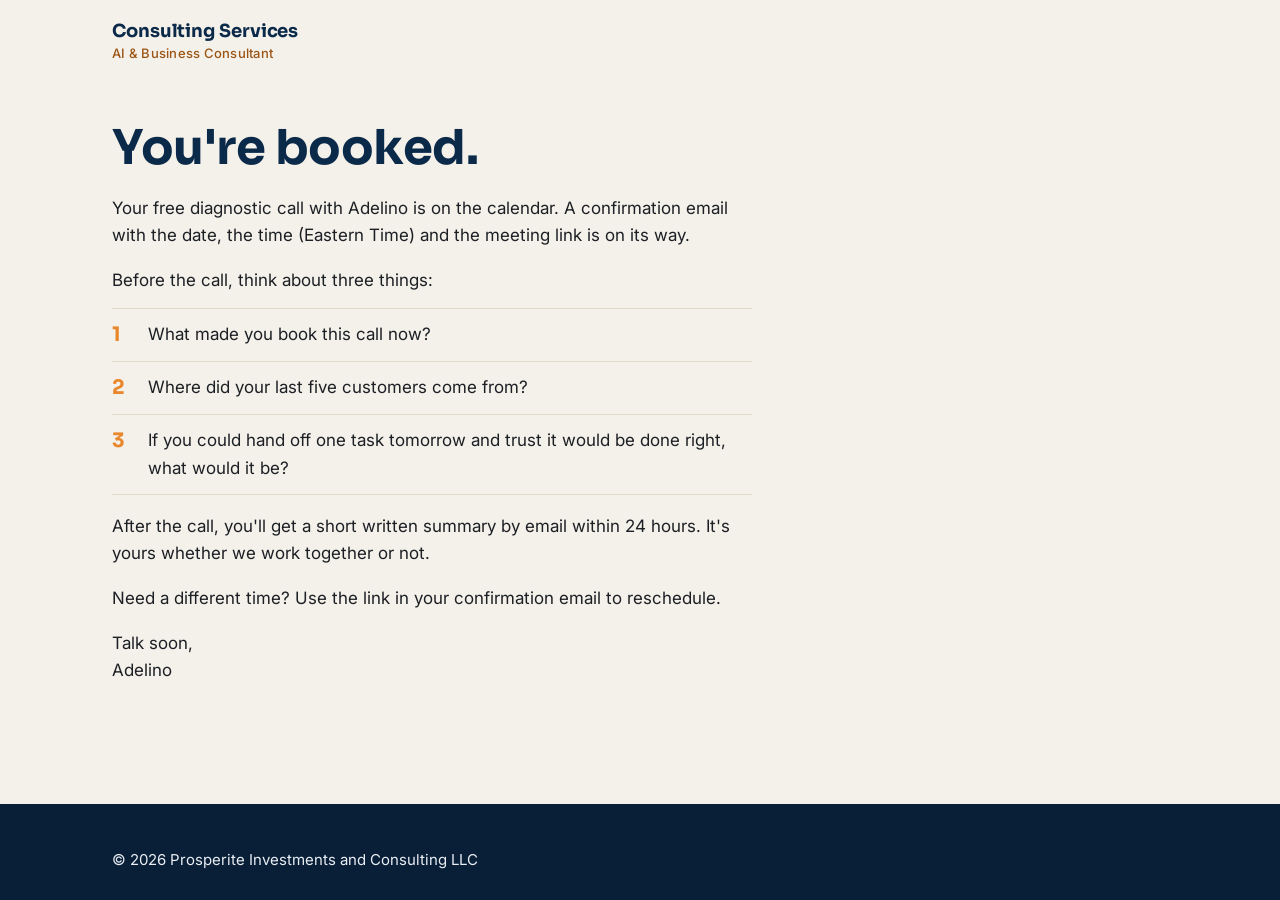
<file: thank-you/index.html>
<!doctype html>
<html lang="en-US">
<head>
<meta charset="utf-8">
<meta name="viewport" content="width=device-width, initial-scale=1">
<title>You're booked | Consulting Services</title>
<meta name="robots" content="noindex">
<link rel="canonical" href="https://askadelino.com/thank-you/">
<meta name="theme-color" content="#0B2A4A">
<link rel="icon" href="/favicon.svg" type="image/svg+xml">
<link rel="icon" href="/favicon-32.png" type="image/png" sizes="32x32">
<link rel="apple-touch-icon" href="/apple-touch-icon.png">
<link rel="preconnect" href="https://fonts.googleapis.com">
<link rel="preconnect" href="https://fonts.gstatic.com" crossorigin>
<link rel="stylesheet" href="https://fonts.googleapis.com/css2?family=Inter:wght@400;500;600&family=Sora:wght@600;700&display=swap">
<link rel="stylesheet" href="/assets/site.css">
<script src="/assets/meta-pixel.js"></script>
</head>
<body class="simple">
<header class="site-head light-head">
  <div class="wrap">
    <div class="lockup">
      <span class="name">Consulting Services</span>
      <span class="desc">AI &amp; Business Consultant</span>
    </div>
  </div>
</header>
<main>
  <div class="wrap prose">
    <h1>You're booked.</h1>
    <p>Your free diagnostic call with Adelino is on the calendar. A confirmation email with the date, the time (Eastern Time) and the meeting link is on its way.</p>
    <p>Before the call, think about three things:</p>
    <ol>
      <li><span>What made you book this call now?</span></li>
      <li><span>Where did your last five customers come from?</span></li>
      <li><span>If you could hand off one task tomorrow and trust it would be done right, what would it be?</span></li>
    </ol>
    <p>After the call, you'll get a short written summary by email within 24 hours. It's yours whether we work together or not.</p>
    <p>Need a different time? Use the link in your confirmation email to reschedule.</p>
    <p class="sign">Talk soon,<br>Adelino</p>
  </div>
</main>
<footer class="site-foot">
  <div class="wrap">
    <p class="copy">© 2026 Prosperite Investments and Consulting LLC</p>
  </div>
</footer>
</body>
</html>
</file>
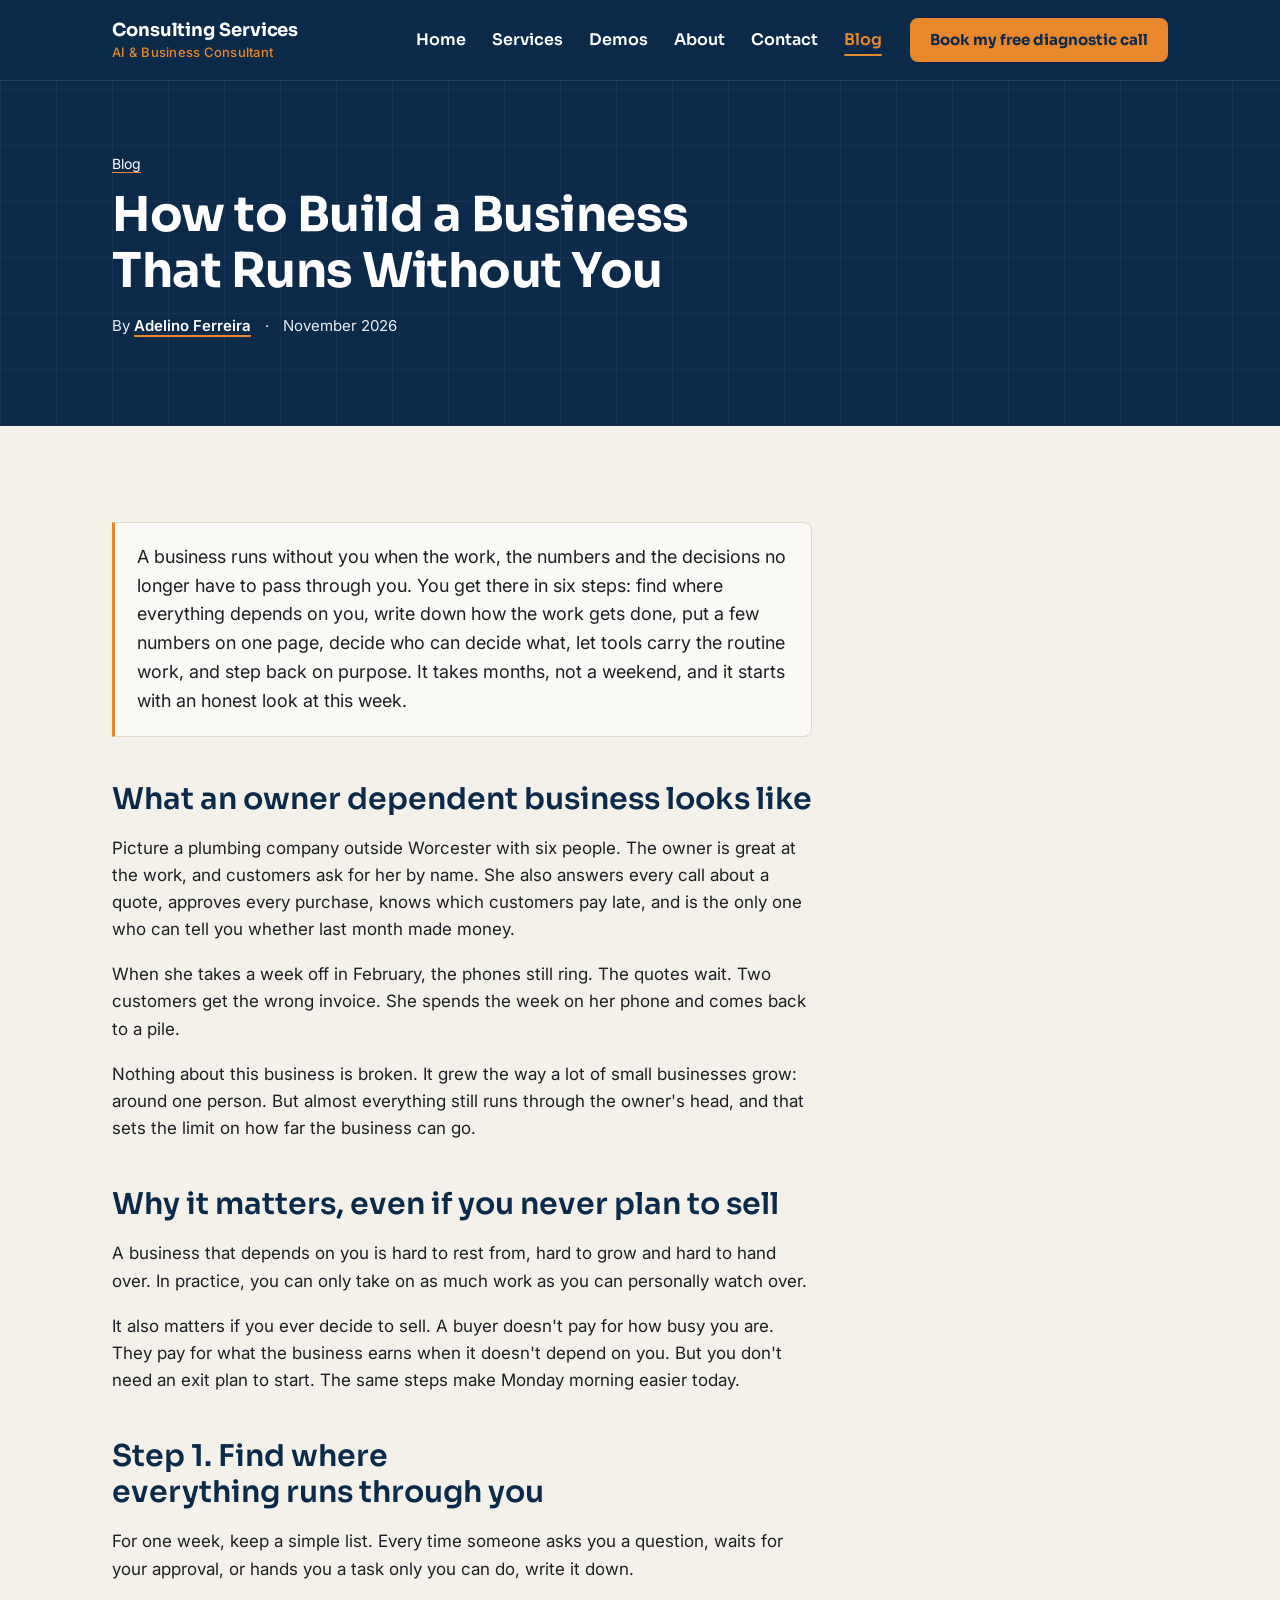
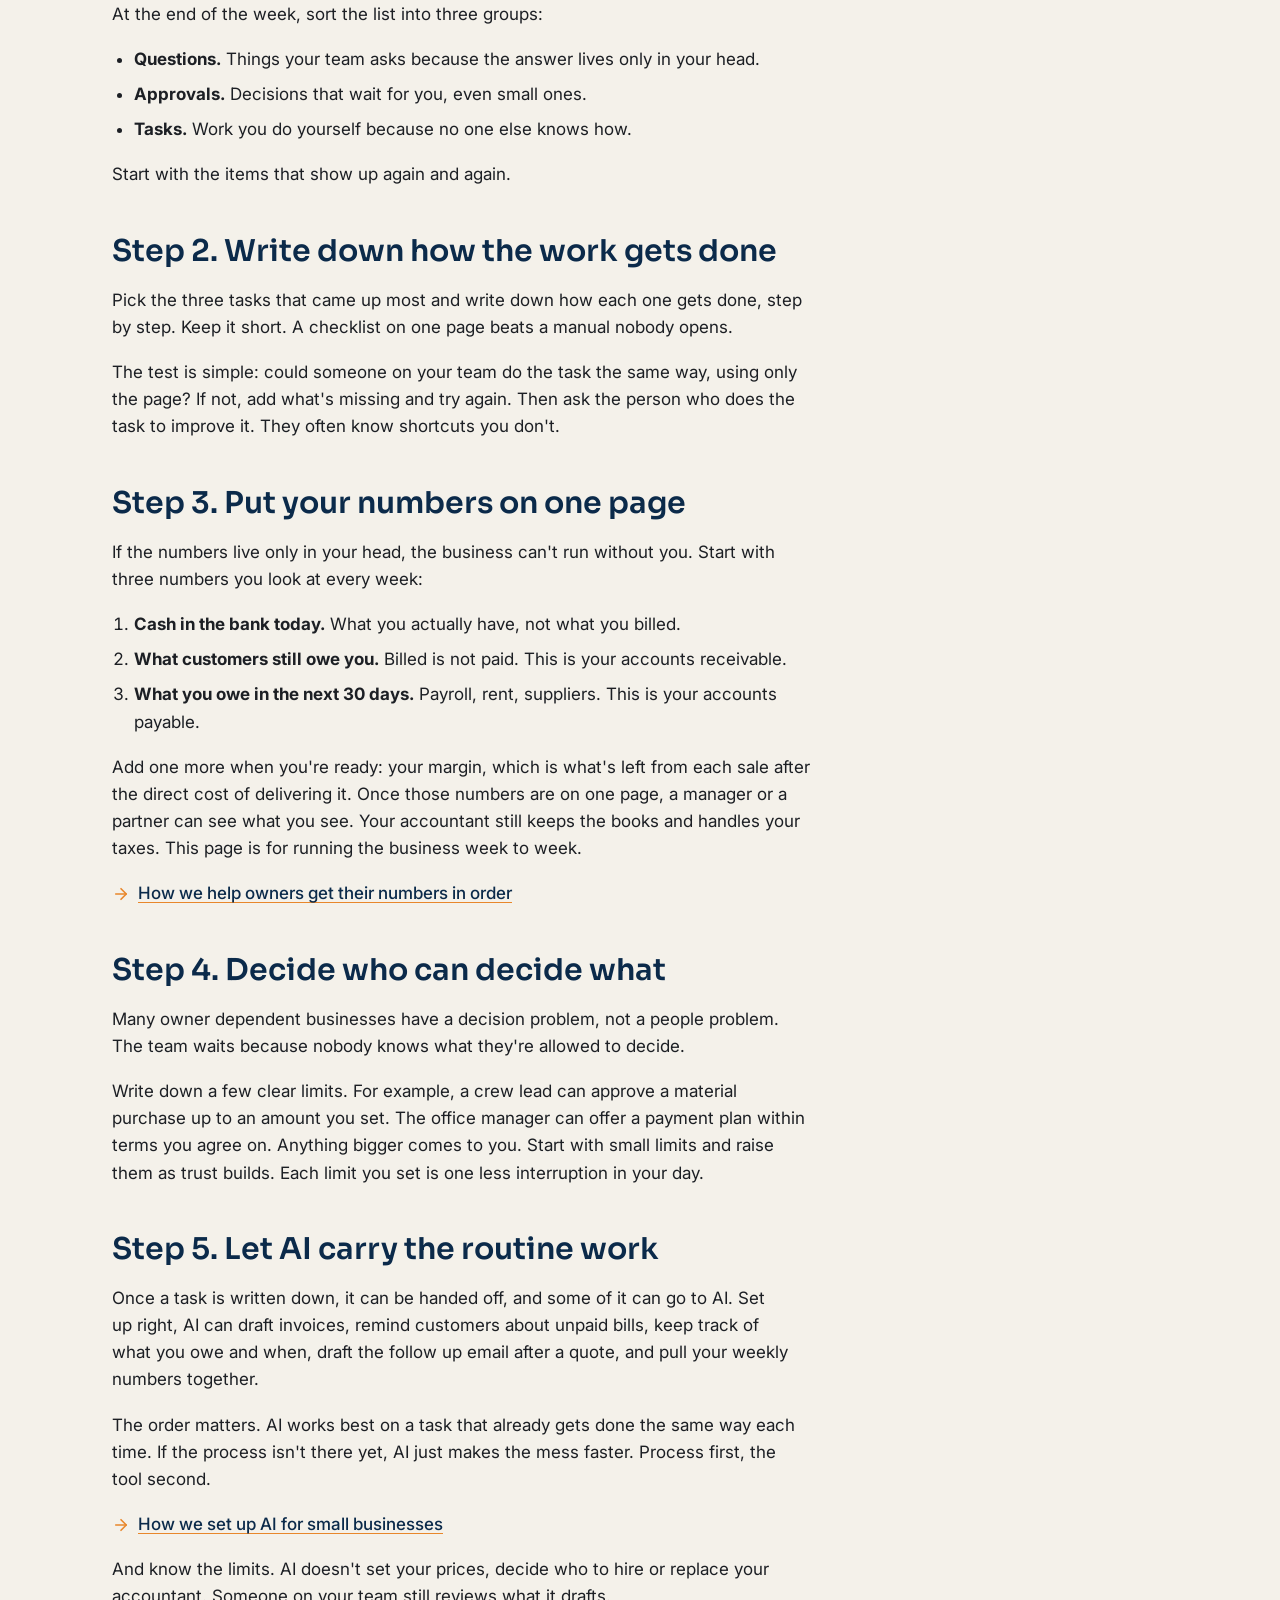
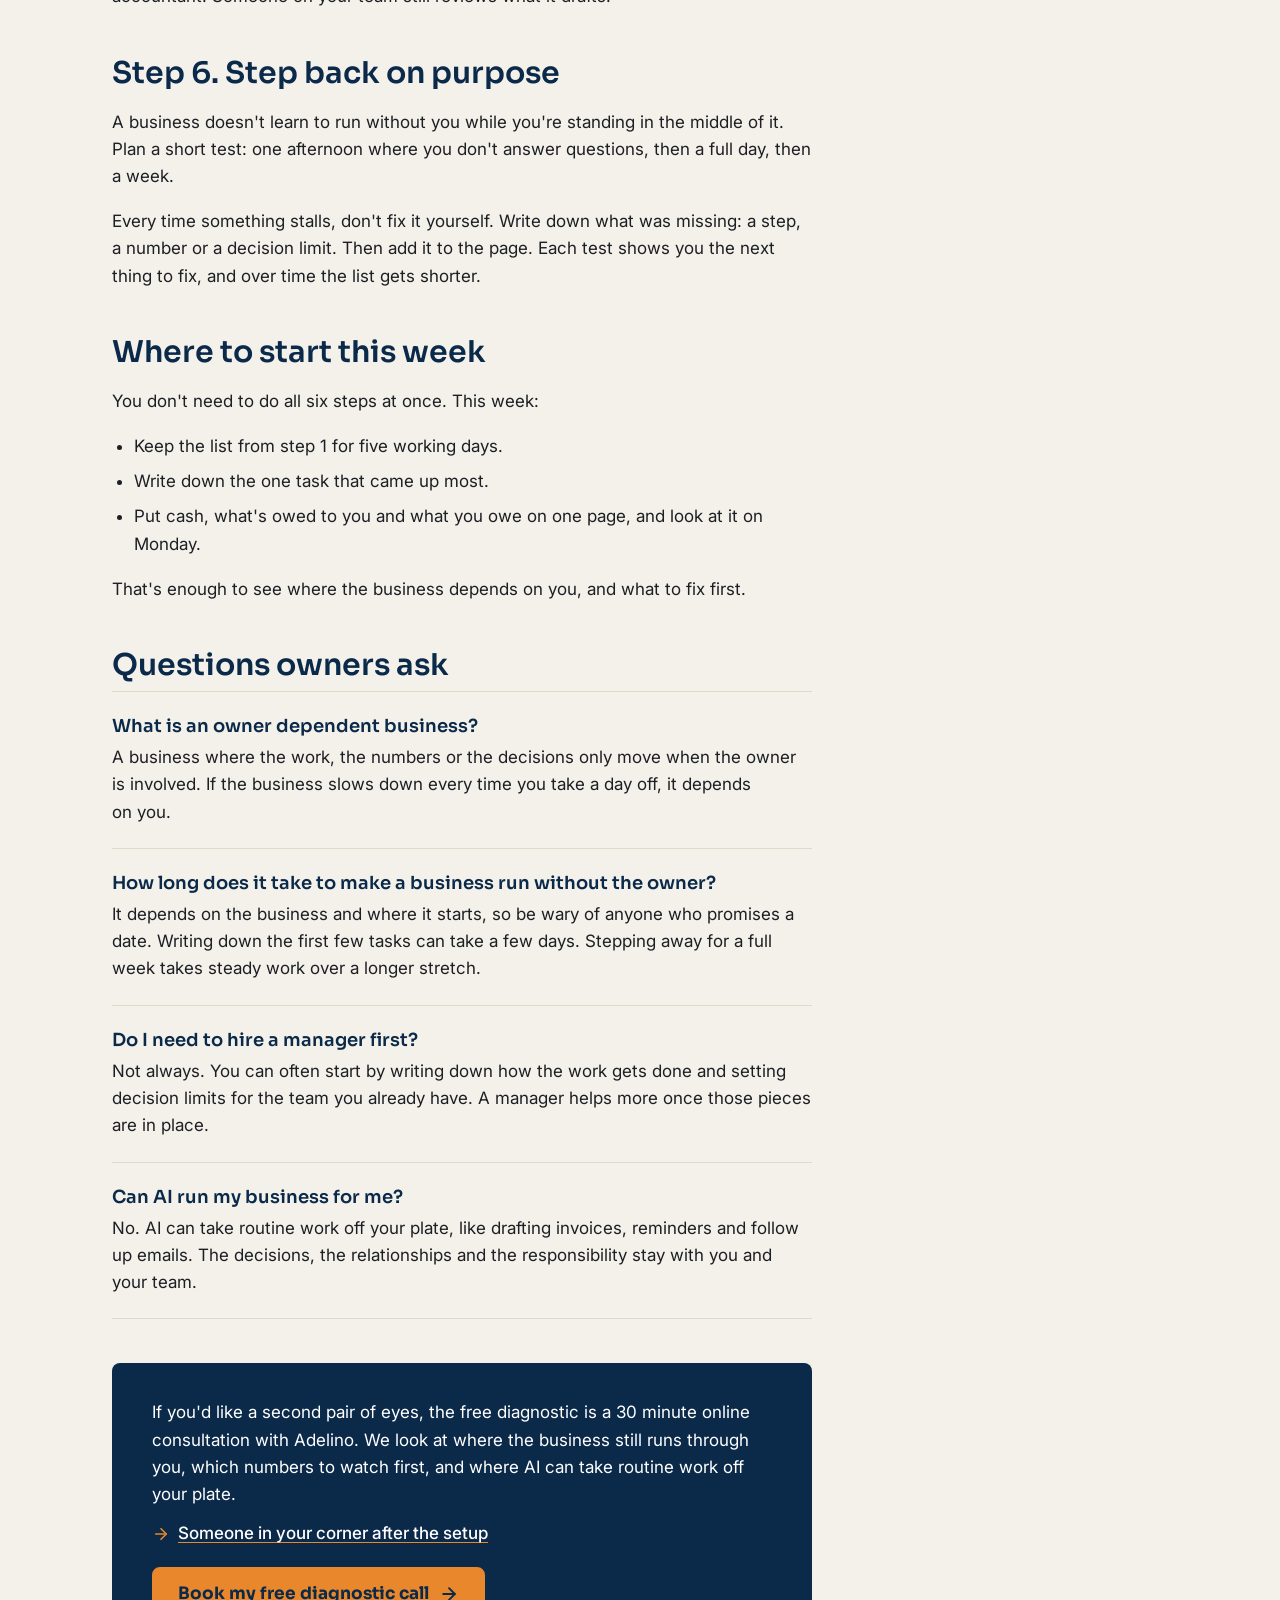
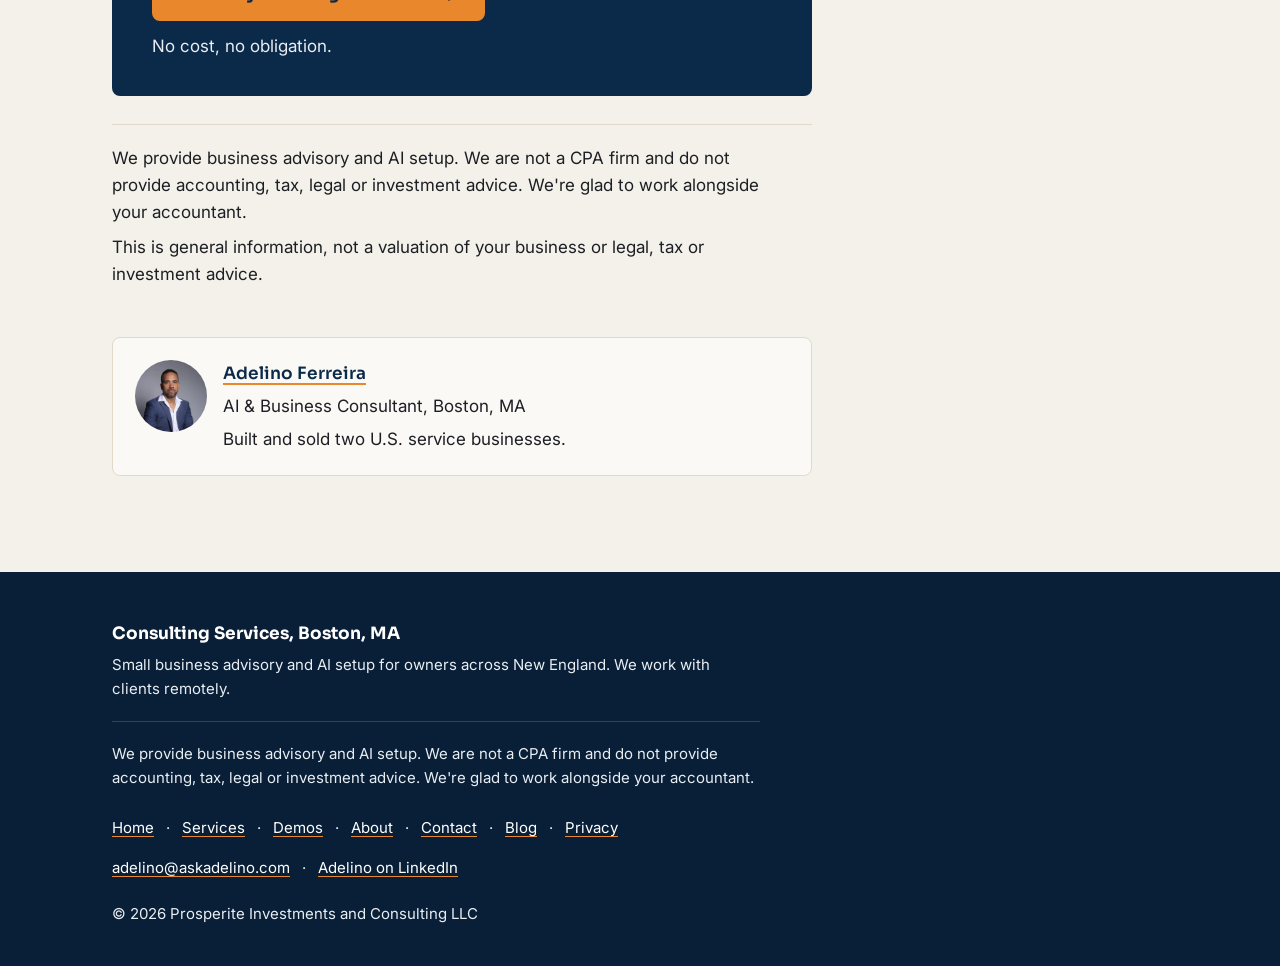
<file: blog/business-that-runs-without-you/index.html>
<!doctype html>
<html lang="en-US">
<head>
<meta charset="utf-8">
<meta name="viewport" content="width=device-width, initial-scale=1">
<script>document.documentElement.classList.add('js');</script>
<title>How to Build a Business That Runs Without You</title>
<meta name="description" content="A business runs without you when the work, the numbers and the decisions no longer pass through you. Six practical steps for small business owners.">
<link rel="canonical" href="https://askadelino.com/blog/business-that-runs-without-you/">
<meta name="theme-color" content="#0B2A4A">

<meta property="og:type" content="article">
<meta property="og:locale" content="en_US">
<meta property="og:site_name" content="Consulting Services">
<meta property="og:url" content="https://askadelino.com/blog/business-that-runs-without-you/">
<meta property="og:title" content="How to Build a Business That Runs Without You">
<meta property="og:description" content="A business runs without you when the work, the numbers and the decisions no longer pass through you. Six practical steps for small business owners.">
<meta property="og:image" content="https://askadelino.com/og.jpg">
<meta property="og:image:width" content="1200">
<meta property="og:image:height" content="630">
<meta property="og:image:alt" content="Adelino Ferreira, small business advisor, in a blue blazer outside an office building.">
<meta name="twitter:card" content="summary_large_image">
<meta name="twitter:title" content="How to Build a Business That Runs Without You">
<meta name="twitter:description" content="A business runs without you when the work, the numbers and the decisions no longer pass through you. Six practical steps for small business owners.">
<meta name="twitter:image" content="https://askadelino.com/og.jpg">
<meta name="twitter:image:alt" content="Adelino Ferreira, small business advisor, in a blue blazer outside an office building.">

<link rel="icon" href="/favicon.svg" type="image/svg+xml">
<link rel="icon" href="/favicon-32.png" type="image/png" sizes="32x32">
<link rel="apple-touch-icon" href="/apple-touch-icon.png">
<link rel="preconnect" href="https://fonts.googleapis.com">
<link rel="preconnect" href="https://fonts.gstatic.com" crossorigin>
<link rel="stylesheet" href="https://fonts.googleapis.com/css2?family=Inter:wght@400;500;600&family=Sora:wght@600;700&display=swap">
<link rel="stylesheet" href="/assets/site.css">
<script src="/assets/meta-pixel.js"></script>
<meta property="article:published_time" content="2026-11-18">
<script type="application/ld+json">
{
  "@context": "https://schema.org",
  "@graph": [
    {
      "@type": "BlogPosting",
      "@id": "https://askadelino.com/blog/business-that-runs-without-you/#article",
      "headline": "How to Build a Business That Runs Without You",
      "description": "A business runs without you when the work, the numbers and the decisions no longer pass through you. Six practical steps for small business owners.",
      "datePublished": "2026-11-18",
      "dateModified": "2026-11-18",
      "inLanguage": "en-US",
      "mainEntityOfPage": "https://askadelino.com/blog/business-that-runs-without-you/",
      "image": "https://askadelino.com/og.jpg",
      "author": {
        "@id": "https://askadelino.com/about/#adelino"
      },
      "publisher": {
        "@id": "https://askadelino.com/#business"
      }
    },
    {
      "@type": "BreadcrumbList",
      "itemListElement": [
        {
          "@type": "ListItem",
          "position": 1,
          "name": "Home",
          "item": "https://askadelino.com/"
        },
        {
          "@type": "ListItem",
          "position": 2,
          "name": "Blog",
          "item": "https://askadelino.com/blog/"
        },
        {
          "@type": "ListItem",
          "position": 3,
          "name": "How to Build a Business That Runs Without You",
          "item": "https://askadelino.com/blog/business-that-runs-without-you/"
        }
      ]
    }
  ]
}
</script>
</head>
<body>

<svg width="0" height="0" style="position:absolute" aria-hidden="true" focusable="false">
  <defs>
    <symbol id="i-menu" viewBox="0 0 24 24"><path d="M4 7h16"/><path d="M4 12h16"/><path d="M4 17h16"/></symbol>
    <symbol id="i-x" viewBox="0 0 24 24"><path d="M18 6 6 18"/><path d="m6 6 12 12"/></symbol>
    <symbol id="i-right" viewBox="0 0 24 24"><path d="M5 12h14"/><path d="m12 5 7 7-7 7"/></symbol>
  </defs>
</svg>

<header class="site-header">
  <div class="wrap bar">
    <a class="lockup" href="/">
      <span class="name">Consulting Services</span>
      <span class="desc">AI &amp; Business Consultant</span>
    </a>
    <button class="nav-toggle" type="button" aria-expanded="false" aria-controls="site-nav">
      <svg class="ic i-open" aria-hidden="true"><use href="#i-menu"/></svg><svg class="ic i-close" aria-hidden="true"><use href="#i-x"/></svg>
      <span class="nav-toggle-label">Menu</span>
    </button>
    <nav class="site-nav" id="site-nav" aria-label="Main">
      <ul class="nav-list">
        <li><a href="/">Home</a></li>
        <li><a href="/services/">Services</a></li><li><a href="/demo/">Demos</a></li>
        <li><a href="/about/">About</a></li>
        <li><a href="/contact/">Contact</a></li>
        <li><a href="/blog/" aria-current="true">Blog</a></li>
      </ul>
      <a class="btn btn-sm head-cta" href="/diagnostic/#book" aria-label="Book my free diagnostic call, opens the booking page">Book my free diagnostic call</a>
    </nav>
  </div>
</header>

<main>

  <article>
    <header class="page-hero dark grid-bg article-head">
      <div class="wrap">
        <p class="crumbs"><a href="/blog/">Blog</a></p>
        <h1>How to Build a Business That Runs Without You</h1>
        <p class="meta"><span>By <a class="text-link" href="/about/">Adelino Ferreira</a></span> <span aria-hidden="true">·</span> <time datetime="2026-11">November 2026</time></p>
      </div>
    </header>

    <div class="section">
      <div class="wrap">
        <div class="article-body">
          <p class="answer-box">A business runs without you when the work, the numbers and the decisions no longer have to pass through you. You get there in six steps: find where everything depends on you, write down how the work gets done, put a few numbers on one page, decide who can decide what, let tools carry the routine work, and step back on purpose. It takes months, not a weekend, and it starts with an honest look at this week.</p>

          <h2>What an owner dependent business looks like</h2>
          <p>Picture a plumbing company outside Worcester with six people. The owner is great at the work, and customers ask for her by name. She also answers every call about a quote, approves every purchase, knows which customers pay late, and is the only one who can tell you whether last month made money.</p>
          <p>When she takes a week off in February, the phones still ring. The quotes wait. Two customers get the wrong invoice. She spends the week on her phone and comes back to a pile.</p>
          <p>Nothing about this business is broken. It grew the way a lot of small businesses grow: around one person. But almost everything still runs through the owner's head, and that sets the limit on how far the business can go.</p>

          <h2>Why it matters, even if you never plan to sell</h2>
          <p>A business that depends on you is hard to rest from, hard to grow and hard to hand over. In practice, you can only take on as much work as you can personally watch over.</p>
          <p>It also matters if you ever decide to sell. A buyer doesn't pay for how busy you are. They pay for what the business earns when it doesn't depend on you. But you don't need an exit plan to start. The same steps make Monday morning easier today.</p>

          <h2>Step 1. Find where everything runs through you</h2>
          <p>For one week, keep a simple list. Every time someone asks you a question, waits for your approval, or hands you a task only you can do, write it down.</p>
          <p>At the end of the week, sort the list into three groups:</p>
          <ul>
            <li><strong>Questions.</strong> Things your team asks because the answer lives only in your head.</li>
            <li><strong>Approvals.</strong> Decisions that wait for you, even small ones.</li>
            <li><strong>Tasks.</strong> Work you do yourself because no one else knows how.</li>
          </ul>
          <p>Start with the items that show up again and again.</p>

          <h2>Step 2. Write down how the work gets done</h2>
          <p>Pick the three tasks that came up most and write down how each one gets done, step by step. Keep it short. A checklist on one page beats a manual nobody opens.</p>
          <p>The test is simple: could someone on your team do the task the same way, using only the page? If not, add what's missing and try again. Then ask the person who does the task to improve it. They often know shortcuts you don't.</p>

          <h2>Step 3. Put your numbers on one page</h2>
          <p>If the numbers live only in your head, the business can't run without you. Start with three numbers you look at every week:</p>
          <ol>
            <li><strong>Cash in the bank today.</strong> What you actually have, not what you billed.</li>
            <li><strong>What customers still owe you.</strong> Billed is not paid. This is your accounts receivable.</li>
            <li><strong>What you owe in the next 30 days.</strong> Payroll, rent, suppliers. This is your accounts payable.</li>
          </ol>
          <p>Add one more when you're ready: your margin, which is what's left from each sale after the direct cost of delivering it. Once those numbers are on one page, a manager or a partner can see what you see. Your accountant still keeps the books and handles your taxes. This page is for running the business week to week.</p>
          <p class="see-also"><svg class="ic" aria-hidden="true"><use href="#i-right"/></svg><a href="/services/#organize">how we help owners get their numbers in order</a></p>

          <h2>Step 4. Decide who can decide what</h2>
          <p>Many owner dependent businesses have a decision problem, not a people problem. The team waits because nobody knows what they're allowed to decide.</p>
          <p>Write down a few clear limits. For example, a crew lead can approve a material purchase up to an amount you set. The office manager can offer a payment plan within terms you agree on. Anything bigger comes to you. Start with small limits and raise them as trust builds. Each limit you set is one less interruption in your day.</p>

          <h2>Step 5. Let AI carry the routine work</h2>
          <p>Once a task is written down, it can be handed off, and some of it can go to AI. Set up right, AI can draft invoices, remind customers about unpaid bills, keep track of what you owe and when, draft the follow up email after a quote, and pull your weekly numbers together.</p>
          <p>The order matters. AI works best on a task that already gets done the same way each time. If the process isn't there yet, AI just makes the mess faster. Process first, the tool second.</p>
          <p class="see-also"><svg class="ic" aria-hidden="true"><use href="#i-right"/></svg><a href="/services/#ai-setup">how we set up AI for small businesses</a></p>
          <p>And know the limits. AI doesn't set your prices, decide who to hire or replace your accountant. Someone on your team still reviews what it drafts.</p>

          <h2>Step 6. Step back on purpose</h2>
          <p>A business doesn't learn to run without you while you're standing in the middle of it. Plan a short test: one afternoon where you don't answer questions, then a full day, then a week.</p>
          <p>Every time something stalls, don't fix it yourself. Write down what was missing: a step, a number or a decision limit. Then add it to the page. Each test shows you the next thing to fix, and over time the list gets shorter.</p>

          <h2>Where to start this week</h2>
          <p>You don't need to do all six steps at once. This week:</p>
          <ul>
            <li>Keep the list from step 1 for five working days.</li>
            <li>Write down the one task that came up most.</li>
            <li>Put cash, what's owed to you and what you owe on one page, and look at it on Monday.</li>
          </ul>
          <p>That's enough to see where the business depends on you, and what to fix first.</p>

          <h2>Questions owners ask</h2>
          <div class="faq art-faq">
        <div class="faq-item">
          <h3>What is an owner dependent business?</h3>
          <p>A business where the work, the numbers or the decisions only move when the owner is involved. If the business slows down every time you take a day off, it depends on you.</p>
        </div>
        <div class="faq-item">
          <h3>How long does it take to make a business run without the owner?</h3>
          <p>It depends on the business and where it starts, so be wary of anyone who promises a date. Writing down the first few tasks can take a few days. Stepping away for a full week takes steady work over a longer stretch.</p>
        </div>
        <div class="faq-item">
          <h3>Do I need to hire a manager first?</h3>
          <p>Not always. You can often start by writing down how the work gets done and setting decision limits for the team you already have. A manager helps more once those pieces are in place.</p>
        </div>
        <div class="faq-item">
          <h3>Can AI run my business for me?</h3>
          <p>No. AI can take routine work off your plate, like drafting invoices, reminders and follow up emails. The decisions, the relationships and the responsibility stay with you and your team.</p>
        </div>
          </div>

          <div class="art-cta dark">
            <p>If you'd like a second pair of eyes, the free diagnostic is a 30 minute online consultation with Adelino. We look at where the business still runs through you, which numbers to watch first, and where AI can take routine work off your plate.</p>
            <p class="see-also"><svg class="ic" aria-hidden="true"><use href="#i-right"/></svg><a href="/services/#ongoing-support">someone in your corner after the setup</a></p>
            <a class="btn" href="/diagnostic/#book">Book my free diagnostic call <svg class="ic" aria-hidden="true"><use href="#i-right"/></svg></a>
            <p class="micro">No cost, no obligation.</p>
          </div>

          <div class="art-notices">
            <p>We provide business advisory and AI setup. We are not a CPA firm and do not provide accounting, tax, legal or investment advice. We're glad to work alongside your accountant.</p>
            <p>This is general information, not a valuation of your business or legal, tax or investment advice.</p>
          </div>
        </div>

        <aside class="author-box" aria-label="About the author">
          <picture>
            <source type="image/webp" srcset="/assets/adelino-ferreira-business-advisor.webp">
            <img src="/assets/adelino-ferreira-business-advisor.jpg" width="800" height="1000" loading="lazy" decoding="async" alt="Adelino Ferreira, business advisor.">
          </picture>
          <div>
            <p class="name"><a class="text-link" href="/about/">Adelino Ferreira</a></p>
            <p>AI &amp; Business Consultant, Boston, MA</p>
            <p>Built and sold two U.S. service businesses.</p>
          </div>
        </aside>
      </div>
    </div>
  </article>

</main>

<footer class="site-foot">
  <div class="wrap">
    <p class="f-name">Consulting Services, Boston, MA</p>
    <p class="f-line">Small business advisory and AI setup for owners across New England. We work with clients remotely.</p>
    <p class="scope">We provide business advisory and AI setup. We are not a CPA firm and do not provide accounting, tax, legal or investment advice. We're glad to work alongside your accountant.</p>
    <nav aria-label="Footer"><p class="links"><a href="/">Home</a> <span aria-hidden="true">·</span> <a href="/services/">Services</a> <span aria-hidden="true">·</span> <a href="/demo/">Demos</a> <span aria-hidden="true">·</span> <a href="/about/">About</a> <span aria-hidden="true">·</span> <a href="/contact/">Contact</a> <span aria-hidden="true">·</span> <a href="/blog/">Blog</a> <span aria-hidden="true">·</span> <a href="/privacy/">Privacy</a></p></nav>
    <p class="links contact-links"><a href="mailto:adelino@askadelino.com">adelino@askadelino.com</a> <span aria-hidden="true">·</span> <a href="https://www.linkedin.com/in/adelino-ferreira-972801154" rel="me noopener" target="_blank">Adelino on LinkedIn</a></p>
    <p class="copy">© 2026 Prosperite Investments and Consulting LLC</p>
  </div>
</footer>

<script src="/assets/site.js" defer></script>
</body>
</html>
</file>
<file: assets/site.css>
:root {
  --blue: #0B2A4A;
  --blue-deep: #081F37;
  --amber: #E8872B;
  --sand: #F4F1EA;
  --paper: #FBF9F5;
  --ink: #1C1F24;
  --white: #FFFFFF;
  --mist: #E9EEF3;
  --line: #E1DACB;
  --focus: var(--blue);
  --wrap: 1120px;
  --gutter: 20px;
  --head: 'Sora', Arial, Helvetica, sans-serif;
  --body: 'Inter', Arial, Helvetica, sans-serif;
}

*, *::before, *::after { box-sizing: border-box; }
html { -webkit-text-size-adjust: 100%; scroll-padding-top: 16px; }
@media (prefers-reduced-motion: no-preference) { html { scroll-behavior: smooth; } }
body { margin: 0; font-family: var(--body); font-size: 16px; line-height: 1.6; color: var(--ink); background: var(--sand); -webkit-font-smoothing: antialiased; }
img { display: block; max-width: 100%; height: auto; }
h1, h2, h3 { font-family: var(--head); line-height: 1.2; margin: 0; text-wrap: balance; }
p { margin: 0; text-wrap: pretty; }
a { color: inherit; }
:focus-visible { outline: 3px solid var(--focus); outline-offset: 3px; border-radius: 4px; }
.dark { --focus: var(--amber); background: var(--blue); color: var(--white); }

.wrap { width: 100%; max-width: var(--wrap); margin: 0 auto; padding: 0 var(--gutter); }
.section { padding: 64px 0; }
.section h2 { font-weight: 600; font-size: 27px; color: var(--blue); max-width: 22ch; }
.dark h2 { color: var(--white); }
.lead { font-size: 17px; margin-top: 16px; max-width: 62ch; }
.dark .lead, .dark .body-on-dark { color: var(--mist); }
.grid-bg { position: relative; }
.grid-bg::before { content: ""; position: absolute; inset: 0; pointer-events: none;
  background-image: repeating-linear-gradient(0deg, rgba(255,255,255,.04) 0 1px, transparent 1px 56px),
                    repeating-linear-gradient(90deg, rgba(255,255,255,.04) 0 1px, transparent 1px 56px); }
.grid-bg > * { position: relative; }
svg.ic { fill: none; stroke: currentColor; stroke-width: 1.6; stroke-linecap: round; stroke-linejoin: round; display: block; }

/* ---------- botão ---------- */
.btn { display: inline-flex; align-items: center; justify-content: center; gap: 10px; min-height: 52px; padding: 14px 24px;
  background: var(--amber); color: var(--blue); font-family: var(--head); font-weight: 700; font-size: 17px; line-height: 1.25;
  text-decoration: none; border-radius: 8px; border: 2px solid var(--amber); transition: background-color .15s, border-color .15s; }
.btn:hover { background: #F09A47; border-color: #F09A47; }
.btn svg { width: 20px; height: 20px; flex: none; stroke-width: 2.2; }
.micro { font-size: 15px; margin-top: 12px; }
.dark .micro { color: var(--mist); }

/* ---------- cabeçalho ---------- */
.site-head { padding: 18px 0; }
.lockup { display: inline-flex; flex-direction: column; text-decoration: none; line-height: 1.2; }
.lockup .name { font-family: var(--head); font-weight: 700; font-size: 18px; letter-spacing: -.005em; }
.lockup .desc { font-size: 13px; font-weight: 500; color: var(--amber); margin-top: 3px; letter-spacing: .02em; }
.light-head .lockup .name { color: var(--blue); }
.light-head .lockup .desc { color: #9A5414; }

/* ---------- hero ---------- */
.hero { overflow: hidden; }
.hero .site-head { position: relative; z-index: 2; }
.hero-media { position: relative; aspect-ratio: 4 / 3; overflow: hidden; }
.hero-media img { width: 100%; height: 100%; object-fit: cover; object-position: 72% 22%; }
.hero-media::after { content: ""; position: absolute; inset: 0;
  background: linear-gradient(180deg, rgba(11,42,74,.25) 0%, rgba(11,42,74,.1) 45%, rgba(11,42,74,.85) 92%, var(--blue) 100%); }
.hero-copy { position: relative; z-index: 2; padding: 8px 0 56px; }
.hero h1 { font-weight: 700; font-size: 34px; line-height: 1.12; letter-spacing: -.015em; max-width: 15ch; }
.hero h1 .l { display: block; }
.hero h1 .l:nth-child(2) { color: var(--amber); }
.hero .sub { font-size: 17px; line-height: 1.6; color: var(--mist); margin-top: 20px; max-width: 54ch; }
.hero .cta { margin-top: 28px; }

/* ---------- cartões genéricos ---------- */
.cards { display: grid; gap: 16px; margin-top: 32px; }
.card { background: var(--paper); border: 1px solid var(--line); border-radius: 8px; padding: 24px; }
.card h3 { font-weight: 600; font-size: 19px; color: var(--blue); line-height: 1.3; }
.card p { margin-top: 10px; }
.card .ic-wrap { width: 44px; height: 44px; border-radius: 8px; background: var(--blue); color: var(--amber); display: flex; align-items: center; justify-content: center; margin-bottom: 16px; }
.card .ic-wrap svg { width: 24px; height: 24px; }
.bridge { margin-top: 32px; font-family: var(--head); font-weight: 600; font-size: 19px; line-height: 1.4; color: var(--blue); max-width: 46ch; }

/* ---------- pilares ---------- */
.pillars { display: grid; gap: 28px; margin-top: 36px; }
.pillar { border-top: 1px solid rgba(255,255,255,.2); padding-top: 24px; }
.pillar .badge { width: 52px; height: 52px; border-radius: 50%; border: 2px solid rgba(232,135,43,.9); color: var(--amber); display: flex; align-items: center; justify-content: center; margin-bottom: 18px; }
.pillar .badge svg { width: 26px; height: 26px; }
.pillar h3 { font-weight: 600; font-size: 21px; color: var(--white); }
.pillar p { margin-top: 10px; color: var(--mist); }
.pillars-close { margin-top: 40px; padding: 24px; border-left: 3px solid var(--amber); background: rgba(255,255,255,.05); border-radius: 0 8px 8px 0; font-size: 17px; color: var(--white); max-width: 70ch; }
.also { margin-top: 24px; font-size: 15px; color: var(--mist); }

/* ---------- IA ---------- */
.ai-card h3 { font-size: 19px; }
.ai-card .limit { margin-top: 16px; padding-top: 14px; border-top: 1px solid var(--line); font-size: 16px; }
.ai-card .limit strong { font-weight: 600; color: var(--blue); }
.ai-close { margin-top: 28px; font-size: 17px; max-width: 62ch; }

/* ---------- como funciona ---------- */
.paper { background: var(--paper); }
.steps { list-style: none; margin: 36px 0 0; padding: 0; max-width: 820px; display: grid; gap: 0; counter-reset: step; }
.steps li { counter-increment: step; display: grid; grid-template-columns: 56px 1fr; column-gap: 12px; padding: 22px 0; border-top: 1px solid var(--line); }
.steps li:last-child { border-bottom: 1px solid var(--line); }
.steps li::before { content: counter(step); font-family: var(--head); font-weight: 700; font-size: 40px; line-height: 1; color: var(--amber); font-variant-numeric: tabular-nums; grid-row: span 2; }
.steps h3 { font-weight: 600; font-size: 20px; color: var(--blue); }
.steps p { margin-top: 6px; }
.snapshot { max-width: 820px; margin-top: 28px; display: flex; gap: 16px; align-items: flex-start; background: var(--sand); border: 1px solid var(--line); border-radius: 8px; padding: 20px; }
.snapshot .ic-wrap { flex: none; width: 40px; height: 40px; border-radius: 8px; background: var(--blue); color: var(--amber); display: flex; align-items: center; justify-content: center; }
.snapshot .ic-wrap svg { width: 22px; height: 22px; }
.mid-cta { margin-top: 36px; padding: 28px 24px; border-radius: 8px; }
.mid-cta .kick { font-family: var(--head); font-weight: 700; font-size: 22px; color: var(--white); margin-bottom: 18px; }
.section.how { padding-bottom: 96px; }
@media (max-width: 639px) {
  .mid-cta { margin-left: calc(var(--gutter) * -1); margin-right: calc(var(--gutter) * -1); border-radius: 0; padding: 28px var(--gutter); }
  .mid-cta .btn { width: 100%; padding-left: 16px; padding-right: 16px; }
}

/* ---------- casos ---------- */
.section.cases { padding-top: 80px; }
.case-list { list-style: none; padding: 0; margin: 32px 0 0; }
.case .tag { font-size: 14px; font-weight: 500; color: var(--ink); letter-spacing: .02em; }
.case .figure { display: block; margin-top: 8px; font-family: var(--head); font-weight: 700; font-size: 32px; line-height: 1.1; color: var(--blue); font-variant-numeric: tabular-nums; letter-spacing: -.01em; }
.case .figure::after { content: ""; display: block; width: 40px; height: 3px; background: var(--amber); margin-top: 14px; }
.case p { margin-top: 14px; }
.case p.tag { margin-top: 0; }
.notice { margin-top: 20px; font-size: 1em; color: var(--ink); max-width: 70ch; }
.notice + .notice { margin-top: 6px; }

/* ---------- para quem é ---------- */
.fit-list { list-style: none; padding: 0; display: grid; gap: 12px; margin: 32px 0 0; }
.fit-list li { display: flex; gap: 14px; align-items: flex-start; background: rgba(255,255,255,.06); border: 1px solid rgba(255,255,255,.14); border-radius: 8px; padding: 18px 20px; font-size: 17px; color: var(--white); }
.fit-list li svg { width: 22px; height: 22px; flex: none; color: var(--amber); margin-top: 3px; stroke-width: 2; }
.sectors { margin-top: 28px; color: var(--mist); max-width: 70ch; }
.not-fit { margin-top: 16px; color: var(--mist); max-width: 70ch; padding-top: 16px; border-top: 1px solid rgba(255,255,255,.18); }

/* ---------- about ---------- */
.about-grid { display: grid; gap: 28px; margin-top: 28px; }
.about-photo img { border-radius: 8px; width: 100%; max-width: 420px; aspect-ratio: 4 / 5; object-fit: cover; }
.about-role { font-weight: 500; color: var(--blue); }
.about-text p + p { margin-top: 16px; }
.about-text p { font-size: 17px; }
.about-text .about-role { font-size: 16px; margin-bottom: 18px; }

/* ---------- FAQ ---------- */
.faq { margin-top: 32px; max-width: 760px; }
.faq-item { padding: 22px 0; border-top: 1px solid var(--line); }
.faq-item:last-child { border-bottom: 1px solid var(--line); }
.faq-item h3 { font-weight: 600; font-size: 18px; color: var(--blue); line-height: 1.35; }
.faq-item p { margin-top: 8px; }

/* ---------- agenda ---------- */
.book .lead { color: var(--mist); }
.book-facts { margin-top: 20px; display: grid; gap: 8px; }
.book-facts p { display: flex; gap: 10px; align-items: flex-start; color: var(--white); }
.book-facts svg { width: 20px; height: 20px; flex: none; color: var(--amber); margin-top: 3px; }
.cal-shell { margin-top: 28px; background: var(--white); border-radius: 8px; overflow: hidden; min-height: 760px; }
.cal-embed { min-width: 300px; height: 760px; }
.cal-embed iframe { display: block; }
.fallback { margin-top: 16px; color: var(--mist); overflow-wrap: anywhere; }
.fallback a { color: var(--white); font-weight: 500; text-decoration-color: var(--amber); text-underline-offset: 3px; }
.privacy-line { margin-top: 8px; color: var(--mist); }

/* ---------- rodapé ---------- */
.site-foot { --focus: var(--amber); background: var(--blue-deep); color: var(--mist); padding: 48px 0 40px; font-size: 15px; }
.site-foot .f-name { font-family: var(--head); font-weight: 700; font-size: 17px; color: var(--white); }
.site-foot p + p { margin-top: 6px; }
.site-foot .scope { margin-top: 20px; padding-top: 20px; border-top: 1px solid rgba(255,255,255,.16); max-width: 72ch; }
.site-foot .links { margin-top: 20px; display: flex; gap: 12px; align-items: center; flex-wrap: wrap; }
.site-foot .links a { color: var(--white); text-underline-offset: 3px; text-decoration-color: var(--amber); padding: 6px 0; }
.site-foot .copy { margin-top: 16px; }

/* ---------- páginas simples (thank-you, privacy, 404) ---------- */
.simple { min-height: 100vh; display: flex; flex-direction: column; }
.simple main { flex: 1; padding: 40px 0 72px; }
.simple h1 { font-weight: 700; font-size: 34px; color: var(--blue); letter-spacing: -.01em; }
.simple .prose > * { max-width: 640px; }
.simple .prose p { margin-top: 18px; font-size: 17px; }
.simple .prose ol { margin: 14px 0 0; padding: 0; list-style: none; counter-reset: q; }
.simple .prose ol li { counter-increment: q; display: grid; grid-template-columns: 36px 1fr; padding: 12px 0; border-top: 1px solid var(--line); font-size: 17px; }
.simple .prose ol li:last-child { border-bottom: 1px solid var(--line); }
.simple .prose ol li::before { content: counter(q); font-family: var(--head); font-weight: 700; color: var(--amber); font-size: 20px; line-height: 1.4; }
.simple .sign { margin-top: 28px; font-size: 17px; }
.simple .actions { margin-top: 28px; }
.simple .site-foot { padding: 28px 0; }

/* =====================================================================
   SITE COMPLETO (v2): cabeçalho com menu, páginas internas, slots de copy
   ===================================================================== */

/* ---------- slot de copy pendente (some quando o texto final entra) ---------- */
.ph { background: rgba(232,135,43,.10); outline: 1px dashed rgba(232,135,43,.85); outline-offset: 2px; border-radius: 3px; }
.vh { position: absolute !important; width: 1px; height: 1px; padding: 0; margin: -1px; overflow: hidden; clip: rect(0 0 0 0); white-space: nowrap; border: 0; }

/* ---------- cabeçalho com menu ---------- */
.site-header { --focus: var(--amber); background: var(--blue); color: var(--white); position: relative; z-index: 10; border-bottom: 1px solid rgba(255,255,255,.10); }
.site-header .bar { display: flex; flex-wrap: wrap; align-items: center; justify-content: space-between; column-gap: 16px; padding-top: 14px; padding-bottom: 14px; }
.nav-toggle { display: none; align-items: center; gap: 10px; min-height: 44px; padding: 0 14px; background: transparent; color: var(--white);
  border: 1px solid rgba(255,255,255,.35); border-radius: 8px; font: 600 15px/1 var(--body); cursor: pointer; }
.nav-toggle svg { width: 20px; height: 20px; stroke-width: 2; }
.nav-toggle .i-close { display: none; }
.site-header.is-open .nav-toggle .i-open { display: none; }
.site-header.is-open .nav-toggle .i-close { display: block; }
.site-nav { flex-basis: 100%; }
.nav-list { list-style: none; margin: 12px 0 0; padding: 0; border-top: 1px solid rgba(255,255,255,.14); }
.nav-list li { border-bottom: 1px solid rgba(255,255,255,.14); }
.nav-list a { display: flex; align-items: center; min-height: 52px; padding: 4px 2px; text-decoration: none; font-family: var(--head); font-weight: 600; font-size: 18px; color: var(--white); }
.nav-list a:hover { color: var(--amber); }
.nav-list a[aria-current] { color: var(--amber); }
.nav-list a[aria-current]::before { content: ""; width: 4px; height: 20px; background: var(--amber); border-radius: 2px; margin-right: 12px; }
.site-nav .head-cta { width: 100%; margin: 20px 0 8px; }
.btn-sm { min-height: 44px; padding: 10px 18px; font-size: 15px; }
/* com JS: o painel abre e fecha pelo botão; sem JS, o menu fica aberto */
.js .nav-toggle { display: inline-flex; }
.js .site-nav { display: none; }
.js .site-header.is-open .site-nav { display: block; }

/* ---------- topo das páginas internas ---------- */
.page-hero { padding: 48px 0 56px; }
.eyebrow { font-size: 14px; font-weight: 600; letter-spacing: .06em; text-transform: uppercase; color: var(--amber); margin-bottom: 12px; }
.page-hero h1 { margin-top: 12px; font-weight: 700; font-size: 34px; line-height: 1.15; letter-spacing: -.01em; max-width: 22ch; color: var(--white); }
.page-hero .lead { color: var(--mist); }
.crumbs { font-size: 14px; color: var(--mist); }
.crumbs a { color: var(--white); text-underline-offset: 3px; text-decoration-color: var(--amber); }

/* ---------- home ---------- */
.hero .btn svg.ic { stroke-width: 2.2; }
.cards.auto { grid-template-columns: 1fr; }
.card .more { display: inline-block; margin-top: 16px; font-weight: 600; color: var(--blue); text-underline-offset: 3px; text-decoration-color: var(--amber); }
.section-foot { margin-top: 28px; }
.text-link { font-weight: 600; color: var(--blue); text-underline-offset: 4px; text-decoration-color: var(--amber); text-decoration-thickness: 2px; }
.dark .text-link { color: var(--white); }
.cred-band { display: grid; gap: 24px; align-items: center; }
.cred-band .cred-photo img { width: 120px; height: 120px; border-radius: 50%; object-fit: cover; object-position: 50% 20%; }
.cred-band blockquote { margin: 0; font-family: var(--head); font-weight: 600; font-size: 21px; line-height: 1.4; color: var(--blue); max-width: 48ch; }
.cred-band .who { margin-top: 12px; font-weight: 500; }
.cred-band .text-link { display: inline-block; margin-top: 14px; }
.cta-band { text-align: left; }
.cta-band h2 { max-width: 24ch; }
.cta-band .actions { margin-top: 28px; }

/* ---------- serviços ---------- */
.service { padding: 40px 0; border-top: 1px solid var(--line); display: grid; gap: 20px; scroll-margin-top: 16px; }
.service:last-of-type { border-bottom: 1px solid var(--line); }
.service .ic-wrap { width: 52px; height: 52px; border-radius: 8px; background: var(--blue); color: var(--amber); display: flex; align-items: center; justify-content: center; }
.service .ic-wrap svg { width: 26px; height: 26px; }
.service h2 { font-size: 24px; max-width: 26ch; }
.service .body h2 + p { margin-top: 12px; }
.service .body p + p { margin-top: 14px; }
.service .body > p { max-width: 62ch; }
.service .gets { list-style: none; padding: 0; margin: 18px 0 0; display: grid; gap: 10px; max-width: 62ch; }
.service .gets li { display: flex; gap: 12px; align-items: flex-start; }
.service .gets svg { width: 20px; height: 20px; flex: none; color: var(--amber); margin-top: 3px; stroke-width: 2.2; }
.service .limit { margin-top: 18px; padding: 14px 16px; background: var(--paper); border: 1px solid var(--line); border-radius: 8px; max-width: 62ch; }
.service .limit strong { font-weight: 600; color: var(--blue); }
.scope-note { margin-top: 40px; padding: 20px 24px; border-left: 3px solid var(--amber); background: var(--paper); border-radius: 0 8px 8px 0; max-width: 72ch; }

/* ---------- about ---------- */
.about-page .about-text p { font-size: 17px; }
.about-page .about-text h2 + .about-role { margin-top: 18px; }
.contact-note { margin-top: 32px; }
.cred-list { list-style: none; padding: 0; margin: 28px 0 0; display: grid; gap: 12px; }
.cred-list li { display: grid; grid-template-columns: 44px 1fr; column-gap: 14px; align-items: center; background: var(--paper); border: 1px solid var(--line); border-radius: 8px; padding: 18px 20px; }
.cred-list .ic-wrap { width: 44px; height: 44px; border-radius: 8px; background: var(--blue); color: var(--amber); display: flex; align-items: center; justify-content: center; }
.cred-list .ic-wrap svg { width: 22px; height: 22px; }
.cred-list .cred-name { font-family: var(--head); font-weight: 600; font-size: 18px; color: var(--blue); line-height: 1.35; }
.cred-list .cred-org { margin-top: 2px; }
.cred-list .cred-year { margin-top: 2px; font-size: 15px; color: #5B5348; font-variant-numeric: tabular-nums; }

/* ---------- contato ---------- */
.contact-grid { display: grid; gap: 16px; margin-top: 8px; }
.contact-card { background: var(--paper); border: 1px solid var(--line); border-radius: 8px; padding: 24px; display: flex; flex-direction: column; gap: 10px; }
.contact-card .ic-wrap { width: 44px; height: 44px; border-radius: 8px; background: var(--blue); color: var(--amber); display: flex; align-items: center; justify-content: center; margin-bottom: 6px; }
.contact-card .ic-wrap svg { width: 24px; height: 24px; }
.section .contact-card h2 { font-size: 20px; }
.contact-card .value { font-weight: 600; color: var(--blue); overflow-wrap: anywhere; text-underline-offset: 3px; text-decoration-color: var(--amber); }
.contact-card.primary { background: var(--blue); border-color: var(--blue); color: var(--white); --focus: var(--amber); }
.contact-card.primary h2 { color: var(--white); }
.contact-card.primary .ic-wrap { background: rgba(255,255,255,.08); }
.contact-card.primary .btn { align-self: flex-start; margin-top: 8px; }
.contact-card.primary .micro { color: var(--mist); margin-top: 0; }

/* ---------- blog ---------- */
.post-list { list-style: none; padding: 0; margin: 0; display: grid; gap: 16px; }
.post-card { background: var(--paper); border: 1px solid var(--line); border-radius: 8px; padding: 24px; position: relative; }
.post-card .meta { font-size: 14px; color: #5B5348; }
.section .post-card h2 { margin-top: 8px; font-size: 21px; line-height: 1.3; max-width: none; }
.post-card h2 a { text-decoration: none; }
.post-card h2 a::after { content: ""; position: absolute; inset: 0; border-radius: 8px; }
.post-card h2 a:hover { text-decoration: underline; text-decoration-color: var(--amber); text-underline-offset: 4px; }
.post-card p { margin-top: 10px; }
.post-card .tag { display: inline-block; font-size: 13px; font-weight: 600; letter-spacing: .04em; text-transform: uppercase; color: #9A5414; }

/* ---------- artigo ---------- */
.article-head .meta { margin-top: 16px; color: var(--mist); font-size: 15px; display: flex; flex-wrap: wrap; gap: 6px 14px; }
.article-body { max-width: 700px; }
.article-body > * + * { margin-top: 18px; }
.article-body h2 { font-size: 26px; margin-top: 44px; max-width: none; color: var(--blue); }
.article-body h3 { font-size: 20px; margin-top: 32px; color: var(--blue); }
.article-body p, .article-body li { font-size: 17px; }
.article-body ul, .article-body ol { padding-left: 22px; }
.article-body li + li { margin-top: 8px; }
.article-body a { color: var(--blue); font-weight: 500; text-underline-offset: 3px; text-decoration-color: var(--amber); }
.answer-box { padding: 20px 22px; background: var(--paper); border: 1px solid var(--line); border-left: 3px solid var(--amber); border-radius: 0 8px 8px 0; }
.answer-box .label { font-size: 13px; font-weight: 600; letter-spacing: .06em; text-transform: uppercase; color: #9A5414; }
.answer-box p { margin-top: 6px; }
.author-box { margin-top: 48px; display: grid; grid-template-columns: 72px 1fr; gap: 16px; align-items: start; padding: 22px; background: var(--paper); border: 1px solid var(--line); border-radius: 8px; max-width: 700px; }
.author-box img { width: 72px; height: 72px; border-radius: 50%; object-fit: cover; object-position: 50% 20%; }
.author-box .name { font-family: var(--head); font-weight: 600; color: var(--blue); }
.author-box p + p { margin-top: 6px; }
.related { margin-top: 40px; max-width: 700px; }
.section .related h2 { font-size: 20px; }
.related ul { margin: 12px 0 0; padding-left: 20px; }
.related li + li { margin-top: 6px; }
.related a { color: var(--blue); font-weight: 500; text-underline-offset: 3px; text-decoration-color: var(--amber); }

/* ---------- rodapé v2 ---------- */
.site-foot .f-line { max-width: 72ch; }
.site-foot nav .links { margin-top: 20px; }
.site-foot .contact-links { margin-top: 4px; }
.site-foot .contact-links a { overflow-wrap: anywhere; }

/* ---------- copy final (v3) ---------- */
.mini { font-family: var(--head); font-weight: 600; font-size: 15px; letter-spacing: .06em; text-transform: uppercase; color: #9A5414; margin-top: 28px; }
.dark .mini { color: var(--amber); }
.svc-cards { grid-template-columns: 1fr; }
.svc-cards .card { display: flex; flex-direction: column; }
.svc-cards .card .more { margin-top: auto; padding-top: 16px; }
.help-list { list-style: none; padding: 0; margin: 14px 0 0; display: grid; gap: 12px; max-width: 760px; }
.help-list li { display: flex; gap: 12px; align-items: flex-start; font-size: 17px; }
.help-list svg { width: 22px; height: 22px; flex: none; color: var(--amber); margin-top: 3px; stroke-width: 2.2; }
.help-list strong, .def-list strong { font-weight: 600; color: var(--blue); }
.body-lg { margin-top: 24px; font-size: 17px; max-width: 62ch; }
.stays { margin-top: 28px; max-width: 760px; padding: 22px 24px; background: var(--sand); border: 1px solid var(--line); border-left: 3px solid var(--amber); border-radius: 0 8px 8px 0; }
.stays strong { font-weight: 600; color: var(--blue); }
.stays .scope-inline { margin-top: 14px; padding-top: 14px; border-top: 1px solid var(--line); }
.cap-line { margin-top: 18px; display: flex; gap: 10px; align-items: flex-start; color: var(--white); }
.cap-line svg { width: 20px; height: 20px; flex: none; color: var(--amber); margin-top: 3px; }
.how:not(.paper) .snapshot { background: var(--paper); }
.cases.paper .card { background: var(--white); }
.cred-band h2 { font-size: 27px; }
.cred-band .about-short { margin-top: 14px; font-size: 17px; max-width: 62ch; }
.cred-band .who { margin-top: 8px; color: var(--blue); }

.jump { margin-top: 28px; display: flex; flex-wrap: wrap; gap: 10px; }
.jump a { display: inline-flex; align-items: center; min-height: 40px; padding: 6px 14px; border: 1px solid rgba(255,255,255,.3); border-radius: 999px; color: var(--white); text-decoration: none; font-size: 15px; font-weight: 500; }
.jump a:hover { border-color: var(--amber); color: var(--amber); }
.services-list { padding-top: 24px; }
.service .body > h3.mini:first-of-type { margin-top: 20px; }
.service .body > p + p { margin-top: 14px; }
.service .mini + p, .service .mini + ul { margin-top: 10px; }
.def-list { padding-left: 20px; margin: 12px 0 0; max-width: 62ch; }
.def-list li + li { margin-top: 6px; }
.service .gets { margin-top: 12px; }
.ai-more { margin-top: 14px; }
.ai-more .card { padding: 22px; }
.ai-more .card h3 { font-size: 18px; }
.close-line { margin-top: 20px; font-weight: 500; color: var(--blue); max-width: 62ch; }
.pull { margin-top: 24px; padding: 20px 22px; background: var(--paper); border: 1px solid var(--line); border-radius: 8px; max-width: 62ch; }
.service .scope-note { margin-top: 24px; }

.role-line { color: var(--mist); }
.about-text p:first-child { margin-top: 0; }
.two-col { display: grid; gap: 48px; }
.two-col p { margin-top: 14px; font-size: 17px; max-width: 60ch; }
.cred-groups { display: grid; gap: 8px 40px; }
.cred-groups .mini { margin-top: 24px; }
.cred-groups .cred-list { margin-top: 12px; grid-template-columns: 1fr !important; }
.cred-list .cred-name { font-size: 17px; }
.teach-line { margin-top: 16px; font-size: 17px; max-width: 52ch; }

.contact-card .value-plain { font-weight: 600; color: var(--blue); }
.privacy-note { margin-top: 28px; font-size: 15px; max-width: 72ch; }

.post-card .read { margin-top: 16px; display: inline-flex; gap: 8px; align-items: center; font-weight: 600; color: var(--blue); }
.post-card .read svg { width: 18px; height: 18px; stroke-width: 2.2; }
.cta-band .actions:first-of-type { margin-top: 24px; }

.article-body .answer-box { font-size: 18px; }
.see-also { display: flex; gap: 8px; align-items: flex-start; }
.see-also svg { width: 18px; height: 18px; flex: none; margin-top: 5px; color: var(--amber); stroke-width: 2.2; }
.see-also a::first-letter { text-transform: uppercase; }
.see-also a { display: inline-block; }
.art-faq { margin-top: 8px; max-width: none; }
.art-faq .faq-item h3 { margin-top: 0; font-size: 18px; }
.art-faq .faq-item p { margin-top: 6px; }
.article-body .art-cta { margin-top: 44px; padding: 28px 24px; border-radius: 8px; }
.art-cta p { color: var(--white); }
.art-cta .see-also { margin: 12px 0 20px; }
.art-cta .see-also a { color: var(--white); text-decoration-color: var(--amber); }
.art-notices { margin-top: 28px; padding-top: 20px; border-top: 1px solid var(--line); }
.art-notices p + p { margin-top: 8px; }

/* ---------- tablet ---------- */
@media (min-width: 640px) {
  .cards.auto { grid-template-columns: repeat(2, 1fr); }
  .contact-grid { grid-template-columns: repeat(2, 1fr); }
  .contact-card.primary { grid-column: auto; }
  .cred-list { grid-template-columns: repeat(2, 1fr); }
  .post-list { grid-template-columns: repeat(2, 1fr); }
  .cred-band { grid-template-columns: 140px 1fr; gap: 32px; }
  .cred-band .cred-photo img { width: 140px; height: 140px; }
  :root { --gutter: 32px; }
  .cards.three, .case-list { grid-template-columns: repeat(3, 1fr); }
  .cards.two { grid-template-columns: repeat(2, 1fr); }
  .fit-list { grid-template-columns: repeat(2, 1fr); }
  .hero-media { aspect-ratio: 16 / 9; }
}

/* ---------- desktop ---------- */
@media (min-width: 960px) {
  body { font-size: 17px; }
  .section { padding: 96px 0; }
  .section h2 { font-size: 36px; }
  .lead { font-size: 18px; }
  .section.how { padding-bottom: 128px; }
  .section.cases { padding-top: 112px; }

  .hero { position: relative; min-height: 680px; display: flex; flex-direction: column; }
  .hero-media { position: absolute; top: 0; right: 0; bottom: 0; width: 62%; aspect-ratio: auto; }
  .hero-media img { object-position: 62% 25%; }
  .hero-media::after { background: linear-gradient(90deg, var(--blue) 0%, rgba(11,42,74,.88) 14%, rgba(11,42,74,.35) 46%, rgba(11,42,74,.12) 100%); }
  .hero-copy { flex: 1; display: flex; flex-direction: column; justify-content: center; padding: 40px 0 96px; }
  .hero-copy > .wrap > * { max-width: 600px; }
  .hero h1 { font-size: 54px; max-width: 13ch; }
  .hero .sub { font-size: 19px; max-width: 50ch; }

  .pillars { grid-template-columns: repeat(3, 1fr); gap: 40px; }
  .card { padding: 28px; }
  .about-grid { grid-template-columns: 380px 1fr; gap: 56px; align-items: start; }
  .about-text p { font-size: 18px; }
  .faq-item h3 { font-size: 20px; }
  .book-intro { max-width: 760px; }
  .book-facts { grid-template-columns: 1fr 1fr; gap: 24px; }
  .book-cal { margin-top: 12px; }
  .faq-wrap { display: grid; grid-template-columns: 300px 1fr; gap: 64px; align-items: start; }
  .faq-wrap h2 { position: sticky; top: 32px; }
  .faq-wrap .faq { margin-top: 0; }
  .mid-cta { display: flex; align-items: center; justify-content: space-between; gap: 32px; padding: 32px 40px; }
  .mid-cta .kick { margin: 0; font-size: 26px; }
  .mid-cta .micro { text-align: left; }
  .simple h1 { font-size: 48px; }

  /* menu no desktop: sempre visível, sem botão */
  .site-header .bar { flex-wrap: nowrap; padding-top: 18px; padding-bottom: 18px; }
  .js .nav-toggle, .nav-toggle { display: none; }
  .site-nav, .js .site-nav { display: flex; align-items: center; gap: 28px; flex-basis: auto; margin-left: auto; }
  .nav-list { display: flex; gap: 26px; margin: 0; border: 0; }
  .nav-list li { border: 0; }
  .nav-list a { min-height: 44px; padding: 0; font-size: 16px; position: relative; }
  .nav-list a[aria-current]::before { display: none; }
  .nav-list a[aria-current]::after { content: ""; position: absolute; left: 0; right: 0; bottom: 6px; height: 2px; background: var(--amber); border-radius: 1px; }
  .site-nav .head-cta { width: auto; margin: 0; }

  .page-hero { padding: 72px 0 88px; }
  .page-hero h1 { font-size: 48px; }
  .cards.auto { grid-template-columns: repeat(4, 1fr); }
  .service { grid-template-columns: 72px 1fr; column-gap: 28px; padding: 56px 0; }
  .service h2 { font-size: 30px; }
  .contact-grid { grid-template-columns: repeat(2, 1fr); gap: 20px; }
  .contact-card.primary { grid-column: auto; }
  .post-list { grid-template-columns: repeat(3, 1fr); }
  .cred-band { grid-template-columns: 160px 1fr; gap: 48px; }
  .cred-band .cred-photo img { width: 160px; height: 160px; }
  .cred-band blockquote { font-size: 24px; }
  .article-body h2 { font-size: 30px; }
}

/* ---------- copy final (v3): ajustes responsivos ---------- */
.article-body .btn { font-weight: 700; text-decoration: none; color: var(--blue); }
@media (min-width: 640px) {
  .svc-cards { grid-template-columns: repeat(2, 1fr); }
}
@media (min-width: 960px) {
  .svc-cards { grid-template-columns: repeat(3, 1fr); }
  .two-col { grid-template-columns: 1fr 1fr; gap: 64px; }
  .cred-groups { grid-template-columns: 1fr 1fr; }
  .cred-band h2 { font-size: 32px; }
  .article-body .art-cta { padding: 36px 40px; }
}
/* menu entre 960 e 1100 px: botão longo cabe sem quebrar */
@media (min-width: 960px) and (max-width: 1099px) {
  .nav-list { gap: 18px; }
  .site-nav, .js .site-nav { gap: 18px; }
  .lockup .name { font-size: 17px; }
}

/* ---------- política de privacidade ---------- */
.policy h2 { font-family: var(--head); font-weight: 600; font-size: 22px; color: var(--blue); margin-top: 40px; }
.policy .updated { margin-top: 10px; font-size: 15px; color: #5B5348; }
.policy ul { margin: 12px 0 0; padding-left: 22px; }
.policy li { font-size: 17px; }
.policy li + li { margin-top: 6px; }
.policy a { color: var(--blue); font-weight: 500; text-underline-offset: 3px; text-decoration-color: var(--amber); overflow-wrap: anywhere; }
.policy strong { font-weight: 600; color: var(--blue); }
@media (min-width: 960px) { .policy h2 { font-size: 26px; } }
@media (max-width: 639px) {
  .site-foot .links { column-gap: 20px; row-gap: 4px; }
  .site-foot .links span[aria-hidden="true"] { display: none; }
  .contact-card .btn { padding-left: 16px; padding-right: 16px; font-size: 16px; }
}
@media (min-width: 768px) { .cred-list.cred-two { grid-template-columns: 1fr 1fr; } }
</file>
